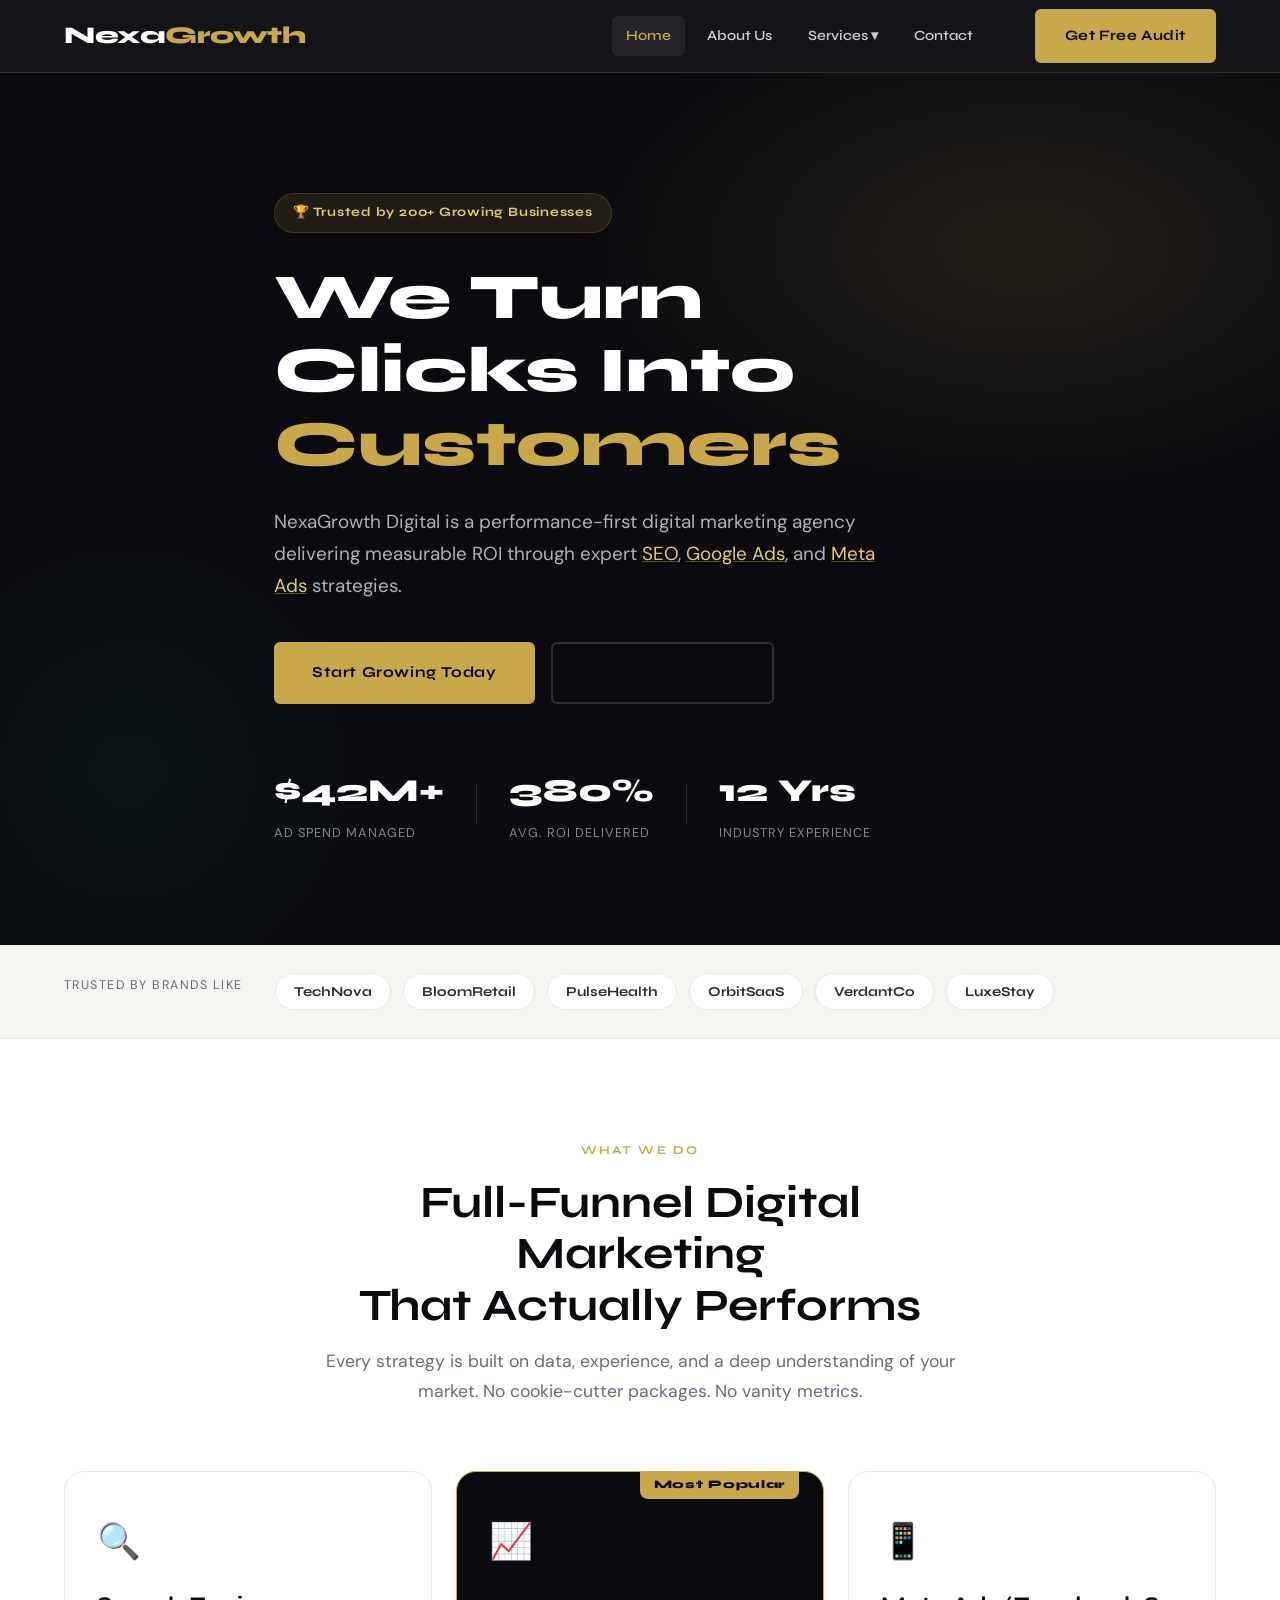
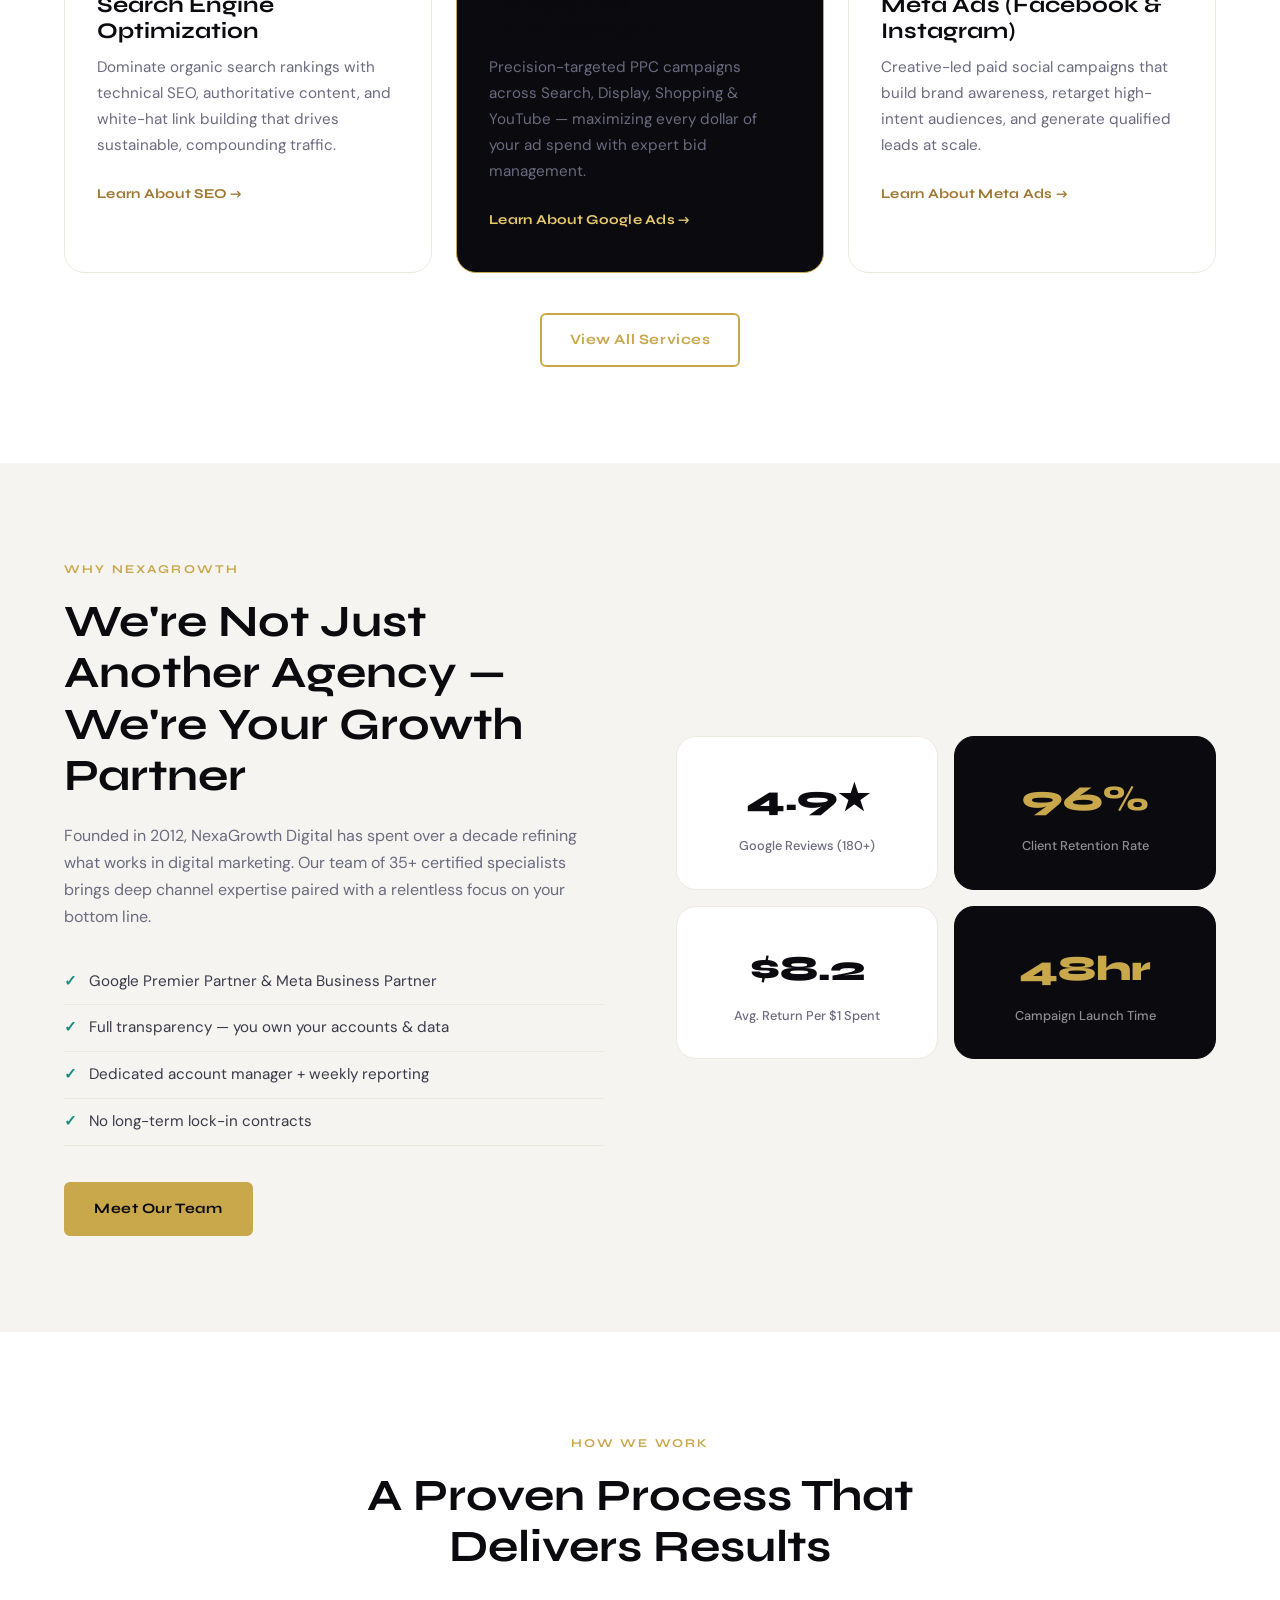
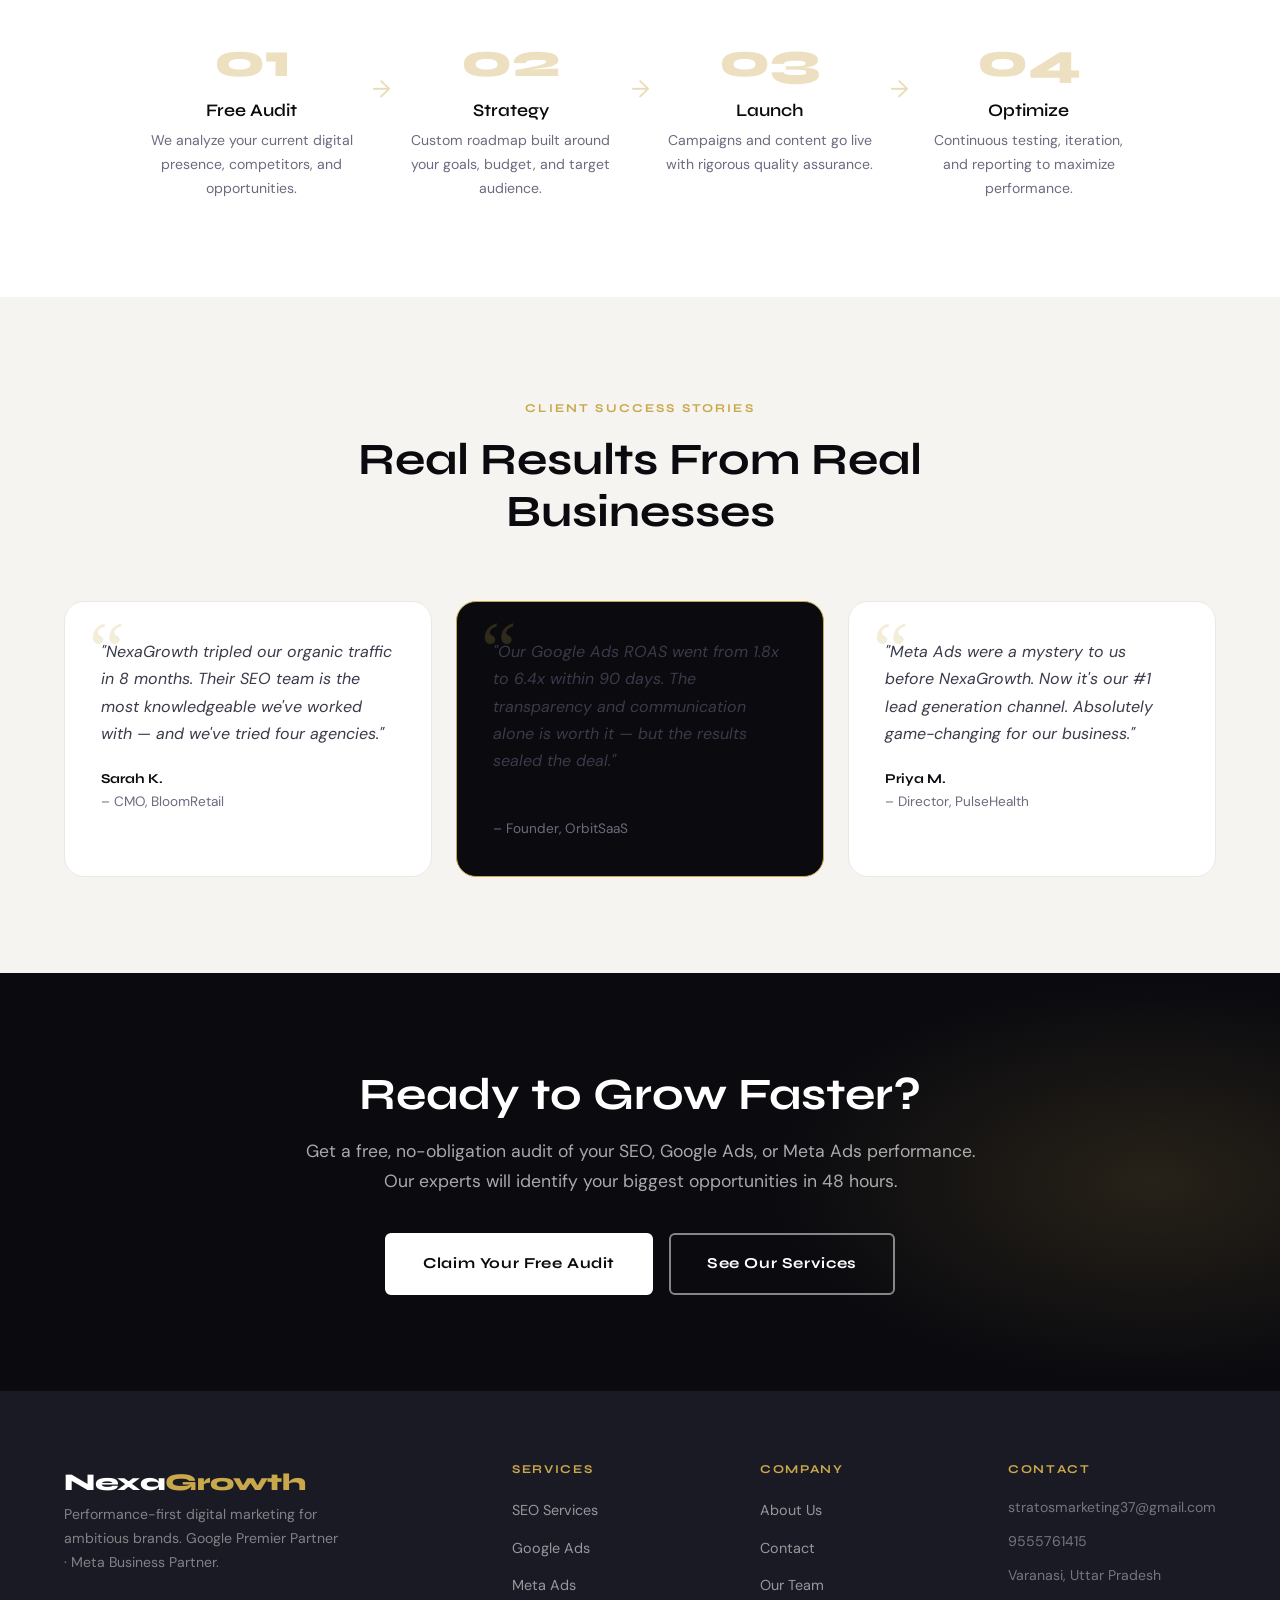
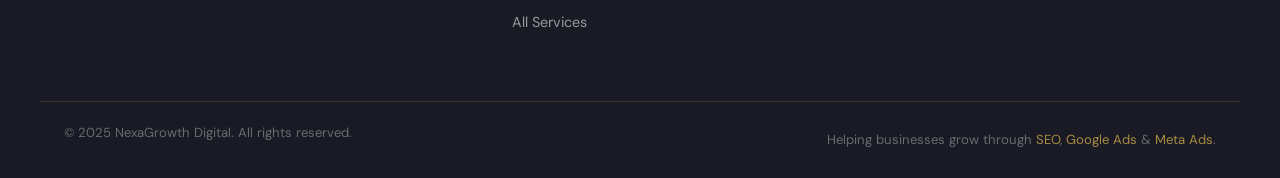
<file: index.html>
<!DOCTYPE html>
<html lang="en">
<head>
  <meta charset="UTF-8" />
  <meta name="viewport" content="width=device-width, initial-scale=1.0" />
  <meta name="description" content="NexaGrowth Digital – Award-winning digital marketing agency specializing in SEO, Google Ads, and Meta Ads. Proven results. Transparent strategies. Real growth." />
  <meta name="keywords" content="digital marketing agency, SEO services, Google Ads management, Meta Ads, PPC agency" />
  <title>NexaGrowth Digital | Expert Digital Marketing Agency</title>
  <link rel="preconnect" href="https://fonts.googleapis.com" />
  <link href="https://fonts.googleapis.com/css2?family=Syne:wght@400;600;700;800&family=DM+Sans:ital,wght@0,300;0,400;0,500;1,300&display=swap" rel="stylesheet" />
  <link rel="stylesheet" href="style.css" />
</head>
<body class="page-home">

  <!-- NAV -->
  <header class="site-header">
    <nav class="nav container">
      <a href="index.html" class="nav-logo">Nexa<span>Growth</span></a>
      <ul class="nav-links">
        <li><a href="index.html" class="active">Home</a></li>
         <li><a href="about.html">About Us</a></li>
        <li class="has-dropdown">
          <a href="services.html">Services ▾</a>
          <ul class="dropdown">
            <li><a href="seo.html">SEO</a></li>
            <li><a href="google-ads.html">Google Ads</a></li>
            <li><a href="meta-ads.html">Meta Ads</a></li>
          </ul>
        </li>
        <li><a href="contact.html">Contact</a></li>
      </ul>
      <a href="contact.html" class="btn btn-primary nav-cta">Get Free Audit</a>
      <button class="nav-toggle" aria-label="Menu">&#9776;</button>
    </nav>
  </header>

  <!-- HERO -->
  <section class="hero">
    <div class="hero-bg"></div>
    <div class="container hero-inner">
      <div class="hero-badge">🏆 Trusted by 200+ Growing Businesses</div>
      <h1 class="hero-title">We Turn Clicks Into <em>Customers</em></h1>
      <p class="hero-sub">NexaGrowth Digital is a performance-first digital marketing agency delivering measurable ROI through expert <a href="seo.html">SEO</a>, <a href="google-ads.html">Google Ads</a>, and <a href="meta-ads.html">Meta Ads</a> strategies.</p>
      <div class="hero-actions">
        <a href="contact.html" class="btn btn-primary btn-lg">Start Growing Today</a>
        <a href="services.html" class="btn btn-ghost btn-lg">Explore Services</a>
      </div>
      <div class="hero-stats">
        <div class="stat"><strong>$42M+</strong><span>Ad Spend Managed</span></div>
        <div class="stat-div"></div>
        <div class="stat"><strong>380%</strong><span>Avg. ROI Delivered</span></div>
        <div class="stat-div"></div>
        <div class="stat"><strong>12 Yrs</strong><span>Industry Experience</span></div>
      </div>
    </div>
  </section>

  <!-- TRUST LOGOS -->
  <section class="trust-bar">
    <div class="container">
      <p class="trust-label">Trusted by brands like</p>
      <div class="trust-logos">
        <span class="logo-pill">TechNova</span>
        <span class="logo-pill">BloomRetail</span>
        <span class="logo-pill">PulseHealth</span>
        <span class="logo-pill">OrbitSaaS</span>
        <span class="logo-pill">VerdantCo</span>
        <span class="logo-pill">LuxeStay</span>
      </div>
    </div>
  </section>

  <!-- SERVICES OVERVIEW -->
  <section class="section services-overview">
    <div class="container">
      <div class="section-header">
        <span class="eyebrow">What We Do</span>
        <h2>Full-Funnel Digital Marketing <br/>That Actually Performs</h2>
        <p>Every strategy is built on data, experience, and a deep understanding of your market. No cookie-cutter packages. No vanity metrics.</p>
      </div>
      <div class="services-grid">
        <article class="service-card">
          <div class="service-icon">🔍</div>
          <h3><a href="seo.html">Search Engine Optimization</a></h3>
          <p>Dominate organic search rankings with technical SEO, authoritative content, and white-hat link building that drives sustainable, compounding traffic.</p>
          <a href="seo.html" class="card-link">Learn About SEO →</a>
        </article>
        <article class="service-card service-card--featured">
          <div class="service-badge">Most Popular</div>
          <div class="service-icon">📈</div>
          <h3><a href="google-ads.html">Google Ads Management</a></h3>
          <p>Precision-targeted PPC campaigns across Search, Display, Shopping & YouTube — maximizing every dollar of your ad spend with expert bid management.</p>
          <a href="google-ads.html" class="card-link">Learn About Google Ads →</a>
        </article>
        <article class="service-card">
          <div class="service-icon">📱</div>
          <h3><a href="meta-ads.html">Meta Ads (Facebook & Instagram)</a></h3>
          <p>Creative-led paid social campaigns that build brand awareness, retarget high-intent audiences, and generate qualified leads at scale.</p>
          <a href="meta-ads.html" class="card-link">Learn About Meta Ads →</a>
        </article>
      </div>
      <div class="services-cta">
        <a href="services.html" class="btn btn-outline">View All Services</a>
      </div>
    </div>
  </section>

  <!-- WHY US -->
  <section class="section why-us">
    <div class="container why-inner">
      <div class="why-content">
        <span class="eyebrow">Why NexaGrowth</span>
        <h2>We're Not Just Another Agency — We're Your Growth Partner</h2>
        <p>Founded in 2012, NexaGrowth Digital has spent over a decade refining what works in digital marketing. Our team of 35+ certified specialists brings deep channel expertise paired with a relentless focus on your bottom line.</p>
        <ul class="why-list">
          <li><span class="check">✓</span> Google Premier Partner & Meta Business Partner</li>
          <li><span class="check">✓</span> Full transparency — you own your accounts & data</li>
          <li><span class="check">✓</span> Dedicated account manager + weekly reporting</li>
          <li><span class="check">✓</span> No long-term lock-in contracts</li>
        </ul>
        <a href="about.html" class="btn btn-primary">Meet Our Team</a>
      </div>
      <div class="why-visual">
        <div class="metric-card">
          <div class="metric-num">4.9★</div>
          <div class="metric-label">Google Reviews (180+)</div>
        </div>
        <div class="metric-card metric-card--accent">
          <div class="metric-num">96%</div>
          <div class="metric-label">Client Retention Rate</div>
        </div>
        <div class="metric-card">
          <div class="metric-num">$8.2</div>
          <div class="metric-label">Avg. Return Per $1 Spent</div>
        </div>
        <div class="metric-card metric-card--accent">
          <div class="metric-num">48hr</div>
          <div class="metric-label">Campaign Launch Time</div>
        </div>
      </div>
    </div>
  </section>

  <!-- PROCESS -->
  <section class="section process-section">
    <div class="container">
      <div class="section-header">
        <span class="eyebrow">How We Work</span>
        <h2>A Proven Process That Delivers Results</h2>
      </div>
      <div class="process-steps">
        <div class="step"><div class="step-num">01</div><h4>Free Audit</h4><p>We analyze your current digital presence, competitors, and opportunities.</p></div>
        <div class="step-arrow">→</div>
        <div class="step"><div class="step-num">02</div><h4>Strategy</h4><p>Custom roadmap built around your goals, budget, and target audience.</p></div>
        <div class="step-arrow">→</div>
        <div class="step"><div class="step-num">03</div><h4>Launch</h4><p>Campaigns and content go live with rigorous quality assurance.</p></div>
        <div class="step-arrow">→</div>
        <div class="step"><div class="step-num">04</div><h4>Optimize</h4><p>Continuous testing, iteration, and reporting to maximize performance.</p></div>
      </div>
    </div>
  </section>

  <!-- TESTIMONIALS -->
  <section class="section testimonials">
    <div class="container">
      <div class="section-header">
        <span class="eyebrow">Client Success Stories</span>
        <h2>Real Results From Real Businesses</h2>
      </div>
      <div class="testimonials-grid">
        <blockquote class="testimonial">
          <p>"NexaGrowth tripled our organic traffic in 8 months. Their SEO team is the most knowledgeable we've worked with — and we've tried four agencies."</p>
          <footer><strong>Sarah K.</strong> – CMO, BloomRetail</footer>
        </blockquote>
        <blockquote class="testimonial testimonial--featured">
          <p>"Our Google Ads ROAS went from 1.8x to 6.4x within 90 days. The transparency and communication alone is worth it — but the results sealed the deal."</p>
          <footer><strong>Marcus T.</strong> – Founder, OrbitSaaS</footer>
        </blockquote>
        <blockquote class="testimonial">
          <p>"Meta Ads were a mystery to us before NexaGrowth. Now it's our #1 lead generation channel. Absolutely game-changing for our business."</p>
          <footer><strong>Priya M.</strong> – Director, PulseHealth</footer>
        </blockquote>
      </div>
    </div>
  </section>

  <!-- CTA BANNER -->
  <section class="cta-banner">
    <div class="container cta-inner">
      <h2>Ready to Grow Faster?</h2>
      <p>Get a free, no-obligation audit of your SEO, Google Ads, or Meta Ads performance. Our experts will identify your biggest opportunities in 48 hours.</p>
      <div class="cta-actions">
        <a href="contact.html" class="btn btn-white btn-lg">Claim Your Free Audit</a>
        <a href="services.html" class="btn btn-ghost-white btn-lg">See Our Services</a>
      </div>
    </div>
  </section>

  <!-- FOOTER -->
  <footer class="site-footer">
    <div class="container footer-grid">
      <div class="footer-brand">
        <a href="index.html" class="nav-logo">Nexa<span>Growth</span></a>
        <p>Performance-first digital marketing for ambitious brands. Google Premier Partner · Meta Business Partner.</p>
      </div>
      <div class="footer-col">
        <h5>Services</h5>
        <ul>
          <li><a href="seo.html">SEO Services</a></li>
          <li><a href="google-ads.html">Google Ads</a></li>
          <li><a href="meta-ads.html">Meta Ads</a></li>
          <li><a href="services.html">All Services</a></li>
        </ul>
      </div>
      <div class="footer-col">
        <h5>Company</h5>
        <ul>
          <li><a href="about.html">About Us</a></li>
          <li><a href="contact.html">Contact</a></li>
          <li><a href="about.html#team">Our Team</a></li>
        </ul>
      </div>
      <div class="footer-col">
        <h5>Contact</h5>
        <ul>
          <li>stratosmarketing37@gmail.com</li>
          <li>9555761415</li>
          <li>Varanasi, Uttar Pradesh</li>
        </ul>
      </div>
    </div>
    <div class="footer-bottom">
      <div class="container">
        <p>© 2025 NexaGrowth Digital. All rights reserved.</p>
        <p>Helping businesses grow through <a href="seo.html">SEO</a>, <a href="google-ads.html">Google Ads</a> & <a href="meta-ads.html">Meta Ads</a>.</p>
      </div>
    </div>
  </footer>

  <script src="nav.js"></script>
</body>
</html>
</file>
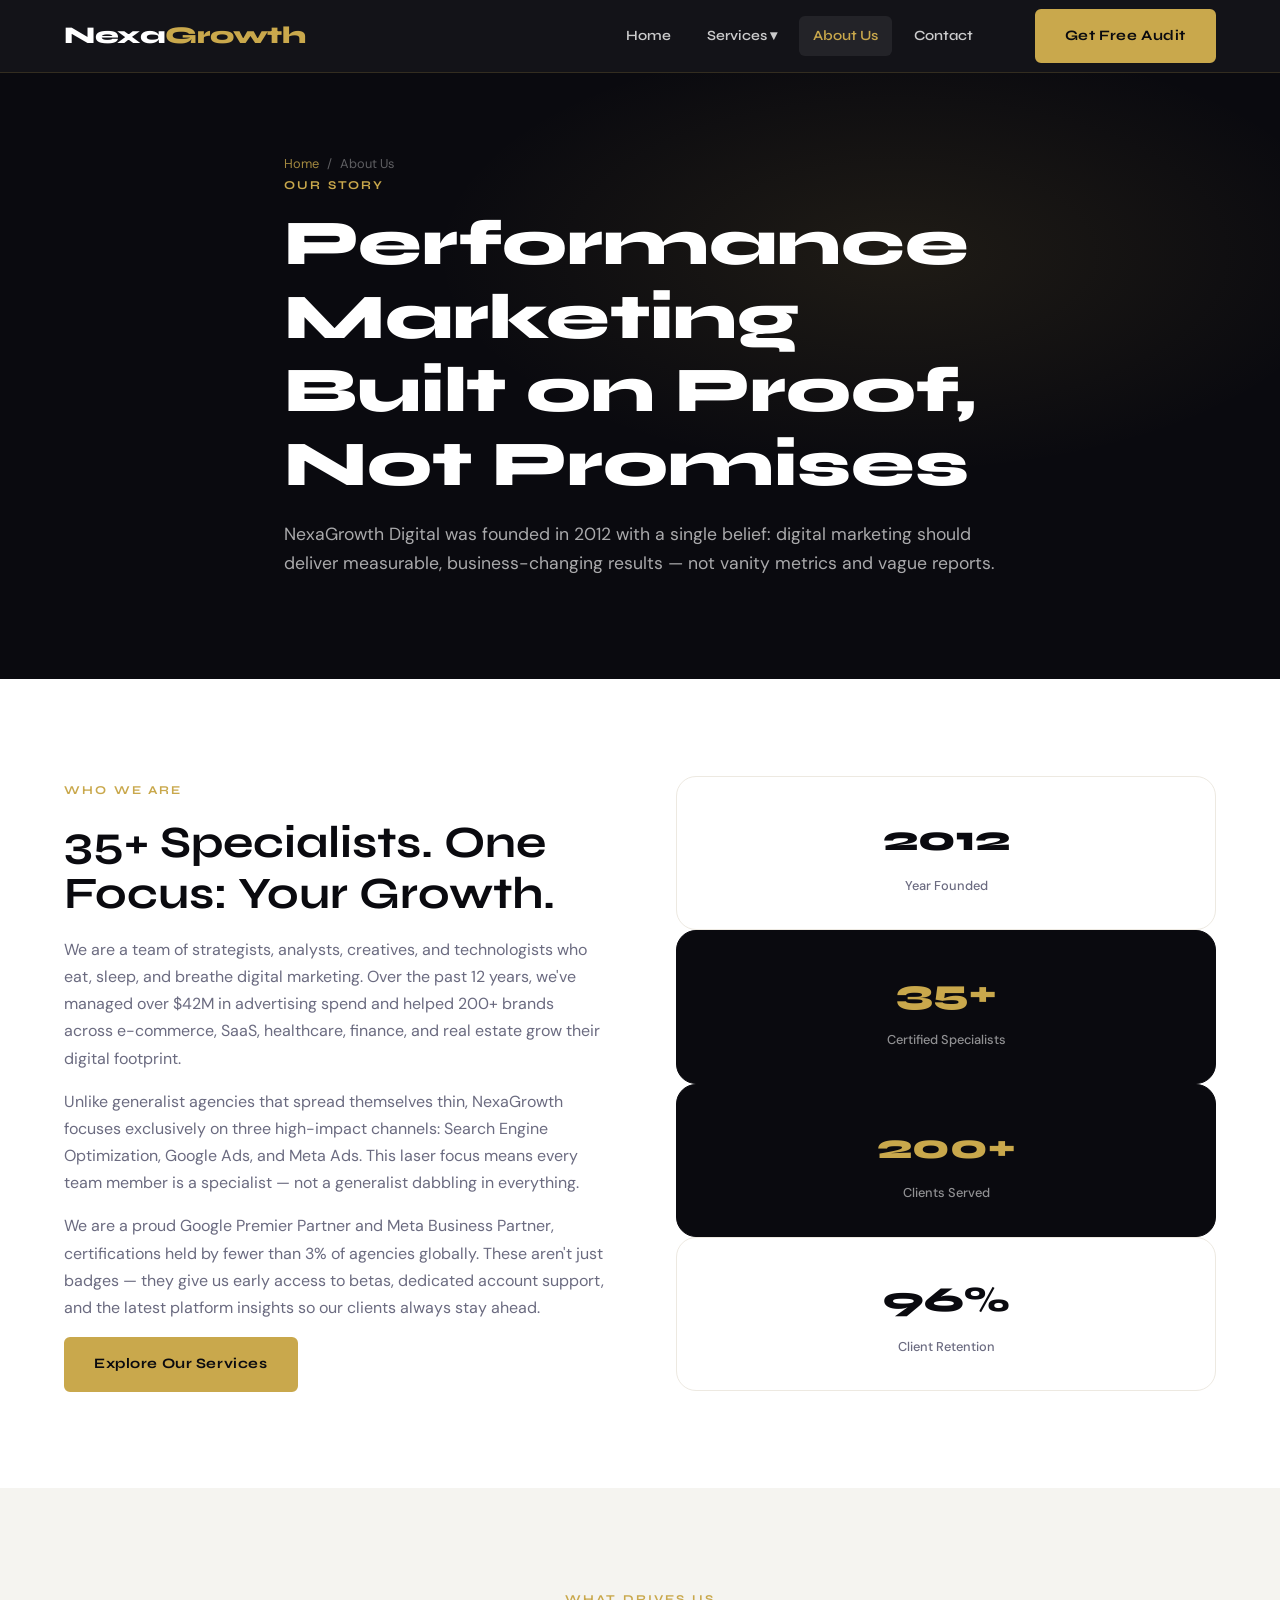
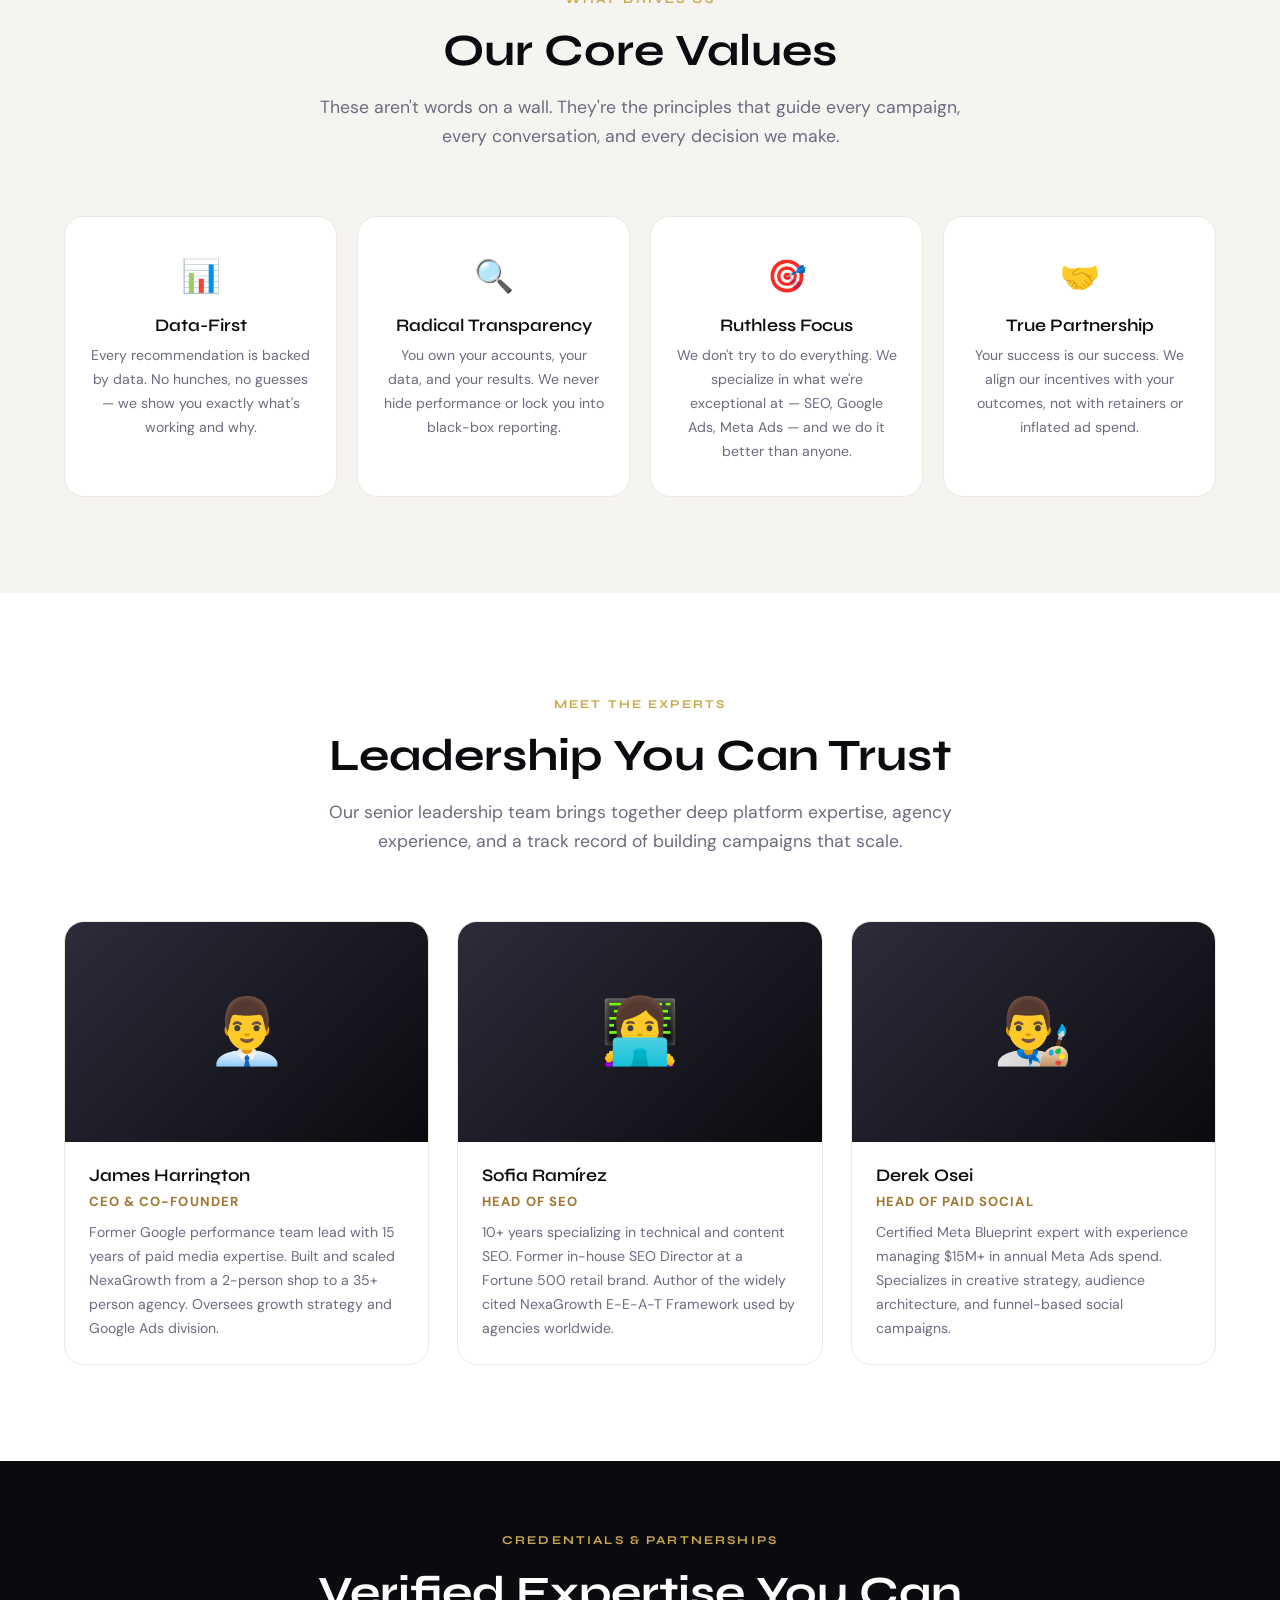
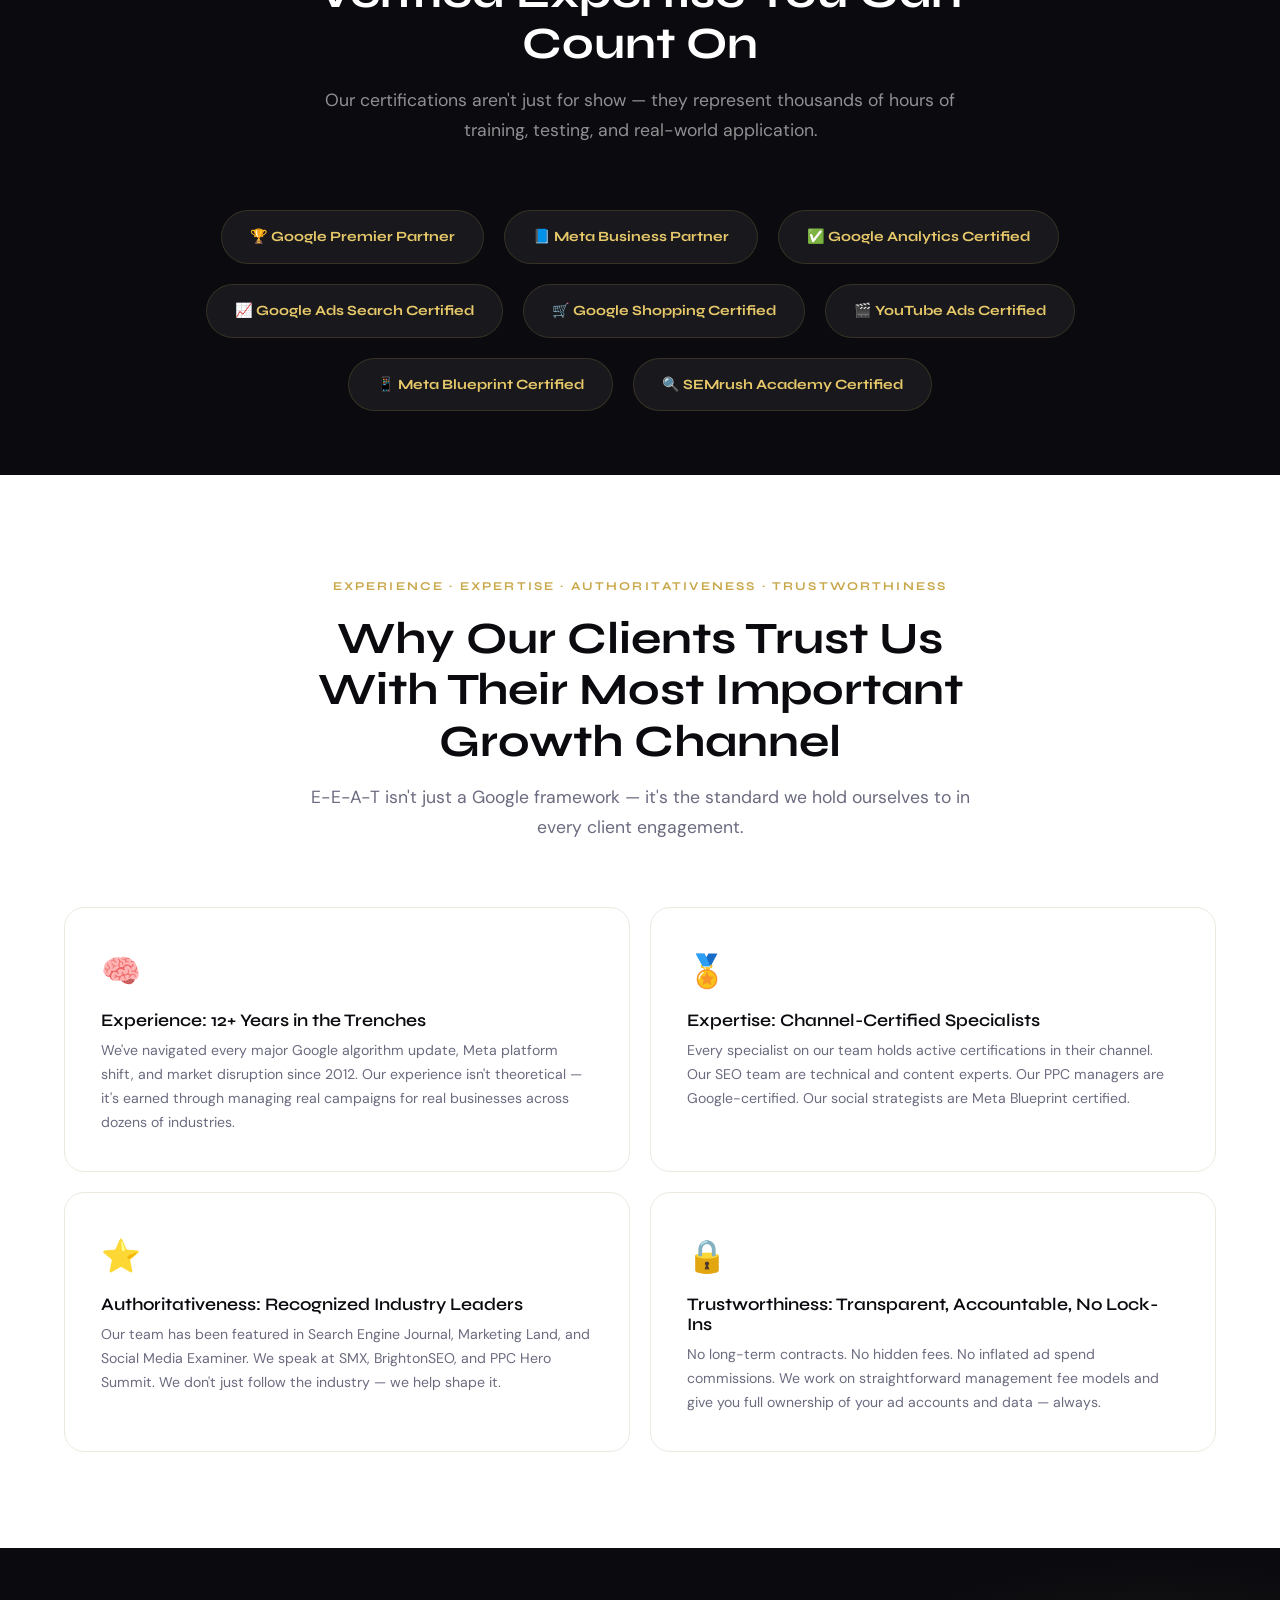
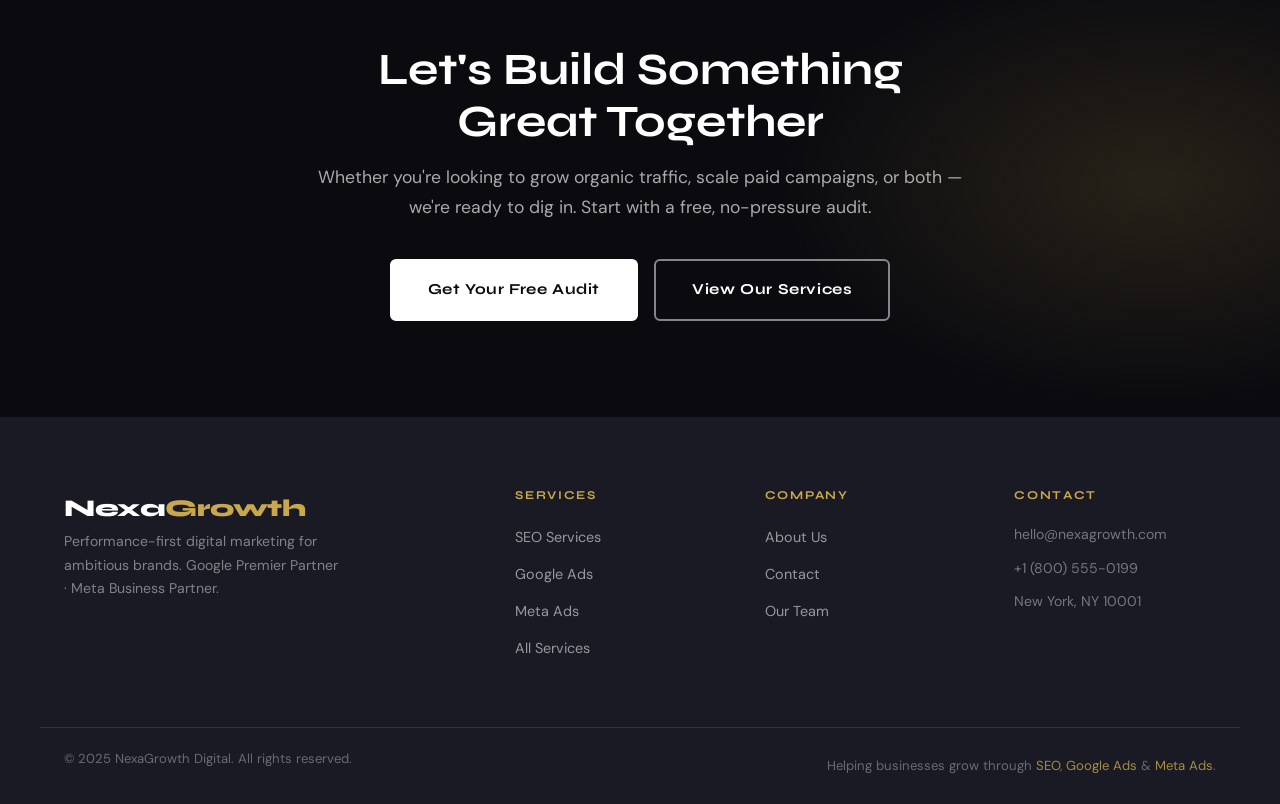
<file: about.html>
<!DOCTYPE html>
<html lang="en">
<head>
  <meta charset="UTF-8" />
  <meta name="viewport" content="width=device-width, initial-scale=1.0" />
  <meta name="description" content="Meet the NexaGrowth Digital team — 35+ certified digital marketing specialists with 12+ years of proven experience in SEO, Google Ads, and Meta Ads. Google Premier Partner." />
  <title>About NexaGrowth Digital | Our Story, Team & Expertise</title>
  <link rel="preconnect" href="https://fonts.googleapis.com" />
  <link href="https://fonts.googleapis.com/css2?family=Syne:wght@400;600;700;800&family=DM+Sans:ital,wght@0,300;0,400;0,500;1,300&display=swap" rel="stylesheet" />
  <link rel="stylesheet" href="style.css" />
</head>
<body class="page-about">

  <header class="site-header">
    <nav class="nav container">
      <a href="index.html" class="nav-logo">Nexa<span>Growth</span></a>
      <ul class="nav-links">
        <li><a href="index.html">Home</a></li>
        <li class="has-dropdown">
          <a href="services.html">Services ▾</a>
          <ul class="dropdown">
            <li><a href="seo.html">SEO</a></li>
            <li><a href="google-ads.html">Google Ads</a></li>
            <li><a href="meta-ads.html">Meta Ads</a></li>
          </ul>
        </li>
        <li><a href="about.html" class="active">About Us</a></li>
        <li><a href="contact.html">Contact</a></li>
      </ul>
      <a href="contact.html" class="btn btn-primary nav-cta">Get Free Audit</a>
      <button class="nav-toggle" aria-label="Menu">&#9776;</button>
    </nav>
  </header>

  <!-- PAGE HERO -->
  <section class="page-hero">
    <div class="container page-hero-inner">
      <div class="breadcrumb"><a href="index.html">Home</a> <span>/</span> About Us</div>
      <span class="eyebrow">Our Story</span>
      <h1>Performance Marketing Built on Proof, Not Promises</h1>
      <p>NexaGrowth Digital was founded in 2012 with a single belief: digital marketing should deliver measurable, business-changing results — not vanity metrics and vague reports.</p>
    </div>
  </section>

  <!-- ABOUT INTRO -->
  <section class="section about-intro">
    <div class="container about-grid">
      <div class="about-text">
        <span class="eyebrow">Who We Are</span>
        <h2>35+ Specialists. One Focus: Your Growth.</h2>
        <p>We are a team of strategists, analysts, creatives, and technologists who eat, sleep, and breathe digital marketing. Over the past 12 years, we've managed over $42M in advertising spend and helped 200+ brands across e-commerce, SaaS, healthcare, finance, and real estate grow their digital footprint.</p>
        <p>Unlike generalist agencies that spread themselves thin, NexaGrowth focuses exclusively on three high-impact channels: <a href="seo.html">Search Engine Optimization</a>, <a href="google-ads.html">Google Ads</a>, and <a href="meta-ads.html">Meta Ads</a>. This laser focus means every team member is a specialist — not a generalist dabbling in everything.</p>
        <p>We are a proud Google Premier Partner and Meta Business Partner, certifications held by fewer than 3% of agencies globally. These aren't just badges — they give us early access to betas, dedicated account support, and the latest platform insights so our clients always stay ahead.</p>
        <a href="services.html" class="btn btn-primary">Explore Our Services</a>
      </div>
      <div class="about-visual">
        <div class="about-stats-grid">
          <div class="metric-card"><div class="metric-num">2012</div><div class="metric-label">Year Founded</div></div>
          <div class="metric-card metric-card--accent"><div class="metric-num">35+</div><div class="metric-label">Certified Specialists</div></div>
          <div class="metric-card metric-card--accent"><div class="metric-num">200+</div><div class="metric-label">Clients Served</div></div>
          <div class="metric-card"><div class="metric-num">96%</div><div class="metric-label">Client Retention</div></div>
        </div>
      </div>
    </div>
  </section>

  <!-- OUR VALUES -->
  <section class="section values-section">
    <div class="container">
      <div class="section-header">
        <span class="eyebrow">What Drives Us</span>
        <h2>Our Core Values</h2>
        <p>These aren't words on a wall. They're the principles that guide every campaign, every conversation, and every decision we make.</p>
      </div>
      <div class="values-grid">
        <div class="value-card">
          <div class="value-icon">📊</div>
          <h4>Data-First</h4>
          <p>Every recommendation is backed by data. No hunches, no guesses — we show you exactly what's working and why.</p>
        </div>
        <div class="value-card">
          <div class="value-icon">🔍</div>
          <h4>Radical Transparency</h4>
          <p>You own your accounts, your data, and your results. We never hide performance or lock you into black-box reporting.</p>
        </div>
        <div class="value-card">
          <div class="value-icon">🎯</div>
          <h4>Ruthless Focus</h4>
          <p>We don't try to do everything. We specialize in what we're exceptional at — <a href="seo.html">SEO</a>, <a href="google-ads.html">Google Ads</a>, <a href="meta-ads.html">Meta Ads</a> — and we do it better than anyone.</p>
        </div>
        <div class="value-card">
          <div class="value-icon">🤝</div>
          <h4>True Partnership</h4>
          <p>Your success is our success. We align our incentives with your outcomes, not with retainers or inflated ad spend.</p>
        </div>
      </div>
    </div>
  </section>

  <!-- TEAM -->
  <section class="section team-section" id="team">
    <div class="container">
      <div class="section-header">
        <span class="eyebrow">Meet the Experts</span>
        <h2>Leadership You Can Trust</h2>
        <p>Our senior leadership team brings together deep platform expertise, agency experience, and a track record of building campaigns that scale.</p>
      </div>
      <div class="team-grid">
        <div class="team-card">
          <div class="team-avatar">👨‍💼</div>
          <div class="team-info">
            <h4>James Harrington</h4>
            <div class="role">CEO & Co-Founder</div>
            <p>Former Google performance team lead with 15 years of paid media expertise. Built and scaled NexaGrowth from a 2-person shop to a 35+ person agency. Oversees growth strategy and <a href="google-ads.html">Google Ads</a> division.</p>
          </div>
        </div>
        <div class="team-card">
          <div class="team-avatar">👩‍💻</div>
          <div class="team-info">
            <h4>Sofia Ramírez</h4>
            <div class="role">Head of SEO</div>
            <p>10+ years specializing in technical and content <a href="seo.html">SEO</a>. Former in-house SEO Director at a Fortune 500 retail brand. Author of the widely cited NexaGrowth E-E-A-T Framework used by agencies worldwide.</p>
          </div>
        </div>
        <div class="team-card">
          <div class="team-avatar">👨‍🎨</div>
          <div class="team-info">
            <h4>Derek Osei</h4>
            <div class="role">Head of Paid Social</div>
            <p>Certified Meta Blueprint expert with experience managing $15M+ in annual <a href="meta-ads.html">Meta Ads</a> spend. Specializes in creative strategy, audience architecture, and funnel-based social campaigns.</p>
          </div>
        </div>
      </div>
    </div>
  </section>

  <!-- CERTIFICATIONS -->
  <section class="certs-section">
    <div class="container">
      <div class="section-header">
        <span class="eyebrow">Credentials & Partnerships</span>
        <h2 style="color:var(--white);">Verified Expertise You Can Count On</h2>
        <p style="color:rgba(255,255,255,0.55);">Our certifications aren't just for show — they represent thousands of hours of training, testing, and real-world application.</p>
      </div>
      <div class="certs-grid">
        <div class="cert-pill">🏆 Google Premier Partner</div>
        <div class="cert-pill">📘 Meta Business Partner</div>
        <div class="cert-pill">✅ Google Analytics Certified</div>
        <div class="cert-pill">📈 Google Ads Search Certified</div>
        <div class="cert-pill">🛒 Google Shopping Certified</div>
        <div class="cert-pill">🎬 YouTube Ads Certified</div>
        <div class="cert-pill">📱 Meta Blueprint Certified</div>
        <div class="cert-pill">🔍 SEMrush Academy Certified</div>
      </div>
    </div>
  </section>

  <!-- E-E-A-T SECTION -->
  <section class="section about-intro">
    <div class="container">
      <div class="section-header">
        <span class="eyebrow">Experience · Expertise · Authoritativeness · Trustworthiness</span>
        <h2>Why Our Clients Trust Us With Their Most Important Growth Channel</h2>
        <p>E-E-A-T isn't just a Google framework — it's the standard we hold ourselves to in every client engagement.</p>
      </div>
      <div class="values-grid" style="grid-template-columns:repeat(2,1fr);">
        <div class="value-card" style="text-align:left;padding:36px;">
          <div class="value-icon">🧠</div>
          <h4>Experience: 12+ Years in the Trenches</h4>
          <p>We've navigated every major Google algorithm update, Meta platform shift, and market disruption since 2012. Our experience isn't theoretical — it's earned through managing real campaigns for real businesses across dozens of industries.</p>
        </div>
        <div class="value-card" style="text-align:left;padding:36px;">
          <div class="value-icon">🏅</div>
          <h4>Expertise: Channel-Certified Specialists</h4>
          <p>Every specialist on our team holds active certifications in their channel. Our <a href="seo.html">SEO team</a> are technical and content experts. Our <a href="google-ads.html">PPC managers</a> are Google-certified. Our <a href="meta-ads.html">social strategists</a> are Meta Blueprint certified.</p>
        </div>
        <div class="value-card" style="text-align:left;padding:36px;">
          <div class="value-icon">⭐</div>
          <h4>Authoritativeness: Recognized Industry Leaders</h4>
          <p>Our team has been featured in Search Engine Journal, Marketing Land, and Social Media Examiner. We speak at SMX, BrightonSEO, and PPC Hero Summit. We don't just follow the industry — we help shape it.</p>
        </div>
        <div class="value-card" style="text-align:left;padding:36px;">
          <div class="value-icon">🔒</div>
          <h4>Trustworthiness: Transparent, Accountable, No Lock-Ins</h4>
          <p>No long-term contracts. No hidden fees. No inflated ad spend commissions. We work on straightforward management fee models and give you full ownership of your ad accounts and data — always.</p>
        </div>
      </div>
    </div>
  </section>

  <!-- CTA -->
  <section class="cta-banner">
    <div class="container cta-inner">
      <h2>Let's Build Something Great Together</h2>
      <p>Whether you're looking to grow organic traffic, scale paid campaigns, or both — we're ready to dig in. Start with a free, no-pressure audit.</p>
      <div class="cta-actions">
        <a href="contact.html" class="btn btn-white btn-lg">Get Your Free Audit</a>
        <a href="services.html" class="btn btn-ghost-white btn-lg">View Our Services</a>
      </div>
    </div>
  </section>

  <footer class="site-footer">
    <div class="container footer-grid">
      <div class="footer-brand">
        <a href="index.html" class="nav-logo">Nexa<span>Growth</span></a>
        <p>Performance-first digital marketing for ambitious brands. Google Premier Partner · Meta Business Partner.</p>
      </div>
      <div class="footer-col"><h5>Services</h5><ul><li><a href="seo.html">SEO Services</a></li><li><a href="google-ads.html">Google Ads</a></li><li><a href="meta-ads.html">Meta Ads</a></li><li><a href="services.html">All Services</a></li></ul></div>
      <div class="footer-col"><h5>Company</h5><ul><li><a href="about.html">About Us</a></li><li><a href="contact.html">Contact</a></li><li><a href="about.html#team">Our Team</a></li></ul></div>
      <div class="footer-col"><h5>Contact</h5><ul><li>hello@nexagrowth.com</li><li>+1 (800) 555-0199</li><li>New York, NY 10001</li></ul></div>
    </div>
    <div class="footer-bottom"><div class="container"><p>© 2025 NexaGrowth Digital. All rights reserved.</p><p>Helping businesses grow through <a href="seo.html">SEO</a>, <a href="google-ads.html">Google Ads</a> & <a href="meta-ads.html">Meta Ads</a>.</p></div></div>
  </footer>
  <script src="nav.js"></script>
</body>
</html>
</file>
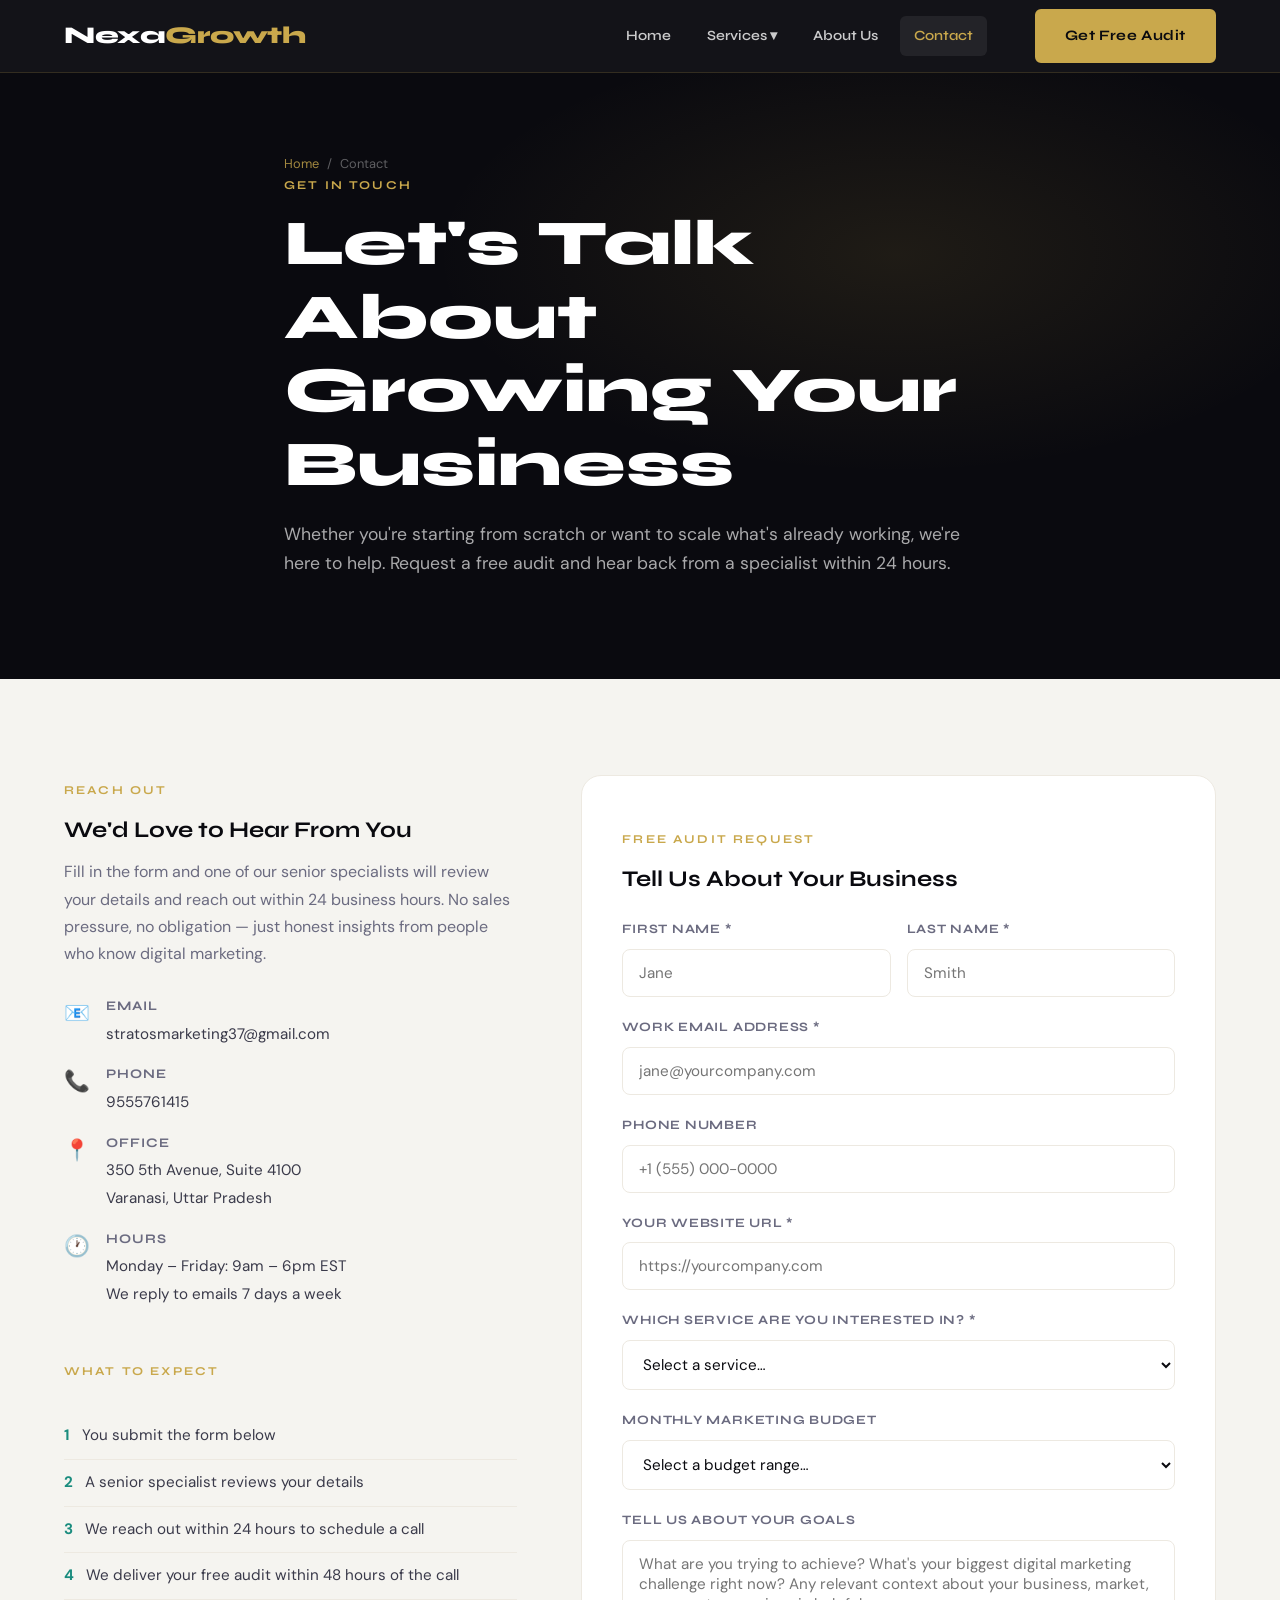
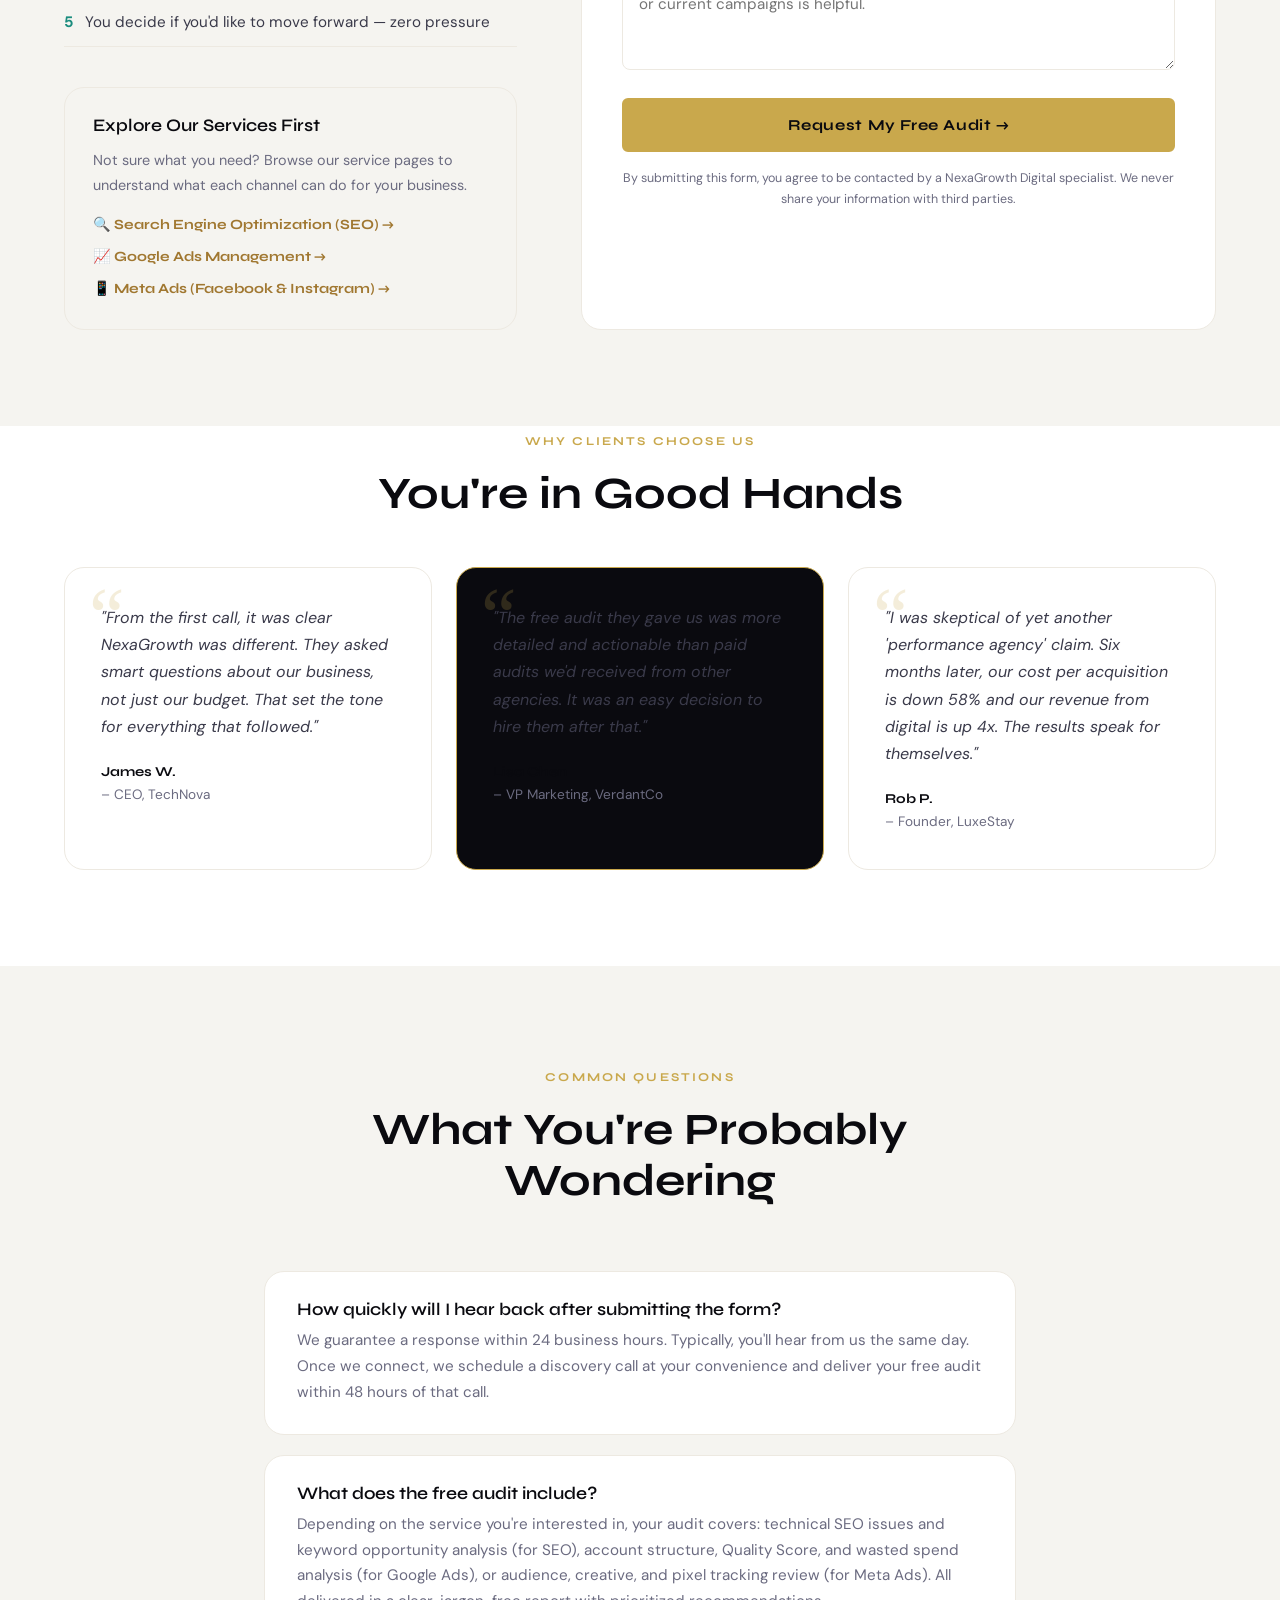
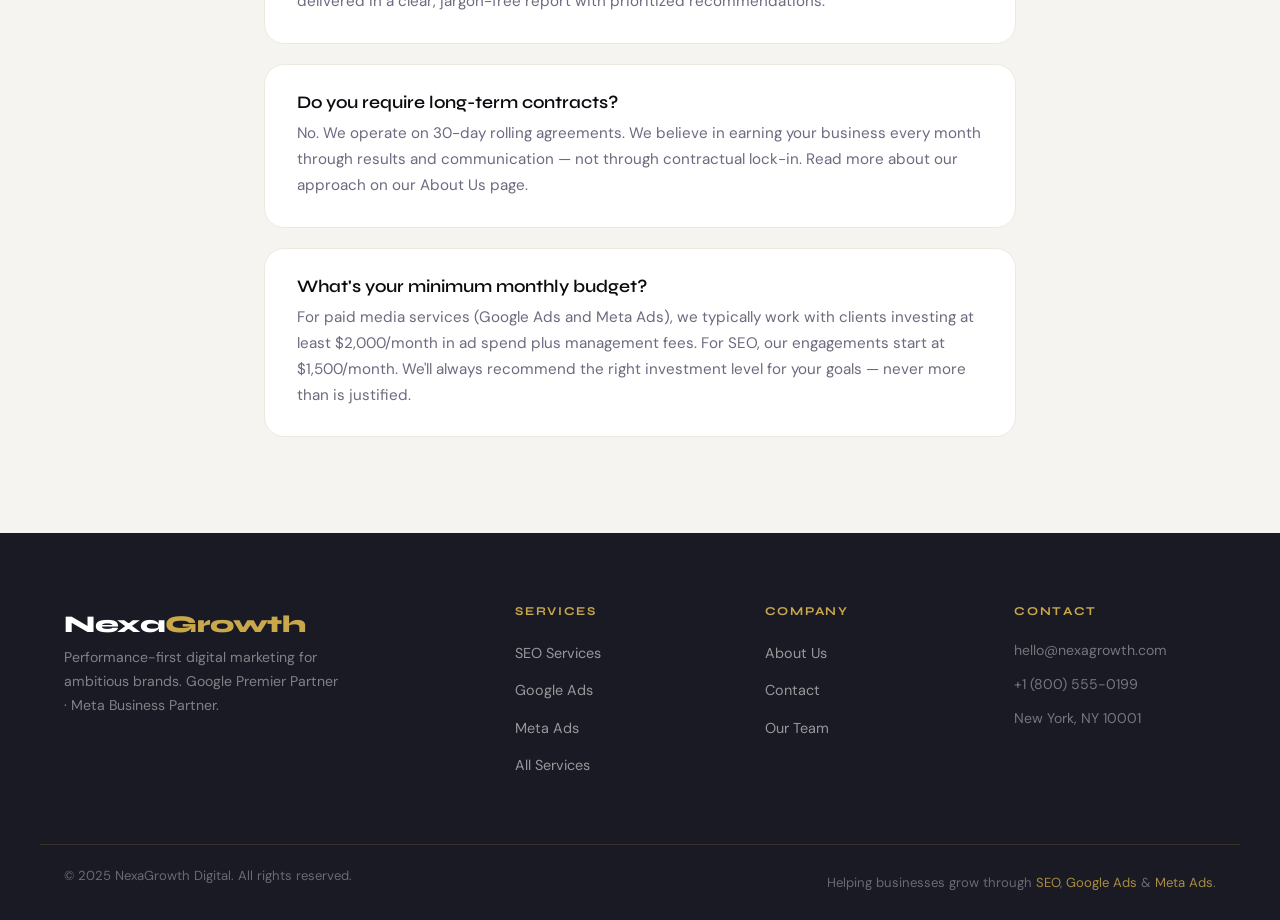
<file: contact.html>
<!DOCTYPE html>
<html lang="en">
<head>
  <meta charset="UTF-8" />
  <meta name="viewport" content="width=device-width, initial-scale=1.0" />
  <meta name="description" content="Contact NexaGrowth Digital — request a free digital marketing audit, book a strategy call, or ask us anything. We respond within 24 hours." />
  <title>Contact Us | Free Digital Marketing Audit – NexaGrowth Digital</title>
  <link rel="preconnect" href="https://fonts.googleapis.com" />
  <link href="https://fonts.googleapis.com/css2?family=Syne:wght@400;600;700;800&family=DM+Sans:ital,wght@0,300;0,400;0,500;1,300&display=swap" rel="stylesheet" />
  <link rel="stylesheet" href="style.css" />
</head>
<body class="page-contact">

  <header class="site-header">
    <nav class="nav container">
      <a href="index.html" class="nav-logo">Nexa<span>Growth</span></a>
      <ul class="nav-links">
        <li><a href="index.html">Home</a></li>
        <li class="has-dropdown">
          <a href="services.html">Services ▾</a>
          <ul class="dropdown">
            <li><a href="seo.html">SEO</a></li>
            <li><a href="google-ads.html">Google Ads</a></li>
            <li><a href="meta-ads.html">Meta Ads</a></li>
          </ul>
        </li>
        <li><a href="about.html">About Us</a></li>
        <li><a href="contact.html" class="active">Contact</a></li>
      </ul>
      <a href="contact.html" class="btn btn-primary nav-cta">Get Free Audit</a>
      <button class="nav-toggle" aria-label="Menu">&#9776;</button>
    </nav>
  </header>

  <!-- PAGE HERO -->
  <section class="page-hero">
    <div class="container page-hero-inner">
      <div class="breadcrumb"><a href="index.html">Home</a> <span>/</span> Contact</div>
      <span class="eyebrow">Get in Touch</span>
      <h1>Let's Talk About Growing Your Business</h1>
      <p>Whether you're starting from scratch or want to scale what's already working, we're here to help. Request a free audit and hear back from a specialist within 24 hours.</p>
    </div>
  </section>

  <!-- CONTACT SECTION -->
  <section class="section contact-section">
    <div class="container contact-grid">

      <!-- INFO -->
      <div class="contact-info">
        <span class="eyebrow">Reach Out</span>
        <h3>We'd Love to Hear From You</h3>
        <p>Fill in the form and one of our senior specialists will review your details and reach out within 24 business hours. No sales pressure, no obligation — just honest insights from people who know digital marketing.</p>

        <div class="contact-details">
          <div class="contact-item">
            <div class="contact-item-icon">📧</div>
            <div>
              <strong>Email</strong>
              <span>stratosmarketing37@gmail.com</span>
            </div>
          </div>
          <div class="contact-item">
            <div class="contact-item-icon">📞</div>
            <div>
              <strong>Phone</strong>
              <span>9555761415</span>
            </div>
          </div>
          <div class="contact-item">
            <div class="contact-item-icon">📍</div>
            <div>
              <strong>Office</strong>
              <span>350 5th Avenue, Suite 4100<br/>Varanasi, Uttar Pradesh</span>
            </div>
          </div>
          <div class="contact-item">
            <div class="contact-item-icon">🕐</div>
            <div>
              <strong>Hours</strong>
              <span>Monday – Friday: 9am – 6pm EST<br/>We reply to emails 7 days a week</span>
            </div>
          </div>
        </div>

        <div style="margin-top:48px;">
          <span class="eyebrow">What to Expect</span>
          <ul class="why-list" style="margin-top:16px;">
            <li><span class="check">1</span> You submit the form below</li>
            <li><span class="check">2</span> A senior specialist reviews your details</li>
            <li><span class="check">3</span> We reach out within 24 hours to schedule a call</li>
            <li><span class="check">4</span> We deliver your free audit within 48 hours of the call</li>
            <li><span class="check">5</span> You decide if you'd like to move forward — zero pressure</li>
          </ul>
        </div>

        <div style="margin-top:40px;padding:28px;background:var(--mist);border-radius:var(--radius-lg);border:1.5px solid var(--mist-2);">
          <h4 style="margin-bottom:12px;">Explore Our Services First</h4>
          <p style="font-size:0.9rem;color:var(--text-lt);margin-bottom:16px;">Not sure what you need? Browse our service pages to understand what each channel can do for your business.</p>
          <div style="display:flex;flex-direction:column;gap:8px;">
            <a href="seo.html" style="font-family:var(--font-display);font-weight:700;font-size:0.88rem;color:var(--gold-dk);">🔍 Search Engine Optimization (SEO) →</a>
            <a href="google-ads.html" style="font-family:var(--font-display);font-weight:700;font-size:0.88rem;color:var(--gold-dk);">📈 Google Ads Management →</a>
            <a href="meta-ads.html" style="font-family:var(--font-display);font-weight:700;font-size:0.88rem;color:var(--gold-dk);">📱 Meta Ads (Facebook & Instagram) →</a>
          </div>
        </div>
      </div>

      <!-- FORM -->
      <div class="contact-form-wrap">
        <form action = "https://formspree.io/f/xdawdyop" method = "POST">
        <span class="eyebrow">Free Audit Request</span>
        <h3>Tell Us About Your Business</h3>

        <div class="form-row">
          <div class="form-group">
            <label for="fname">First Name *</label>
            <input type="text" id="fname" name="first_name" placeholder="Jane" required />
          </div>
          <div class="form-group">
            <label for="lname">Last Name *</label>
            <input type="text" id="lname" name="last_name" placeholder="Smith" required />
          </div>
        </div>

        <div class="form-group">
          <label for="email">Work Email Address *</label>
          <input type="email" id="email" name="email" placeholder="jane@yourcompany.com" required />
        </div>

        <div class="form-group">
          <label for="phone">Phone Number</label>
          <input type="tel" id="phone" name="phone" placeholder="+1 (555) 000-0000" />
        </div>

        <div class="form-group">
          <label for="website">Your Website URL *</label>
          <input type="url" id="website" name="website" placeholder="https://yourcompany.com" required />
        </div>

        <div class="form-group">
          <label for="service">Which Service Are You Interested In? *</label>
          <select id="service" name="service" required>
            <option value="" disabled selected>Select a service…</option>
            <option value="seo">Search Engine Optimization (SEO)</option>
            <option value="google-ads">Google Ads Management</option>
            <option value="meta-ads">Meta Ads (Facebook & Instagram)</option>
            <option value="multiple">Multiple Services / Full Package</option>
            <option value="unsure">Not Sure — I Need Guidance</option>
          </select>
        </div>

        <div class="form-group">
          <label for="budget">Monthly Marketing Budget</label>
          <select id="budget" name="budget">
            <option value="" disabled selected>Select a budget range…</option>
            <option value="under-2k">Under $2,000/month</option>
            <option value="2k-5k">$2,000 – $5,000/month</option>
            <option value="5k-15k">$5,000 – $15,000/month</option>
            <option value="15k-50k">$15,000 – $50,000/month</option>
            <option value="50k-plus">$50,000+/month</option>
          </select>
        </div>

        <div class="form-group">
          <label for="message">Tell Us About Your Goals</label>
          <textarea id="message" name="message" placeholder="What are you trying to achieve? What's your biggest digital marketing challenge right now? Any relevant context about your business, market, or current campaigns is helpful."></textarea>
        </div>

        <button type="submit" class="btn btn-primary btn-lg" style="width:100%;justify-content:center;">
          Request My Free Audit →
        </button>
      </form>

        <p style="font-size:0.78rem;color:var(--text-lt);text-align:center;margin-top:16px;">By submitting this form, you agree to be contacted by a NexaGrowth Digital specialist. We never share your information with third parties.</p>
      </div>

    </div>
  </section>

  <!-- TRUST SECTION -->
  <section class="section" style="background:var(--white);padding-top:0;">
    <div class="container">
      <div class="section-header" style="margin-bottom:48px;">
        <span class="eyebrow">Why Clients Choose Us</span>
        <h2>You're in Good Hands</h2>
      </div>
      <div class="testimonials-grid">
        <blockquote class="testimonial">
          <p>"From the first call, it was clear NexaGrowth was different. They asked smart questions about our business, not just our budget. That set the tone for everything that followed."</p>
          <footer><strong>James W.</strong> – CEO, TechNova</footer>
        </blockquote>
        <blockquote class="testimonial testimonial--featured">
          <p>"The free audit they gave us was more detailed and actionable than paid audits we'd received from other agencies. It was an easy decision to hire them after that."</p>
          <footer><strong>Lisa Chen</strong> – VP Marketing, VerdantCo</footer>
        </blockquote>
        <blockquote class="testimonial">
          <p>"I was skeptical of yet another 'performance agency' claim. Six months later, our cost per acquisition is down 58% and our revenue from digital is up 4x. The results speak for themselves."</p>
          <footer><strong>Rob P.</strong> – Founder, LuxeStay</footer>
        </blockquote>
      </div>
    </div>
  </section>

  <!-- FAQ -->
  <section class="section" style="background:var(--mist);">
    <div class="container" style="max-width:800px;">
      <div class="section-header">
        <span class="eyebrow">Common Questions</span>
        <h2>What You're Probably Wondering</h2>
      </div>
      <div style="display:flex;flex-direction:column;gap:20px;">
        <div class="value-card" style="text-align:left;padding:28px 32px;">
          <h4>How quickly will I hear back after submitting the form?</h4>
          <p style="margin-top:8px;font-size:0.95rem;color:var(--text-lt);">We guarantee a response within 24 business hours. Typically, you'll hear from us the same day. Once we connect, we schedule a discovery call at your convenience and deliver your free audit within 48 hours of that call.</p>
        </div>
        <div class="value-card" style="text-align:left;padding:28px 32px;">
          <h4>What does the free audit include?</h4>
          <p style="margin-top:8px;font-size:0.95rem;color:var(--text-lt);">Depending on the service you're interested in, your audit covers: technical SEO issues and keyword opportunity analysis (for <a href="seo.html">SEO</a>), account structure, Quality Score, and wasted spend analysis (for <a href="google-ads.html">Google Ads</a>), or audience, creative, and pixel tracking review (for <a href="meta-ads.html">Meta Ads</a>). All delivered in a clear, jargon-free report with prioritized recommendations.</p>
        </div>
        <div class="value-card" style="text-align:left;padding:28px 32px;">
          <h4>Do you require long-term contracts?</h4>
          <p style="margin-top:8px;font-size:0.95rem;color:var(--text-lt);">No. We operate on 30-day rolling agreements. We believe in earning your business every month through results and communication — not through contractual lock-in. Read more about our approach on our <a href="about.html">About Us page</a>.</p>
        </div>
        <div class="value-card" style="text-align:left;padding:28px 32px;">
          <h4>What's your minimum monthly budget?</h4>
          <p style="margin-top:8px;font-size:0.95rem;color:var(--text-lt);">For paid media services (<a href="google-ads.html">Google Ads</a> and <a href="meta-ads.html">Meta Ads</a>), we typically work with clients investing at least $2,000/month in ad spend plus management fees. For <a href="seo.html">SEO</a>, our engagements start at $1,500/month. We'll always recommend the right investment level for your goals — never more than is justified.</p>
        </div>
      </div>
    </div>
  </section>

  <footer class="site-footer">
    <div class="container footer-grid">
      <div class="footer-brand"><a href="index.html" class="nav-logo">Nexa<span>Growth</span></a><p>Performance-first digital marketing for ambitious brands. Google Premier Partner · Meta Business Partner.</p></div>
      <div class="footer-col"><h5>Services</h5><ul><li><a href="seo.html">SEO Services</a></li><li><a href="google-ads.html">Google Ads</a></li><li><a href="meta-ads.html">Meta Ads</a></li><li><a href="services.html">All Services</a></li></ul></div>
      <div class="footer-col"><h5>Company</h5><ul><li><a href="about.html">About Us</a></li><li><a href="contact.html">Contact</a></li><li><a href="about.html#team">Our Team</a></li></ul></div>
      <div class="footer-col"><h5>Contact</h5><ul><li>hello@nexagrowth.com</li><li>+1 (800) 555-0199</li><li>New York, NY 10001</li></ul></div>
    </div>
    <div class="footer-bottom"><div class="container"><p>© 2025 NexaGrowth Digital. All rights reserved.</p><p>Helping businesses grow through <a href="seo.html">SEO</a>, <a href="google-ads.html">Google Ads</a> & <a href="meta-ads.html">Meta Ads</a>.</p></div></div>
  </footer>
  <script src="nav.js"></script>
</body>
</html>
</file>
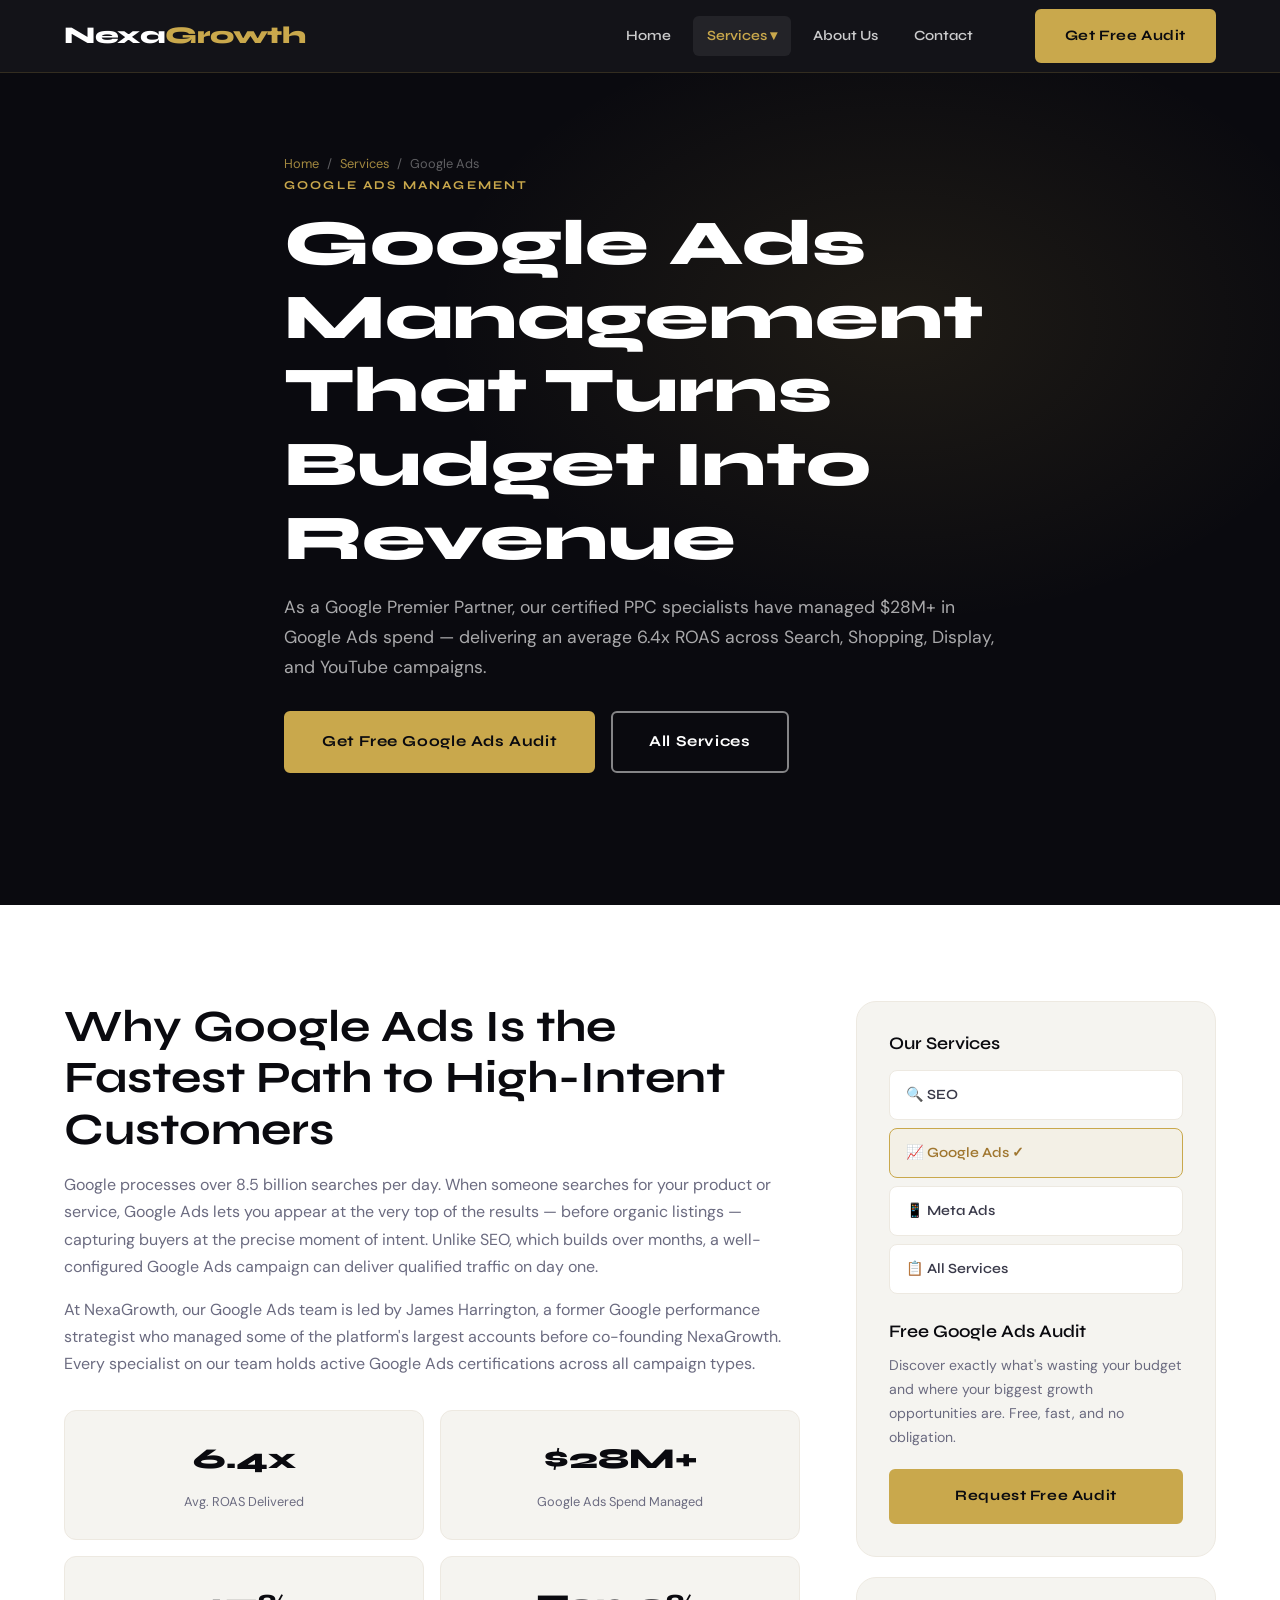
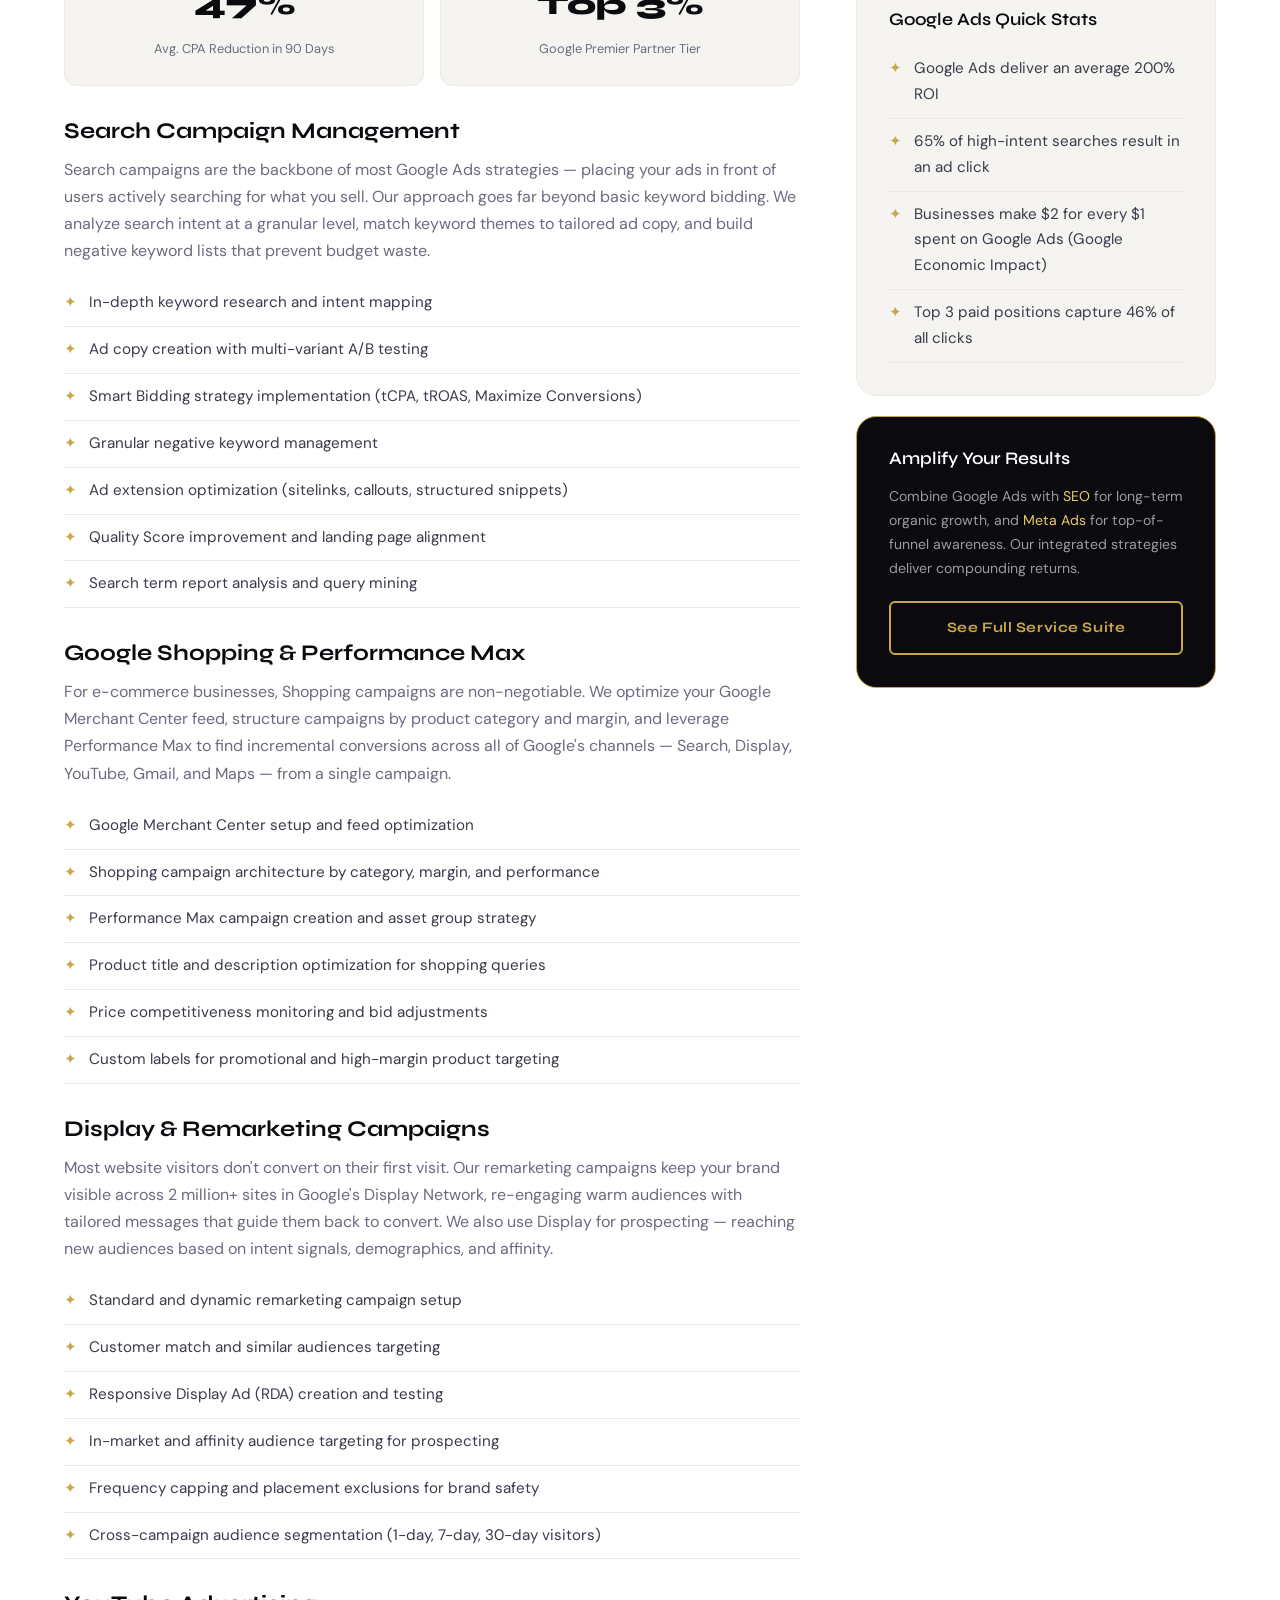
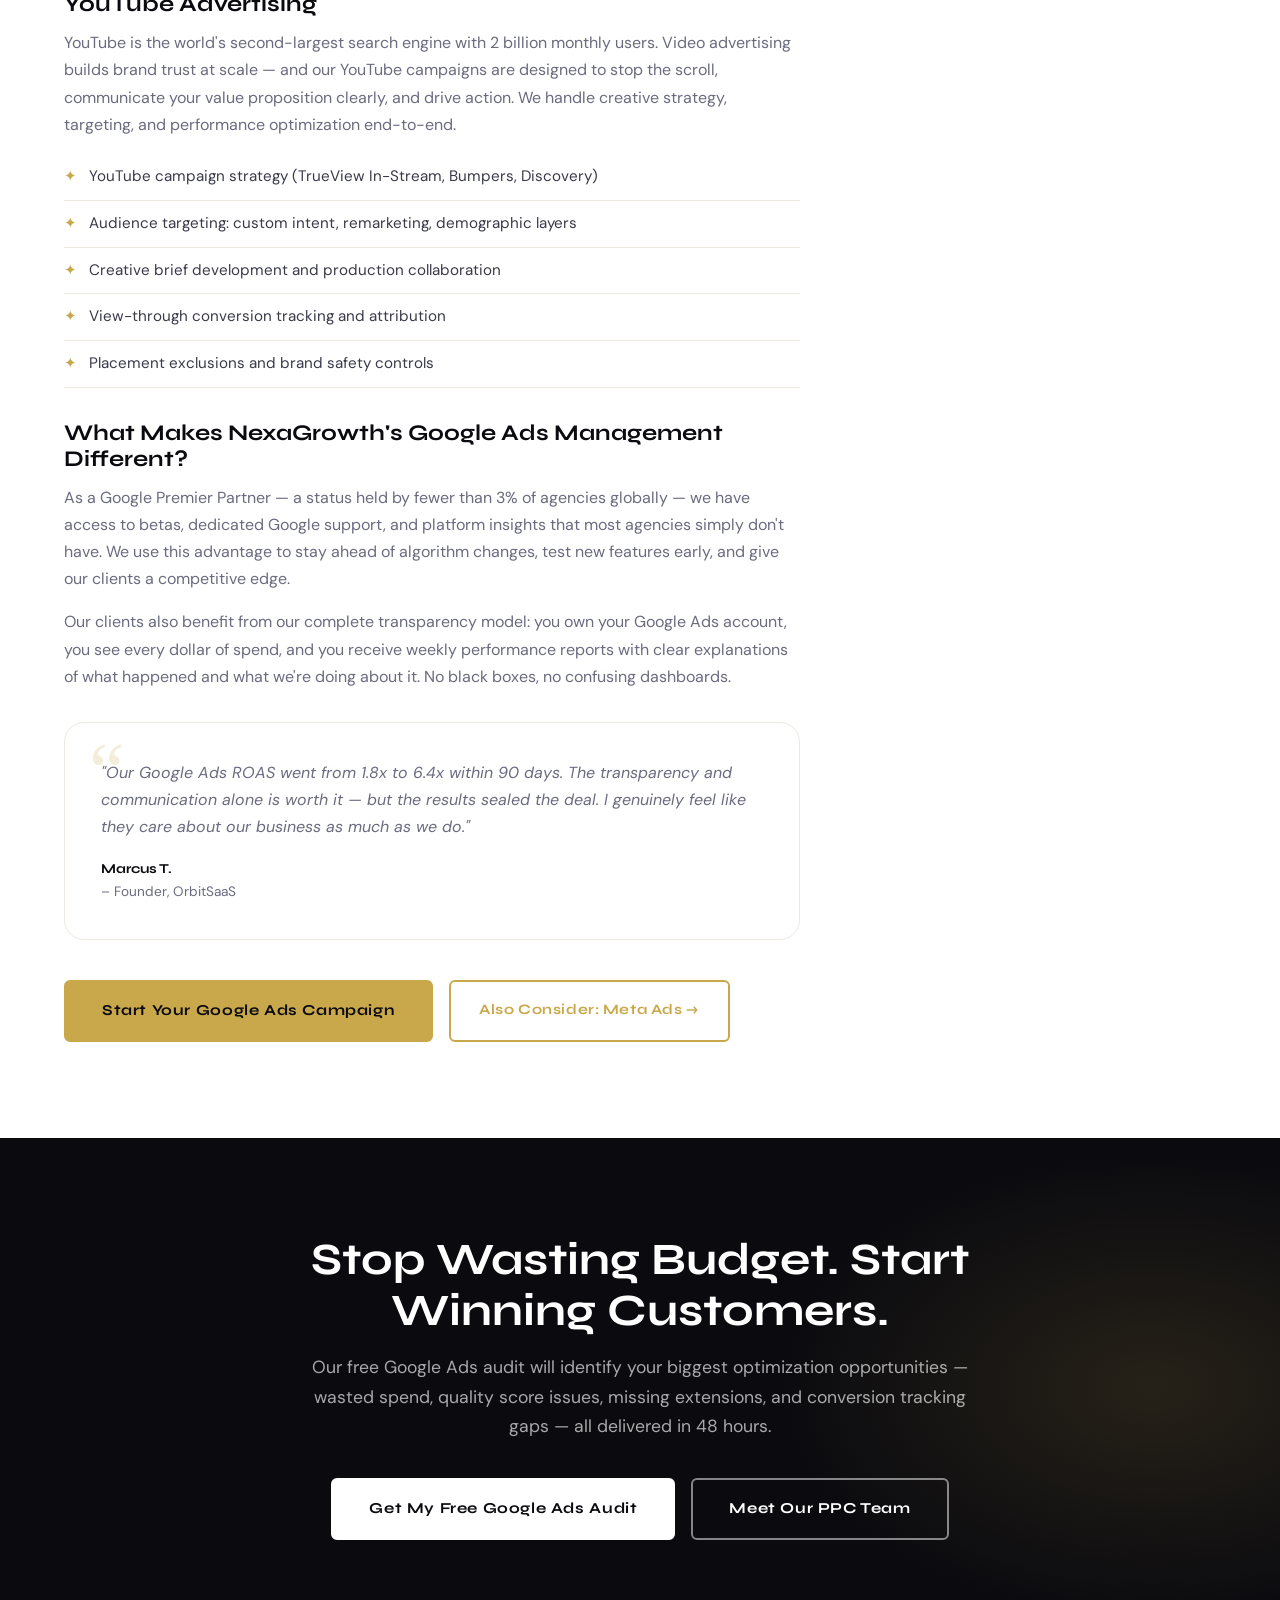
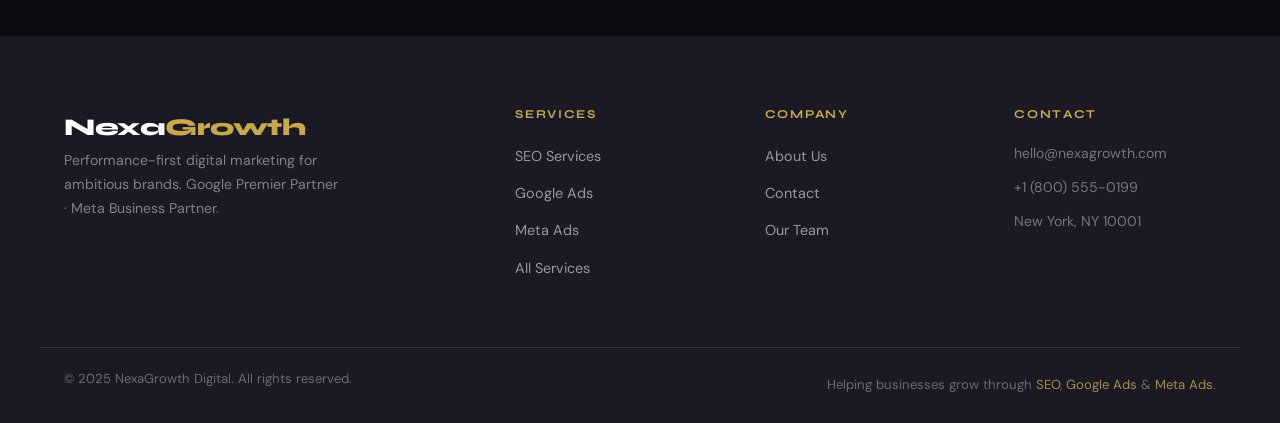
<file: google-ads.html>
<!DOCTYPE html>
<html lang="en">
<head>
  <meta charset="UTF-8" />
  <meta name="viewport" content="width=device-width, initial-scale=1.0" />
  <meta name="description" content="Expert Google Ads management by NexaGrowth Digital — certified PPC specialists managing Search, Shopping, Display & YouTube campaigns. Average 6.4x ROAS for our clients." />
  <title>Google Ads Management | PPC Services – NexaGrowth Digital</title>
  <link rel="preconnect" href="https://fonts.googleapis.com" />
  <link href="https://fonts.googleapis.com/css2?family=Syne:wght@400;600;700;800&family=DM+Sans:ital,wght@0,300;0,400;0,500;1,300&display=swap" rel="stylesheet" />
  <link rel="stylesheet" href="style.css" />
</head>
<body class="page-google-ads">

  <header class="site-header">
    <nav class="nav container">
      <a href="index.html" class="nav-logo">Nexa<span>Growth</span></a>
      <ul class="nav-links">
        <li><a href="index.html">Home</a></li>
        <li class="has-dropdown">
          <a href="services.html" class="active">Services ▾</a>
          <ul class="dropdown">
            <li><a href="seo.html">SEO</a></li>
            <li><a href="google-ads.html">Google Ads</a></li>
            <li><a href="meta-ads.html">Meta Ads</a></li>
          </ul>
        </li>
        <li><a href="about.html">About Us</a></li>
        <li><a href="contact.html">Contact</a></li>
      </ul>
      <a href="contact.html" class="btn btn-primary nav-cta">Get Free Audit</a>
      <button class="nav-toggle" aria-label="Menu">&#9776;</button>
    </nav>
  </header>

  <section class="page-hero">
    <div class="container page-hero-inner">
      <div class="breadcrumb"><a href="index.html">Home</a> <span>/</span> <a href="services.html">Services</a> <span>/</span> Google Ads</div>
      <span class="eyebrow">Google Ads Management</span>
      <h1>Google Ads Management That Turns Budget Into Revenue</h1>
      <p>As a Google Premier Partner, our certified PPC specialists have managed $28M+ in Google Ads spend — delivering an average 6.4x ROAS across Search, Shopping, Display, and YouTube campaigns.</p>
      <div class="hero-actions">
        <a href="contact.html" class="btn btn-primary btn-lg">Get Free Google Ads Audit</a>
        <a href="services.html" class="btn btn-ghost-white btn-lg">All Services</a>
      </div>
    </div>
  </section>

  <section class="section service-detail">
    <div class="container service-detail-grid">

      <div class="service-detail-content">

        <h2>Why Google Ads Is the Fastest Path to High-Intent Customers</h2>
        <p>Google processes over 8.5 billion searches per day. When someone searches for your product or service, Google Ads lets you appear at the very top of the results — before organic listings — capturing buyers at the precise moment of intent. Unlike <a href="seo.html">SEO</a>, which builds over months, a well-configured Google Ads campaign can deliver qualified traffic on day one.</p>
        <p>At NexaGrowth, our Google Ads team is led by James Harrington, a former Google performance strategist who managed some of the platform's largest accounts before co-founding NexaGrowth. Every specialist on our team holds active Google Ads certifications across all campaign types.</p>

        <div class="results-grid">
          <div class="result-card"><strong>6.4x</strong><span>Avg. ROAS Delivered</span></div>
          <div class="result-card"><strong>$28M+</strong><span>Google Ads Spend Managed</span></div>
          <div class="result-card"><strong>47%</strong><span>Avg. CPA Reduction in 90 Days</span></div>
          <div class="result-card"><strong>Top 3%</strong><span>Google Premier Partner Tier</span></div>
        </div>

        <h3 id="search">Search Campaign Management</h3>
        <p>Search campaigns are the backbone of most Google Ads strategies — placing your ads in front of users actively searching for what you sell. Our approach goes far beyond basic keyword bidding. We analyze search intent at a granular level, match keyword themes to tailored ad copy, and build negative keyword lists that prevent budget waste.</p>
        <ul class="feature-list">
          <li>In-depth keyword research and intent mapping</li>
          <li>Ad copy creation with multi-variant A/B testing</li>
          <li>Smart Bidding strategy implementation (tCPA, tROAS, Maximize Conversions)</li>
          <li>Granular negative keyword management</li>
          <li>Ad extension optimization (sitelinks, callouts, structured snippets)</li>
          <li>Quality Score improvement and landing page alignment</li>
          <li>Search term report analysis and query mining</li>
        </ul>

        <h3 id="shopping">Google Shopping & Performance Max</h3>
        <p>For e-commerce businesses, Shopping campaigns are non-negotiable. We optimize your Google Merchant Center feed, structure campaigns by product category and margin, and leverage Performance Max to find incremental conversions across all of Google's channels — Search, Display, YouTube, Gmail, and Maps — from a single campaign.</p>
        <ul class="feature-list">
          <li>Google Merchant Center setup and feed optimization</li>
          <li>Shopping campaign architecture by category, margin, and performance</li>
          <li>Performance Max campaign creation and asset group strategy</li>
          <li>Product title and description optimization for shopping queries</li>
          <li>Price competitiveness monitoring and bid adjustments</li>
          <li>Custom labels for promotional and high-margin product targeting</li>
        </ul>

        <h3 id="display">Display & Remarketing Campaigns</h3>
        <p>Most website visitors don't convert on their first visit. Our remarketing campaigns keep your brand visible across 2 million+ sites in Google's Display Network, re-engaging warm audiences with tailored messages that guide them back to convert. We also use Display for prospecting — reaching new audiences based on intent signals, demographics, and affinity.</p>
        <ul class="feature-list">
          <li>Standard and dynamic remarketing campaign setup</li>
          <li>Customer match and similar audiences targeting</li>
          <li>Responsive Display Ad (RDA) creation and testing</li>
          <li>In-market and affinity audience targeting for prospecting</li>
          <li>Frequency capping and placement exclusions for brand safety</li>
          <li>Cross-campaign audience segmentation (1-day, 7-day, 30-day visitors)</li>
        </ul>

        <h3 id="youtube">YouTube Advertising</h3>
        <p>YouTube is the world's second-largest search engine with 2 billion monthly users. Video advertising builds brand trust at scale — and our YouTube campaigns are designed to stop the scroll, communicate your value proposition clearly, and drive action. We handle creative strategy, targeting, and performance optimization end-to-end.</p>
        <ul class="feature-list">
          <li>YouTube campaign strategy (TrueView In-Stream, Bumpers, Discovery)</li>
          <li>Audience targeting: custom intent, remarketing, demographic layers</li>
          <li>Creative brief development and production collaboration</li>
          <li>View-through conversion tracking and attribution</li>
          <li>Placement exclusions and brand safety controls</li>
        </ul>

        <h3>What Makes NexaGrowth's Google Ads Management Different?</h3>
        <p>As a Google Premier Partner — a status held by fewer than 3% of agencies globally — we have access to betas, dedicated Google support, and platform insights that most agencies simply don't have. We use this advantage to stay ahead of algorithm changes, test new features early, and give our clients a competitive edge.</p>
        <p>Our clients also benefit from our complete transparency model: you own your Google Ads account, you see every dollar of spend, and you receive weekly performance reports with clear explanations of what happened and what we're doing about it. No black boxes, no confusing dashboards.</p>

        <blockquote class="testimonial" style="margin-top:32px;">
          <p>"Our Google Ads ROAS went from 1.8x to 6.4x within 90 days. The transparency and communication alone is worth it — but the results sealed the deal. I genuinely feel like they care about our business as much as we do."</p>
          <footer><strong>Marcus T.</strong> – Founder, OrbitSaaS</footer>
        </blockquote>

        <div style="margin-top:40px;display:flex;gap:16px;flex-wrap:wrap;">
          <a href="contact.html" class="btn btn-primary btn-lg">Start Your Google Ads Campaign</a>
          <a href="meta-ads.html" class="btn btn-outline">Also Consider: Meta Ads →</a>
        </div>
      </div>

      <aside>
        <div class="sidebar-card">
          <h4>Our Services</h4>
          <div class="sidebar-links">
            <a href="seo.html">🔍 SEO</a>
            <a href="google-ads.html" class="active-link">📈 Google Ads ✓</a>
            <a href="meta-ads.html">📱 Meta Ads</a>
            <a href="services.html">📋 All Services</a>
          </div>
          <h4 style="margin-bottom:12px;">Free Google Ads Audit</h4>
          <p>Discover exactly what's wasting your budget and where your biggest growth opportunities are. Free, fast, and no obligation.</p>
          <a href="contact.html" class="btn btn-primary" style="width:100%;justify-content:center;">Request Free Audit</a>
        </div>

        <div class="sidebar-card" style="margin-top:20px;">
          <h4>Google Ads Quick Stats</h4>
          <ul class="feature-list" style="margin:0;">
            <li>Google Ads deliver an average 200% ROI</li>
            <li>65% of high-intent searches result in an ad click</li>
            <li>Businesses make $2 for every $1 spent on Google Ads (Google Economic Impact)</li>
            <li>Top 3 paid positions capture 46% of all clicks</li>
          </ul>
        </div>

        <div class="sidebar-card" style="margin-top:20px;background:var(--ink);border-color:var(--gold);">
          <h4 style="color:var(--white);">Amplify Your Results</h4>
          <p style="color:rgba(255,255,255,0.6);">Combine Google Ads with <a href="seo.html" style="color:var(--gold-lt);">SEO</a> for long-term organic growth, and <a href="meta-ads.html" style="color:var(--gold-lt);">Meta Ads</a> for top-of-funnel awareness. Our integrated strategies deliver compounding returns.</p>
          <a href="services.html" class="btn btn-outline" style="width:100%;justify-content:center;">See Full Service Suite</a>
        </div>
      </aside>

    </div>
  </section>

  <section class="cta-banner">
    <div class="container cta-inner">
      <h2>Stop Wasting Budget. Start Winning Customers.</h2>
      <p>Our free Google Ads audit will identify your biggest optimization opportunities — wasted spend, quality score issues, missing extensions, and conversion tracking gaps — all delivered in 48 hours.</p>
      <div class="cta-actions">
        <a href="contact.html" class="btn btn-white btn-lg">Get My Free Google Ads Audit</a>
        <a href="about.html" class="btn btn-ghost-white btn-lg">Meet Our PPC Team</a>
      </div>
    </div>
  </section>

  <footer class="site-footer">
    <div class="container footer-grid">
      <div class="footer-brand"><a href="index.html" class="nav-logo">Nexa<span>Growth</span></a><p>Performance-first digital marketing for ambitious brands. Google Premier Partner · Meta Business Partner.</p></div>
      <div class="footer-col"><h5>Services</h5><ul><li><a href="seo.html">SEO Services</a></li><li><a href="google-ads.html">Google Ads</a></li><li><a href="meta-ads.html">Meta Ads</a></li><li><a href="services.html">All Services</a></li></ul></div>
      <div class="footer-col"><h5>Company</h5><ul><li><a href="about.html">About Us</a></li><li><a href="contact.html">Contact</a></li><li><a href="about.html#team">Our Team</a></li></ul></div>
      <div class="footer-col"><h5>Contact</h5><ul><li>hello@nexagrowth.com</li><li>+1 (800) 555-0199</li><li>New York, NY 10001</li></ul></div>
    </div>
    <div class="footer-bottom"><div class="container"><p>© 2025 NexaGrowth Digital. All rights reserved.</p><p>Helping businesses grow through <a href="seo.html">SEO</a>, <a href="google-ads.html">Google Ads</a> & <a href="meta-ads.html">Meta Ads</a>.</p></div></div>
  </footer>
  <script src="nav.js"></script>
</body>
</html>
</file>
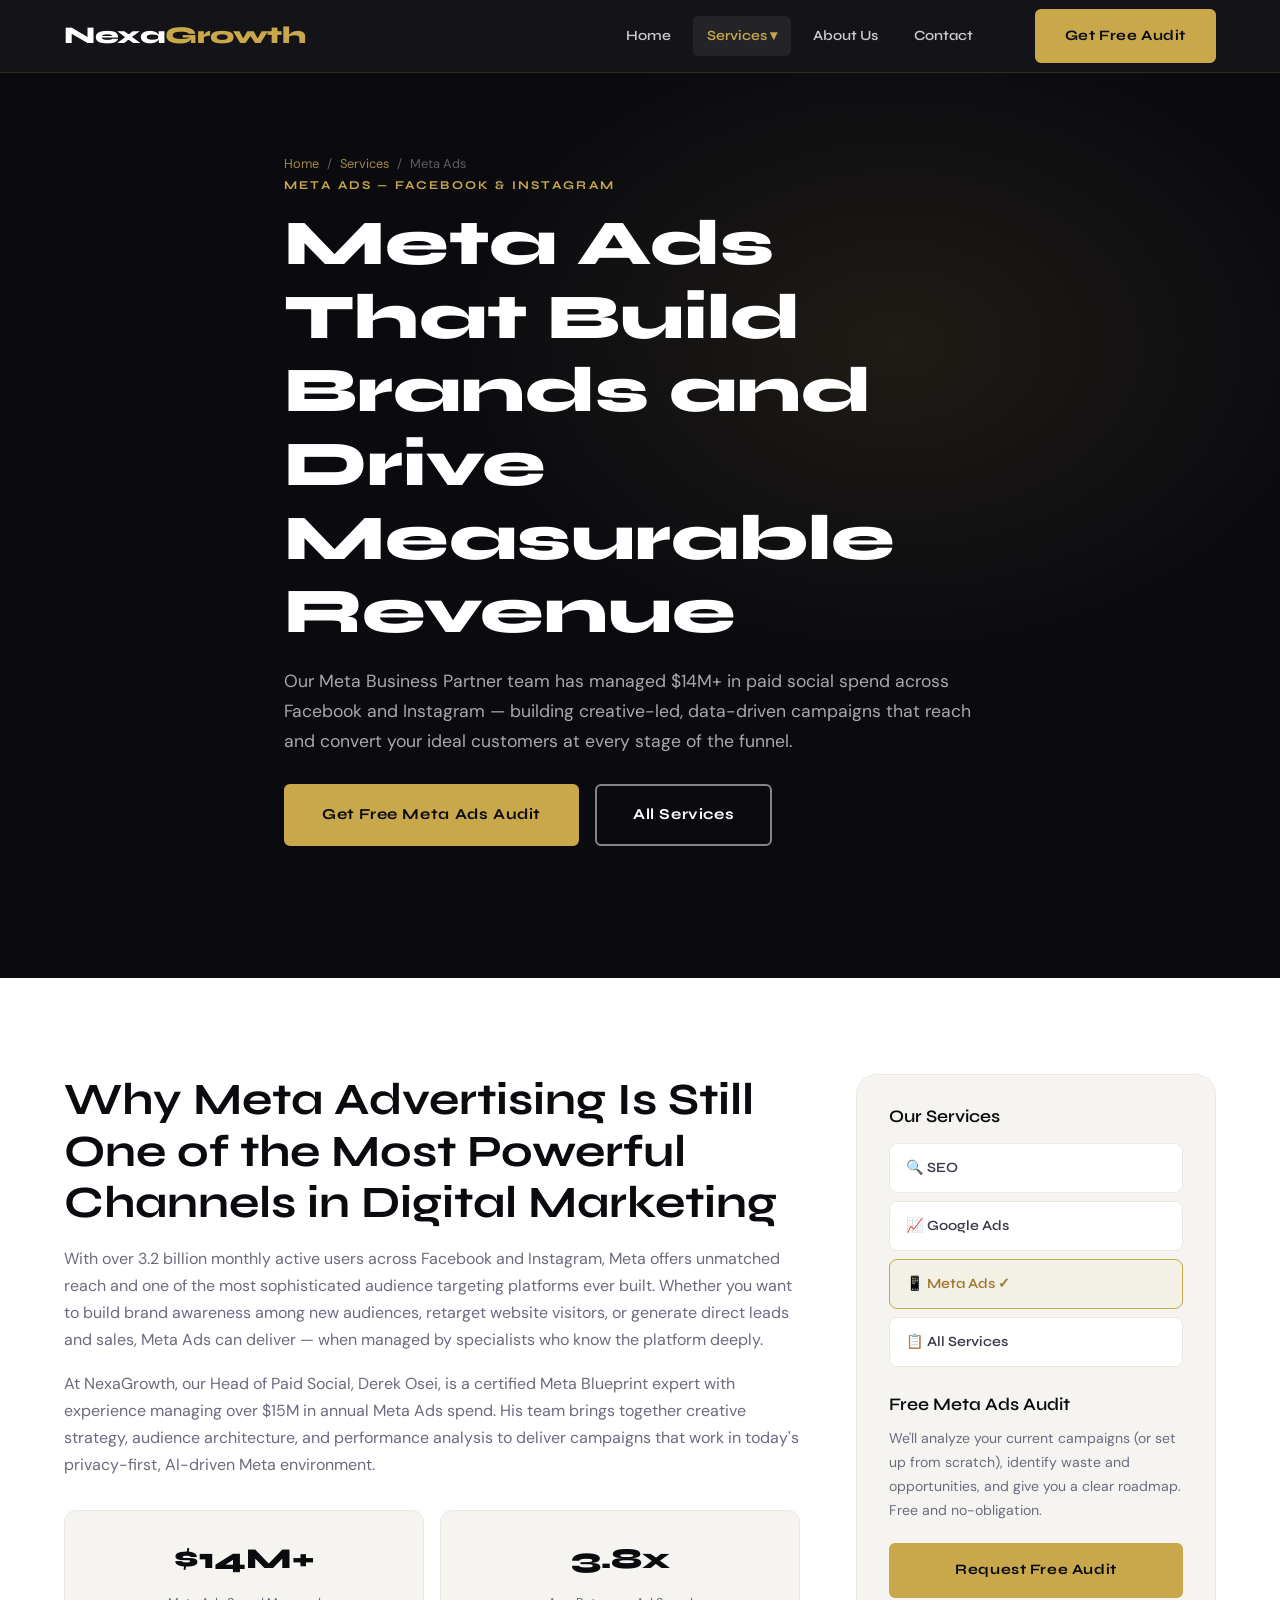
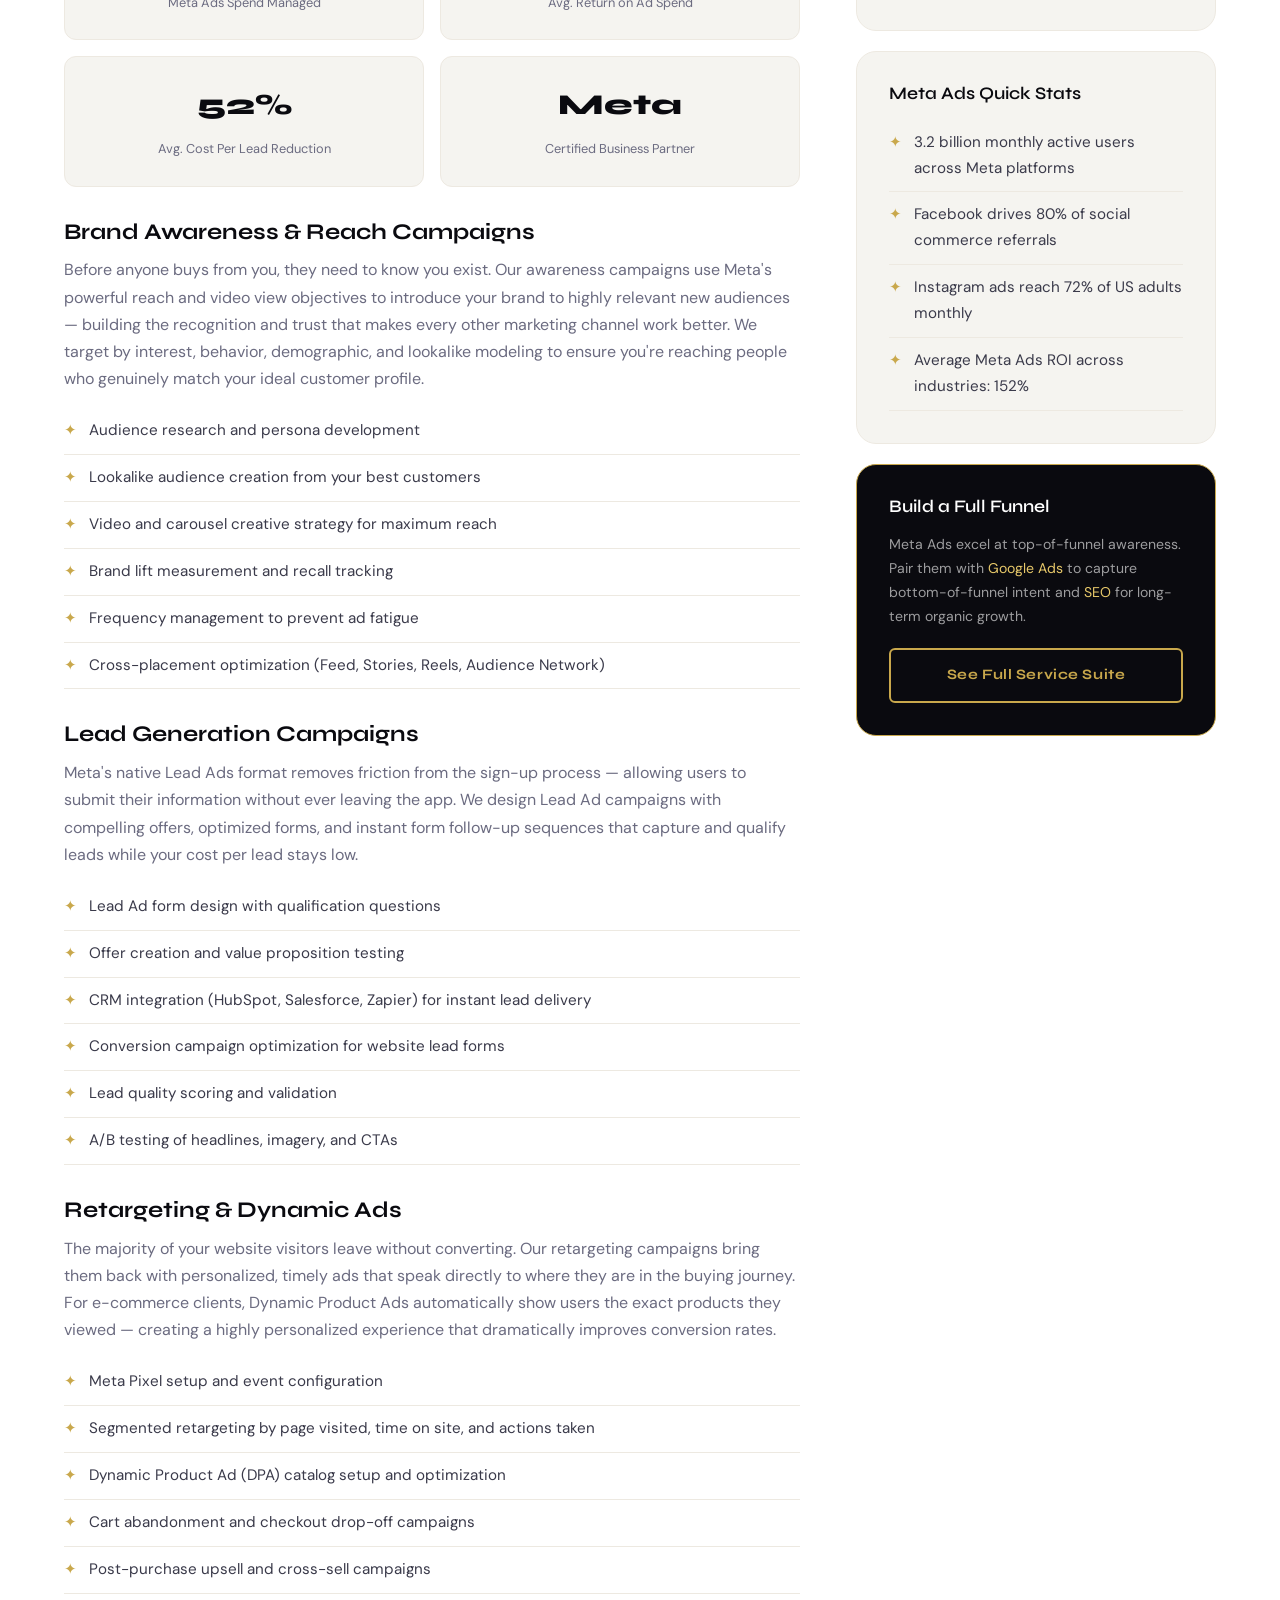
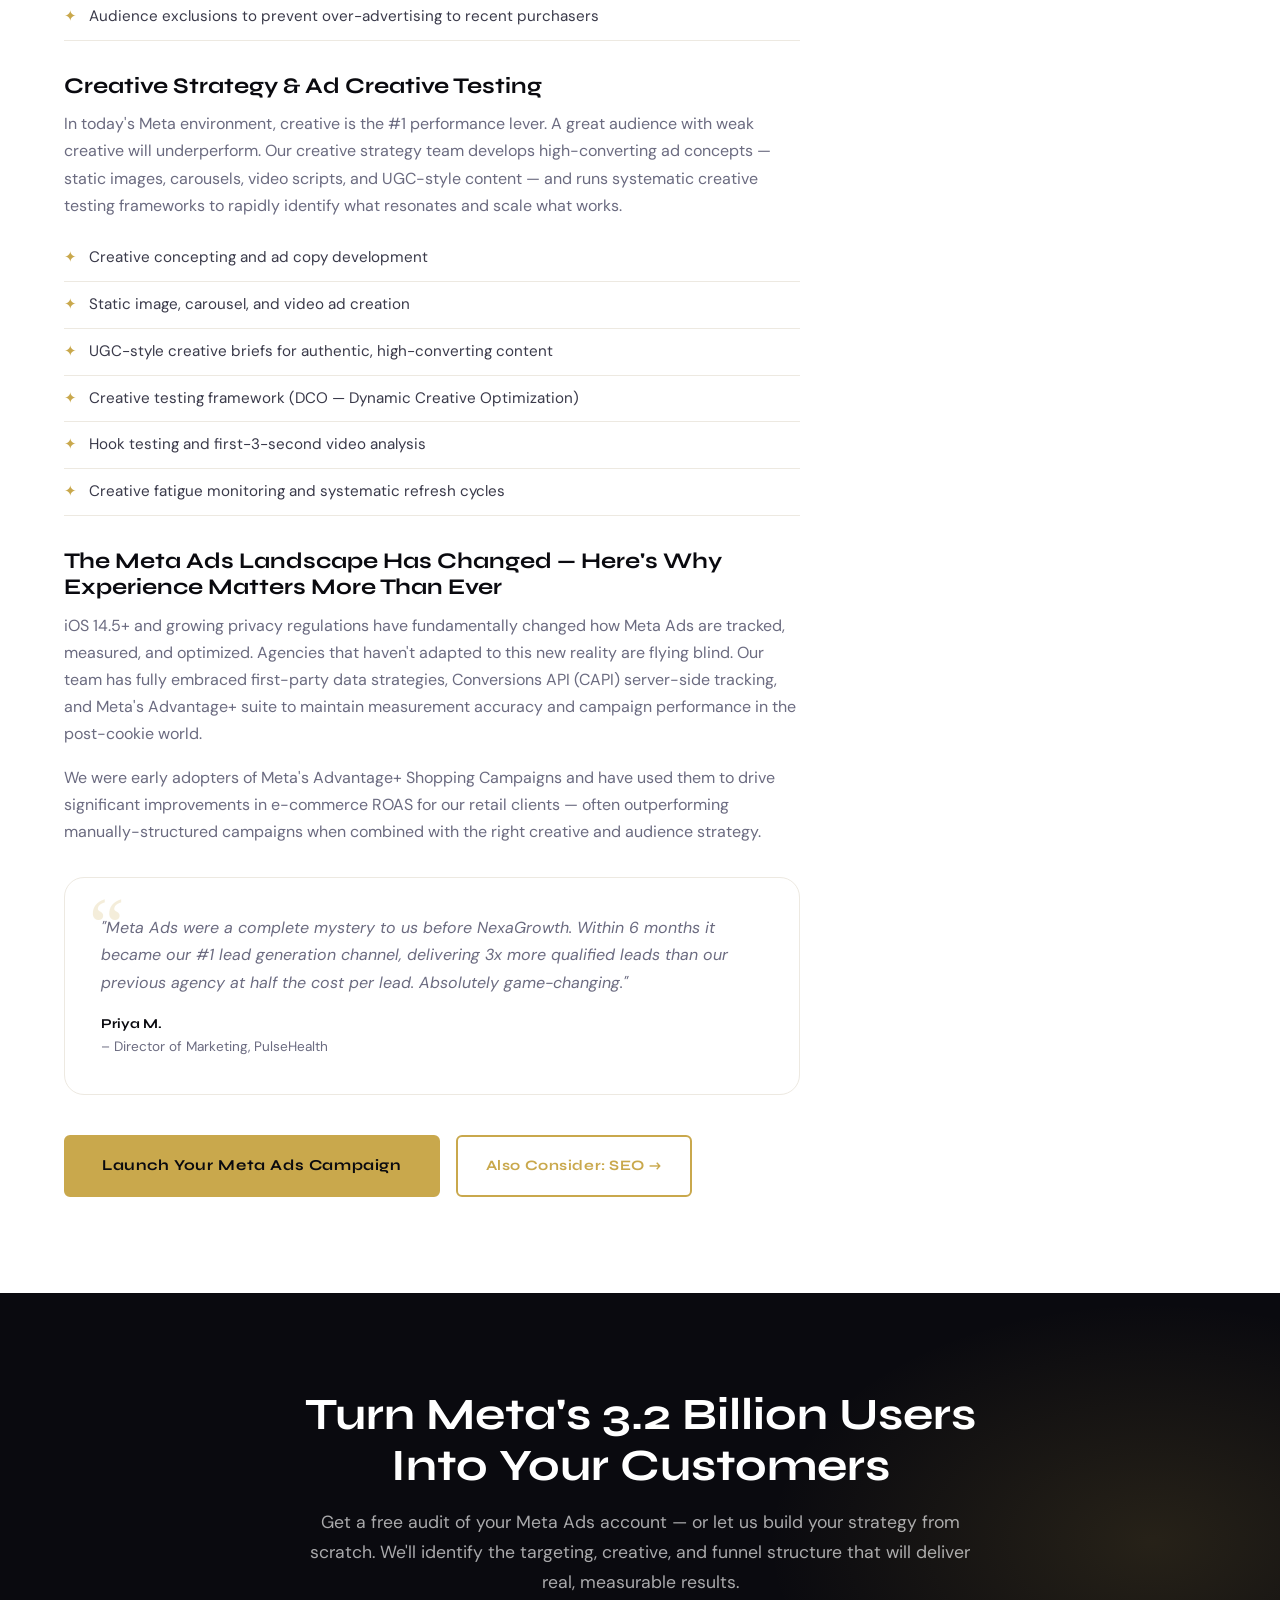
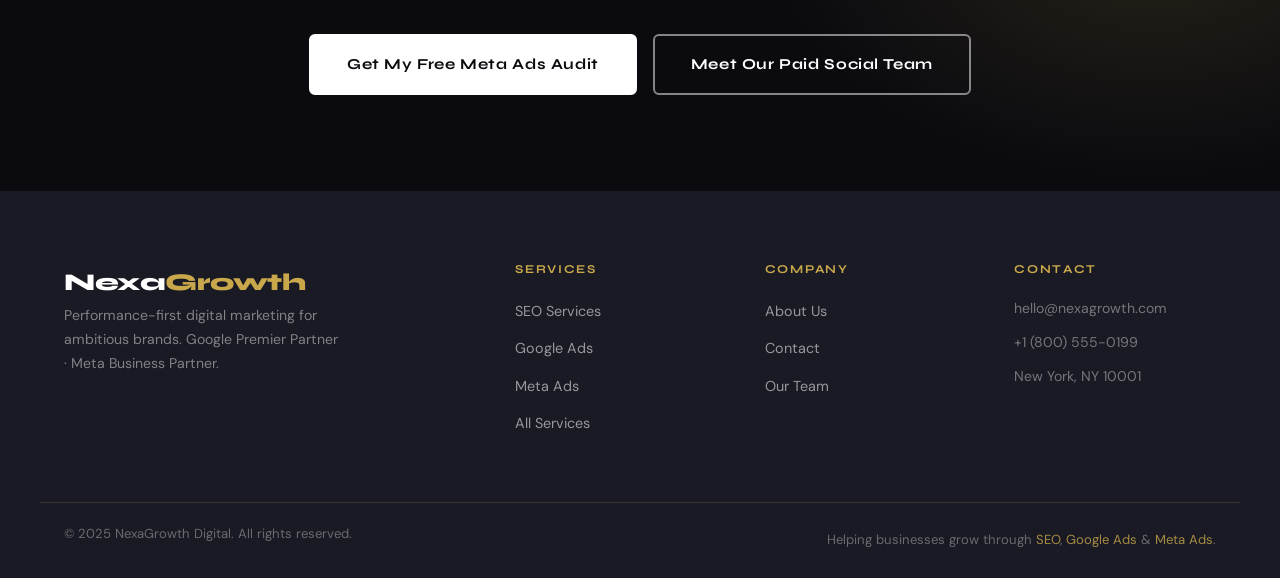
<file: meta-ads.html>
<!DOCTYPE html>
<html lang="en">
<head>
  <meta charset="UTF-8" />
  <meta name="viewport" content="width=device-width, initial-scale=1.0" />
  <meta name="description" content="Expert Meta Ads (Facebook & Instagram) management by NexaGrowth Digital — creative-led paid social campaigns that build awareness, generate leads, and drive conversions at scale." />
  <title>Meta Ads Management | Facebook & Instagram Advertising – NexaGrowth Digital</title>
  <link rel="preconnect" href="https://fonts.googleapis.com" />
  <link href="https://fonts.googleapis.com/css2?family=Syne:wght@400;600;700;800&family=DM+Sans:ital,wght@0,300;0,400;0,500;1,300&display=swap" rel="stylesheet" />
  <link rel="stylesheet" href="style.css" />
</head>
<body class="page-meta-ads">

  <header class="site-header">
    <nav class="nav container">
      <a href="index.html" class="nav-logo">Nexa<span>Growth</span></a>
      <ul class="nav-links">
        <li><a href="index.html">Home</a></li>
        <li class="has-dropdown">
          <a href="services.html" class="active">Services ▾</a>
          <ul class="dropdown">
            <li><a href="seo.html">SEO</a></li>
            <li><a href="google-ads.html">Google Ads</a></li>
            <li><a href="meta-ads.html">Meta Ads</a></li>
          </ul>
        </li>
        <li><a href="about.html">About Us</a></li>
        <li><a href="contact.html">Contact</a></li>
      </ul>
      <a href="contact.html" class="btn btn-primary nav-cta">Get Free Audit</a>
      <button class="nav-toggle" aria-label="Menu">&#9776;</button>
    </nav>
  </header>

  <section class="page-hero">
    <div class="container page-hero-inner">
      <div class="breadcrumb"><a href="index.html">Home</a> <span>/</span> <a href="services.html">Services</a> <span>/</span> Meta Ads</div>
      <span class="eyebrow">Meta Ads — Facebook & Instagram</span>
      <h1>Meta Ads That Build Brands and Drive Measurable Revenue</h1>
      <p>Our Meta Business Partner team has managed $14M+ in paid social spend across Facebook and Instagram — building creative-led, data-driven campaigns that reach and convert your ideal customers at every stage of the funnel.</p>
      <div class="hero-actions">
        <a href="contact.html" class="btn btn-primary btn-lg">Get Free Meta Ads Audit</a>
        <a href="services.html" class="btn btn-ghost-white btn-lg">All Services</a>
      </div>
    </div>
  </section>

  <section class="section service-detail">
    <div class="container service-detail-grid">

      <div class="service-detail-content">

        <h2>Why Meta Advertising Is Still One of the Most Powerful Channels in Digital Marketing</h2>
        <p>With over 3.2 billion monthly active users across Facebook and Instagram, Meta offers unmatched reach and one of the most sophisticated audience targeting platforms ever built. Whether you want to build brand awareness among new audiences, retarget website visitors, or generate direct leads and sales, Meta Ads can deliver — when managed by specialists who know the platform deeply.</p>
        <p>At NexaGrowth, our Head of Paid Social, Derek Osei, is a certified Meta Blueprint expert with experience managing over $15M in annual Meta Ads spend. His team brings together creative strategy, audience architecture, and performance analysis to deliver campaigns that work in today's privacy-first, AI-driven Meta environment.</p>

        <div class="results-grid">
          <div class="result-card"><strong>$14M+</strong><span>Meta Ads Spend Managed</span></div>
          <div class="result-card"><strong>3.8x</strong><span>Avg. Return on Ad Spend</span></div>
          <div class="result-card"><strong>52%</strong><span>Avg. Cost Per Lead Reduction</span></div>
          <div class="result-card"><strong>Meta</strong><span>Certified Business Partner</span></div>
        </div>

        <h3 id="awareness">Brand Awareness & Reach Campaigns</h3>
        <p>Before anyone buys from you, they need to know you exist. Our awareness campaigns use Meta's powerful reach and video view objectives to introduce your brand to highly relevant new audiences — building the recognition and trust that makes every other marketing channel work better. We target by interest, behavior, demographic, and lookalike modeling to ensure you're reaching people who genuinely match your ideal customer profile.</p>
        <ul class="feature-list">
          <li>Audience research and persona development</li>
          <li>Lookalike audience creation from your best customers</li>
          <li>Video and carousel creative strategy for maximum reach</li>
          <li>Brand lift measurement and recall tracking</li>
          <li>Frequency management to prevent ad fatigue</li>
          <li>Cross-placement optimization (Feed, Stories, Reels, Audience Network)</li>
        </ul>

        <h3 id="lead-gen">Lead Generation Campaigns</h3>
        <p>Meta's native Lead Ads format removes friction from the sign-up process — allowing users to submit their information without ever leaving the app. We design Lead Ad campaigns with compelling offers, optimized forms, and instant form follow-up sequences that capture and qualify leads while your cost per lead stays low.</p>
        <ul class="feature-list">
          <li>Lead Ad form design with qualification questions</li>
          <li>Offer creation and value proposition testing</li>
          <li>CRM integration (HubSpot, Salesforce, Zapier) for instant lead delivery</li>
          <li>Conversion campaign optimization for website lead forms</li>
          <li>Lead quality scoring and validation</li>
          <li>A/B testing of headlines, imagery, and CTAs</li>
        </ul>

        <h3 id="retargeting">Retargeting & Dynamic Ads</h3>
        <p>The majority of your website visitors leave without converting. Our retargeting campaigns bring them back with personalized, timely ads that speak directly to where they are in the buying journey. For e-commerce clients, Dynamic Product Ads automatically show users the exact products they viewed — creating a highly personalized experience that dramatically improves conversion rates.</p>
        <ul class="feature-list">
          <li>Meta Pixel setup and event configuration</li>
          <li>Segmented retargeting by page visited, time on site, and actions taken</li>
          <li>Dynamic Product Ad (DPA) catalog setup and optimization</li>
          <li>Cart abandonment and checkout drop-off campaigns</li>
          <li>Post-purchase upsell and cross-sell campaigns</li>
          <li>Audience exclusions to prevent over-advertising to recent purchasers</li>
        </ul>

        <h3 id="creative">Creative Strategy & Ad Creative Testing</h3>
        <p>In today's Meta environment, creative is the #1 performance lever. A great audience with weak creative will underperform. Our creative strategy team develops high-converting ad concepts — static images, carousels, video scripts, and UGC-style content — and runs systematic creative testing frameworks to rapidly identify what resonates and scale what works.</p>
        <ul class="feature-list">
          <li>Creative concepting and ad copy development</li>
          <li>Static image, carousel, and video ad creation</li>
          <li>UGC-style creative briefs for authentic, high-converting content</li>
          <li>Creative testing framework (DCO — Dynamic Creative Optimization)</li>
          <li>Hook testing and first-3-second video analysis</li>
          <li>Creative fatigue monitoring and systematic refresh cycles</li>
        </ul>

        <h3>The Meta Ads Landscape Has Changed — Here's Why Experience Matters More Than Ever</h3>
        <p>iOS 14.5+ and growing privacy regulations have fundamentally changed how Meta Ads are tracked, measured, and optimized. Agencies that haven't adapted to this new reality are flying blind. Our team has fully embraced first-party data strategies, Conversions API (CAPI) server-side tracking, and Meta's Advantage+ suite to maintain measurement accuracy and campaign performance in the post-cookie world.</p>
        <p>We were early adopters of Meta's Advantage+ Shopping Campaigns and have used them to drive significant improvements in e-commerce ROAS for our retail clients — often outperforming manually-structured campaigns when combined with the right creative and audience strategy.</p>

        <blockquote class="testimonial" style="margin-top:32px;">
          <p>"Meta Ads were a complete mystery to us before NexaGrowth. Within 6 months it became our #1 lead generation channel, delivering 3x more qualified leads than our previous agency at half the cost per lead. Absolutely game-changing."</p>
          <footer><strong>Priya M.</strong> – Director of Marketing, PulseHealth</footer>
        </blockquote>

        <div style="margin-top:40px;display:flex;gap:16px;flex-wrap:wrap;">
          <a href="contact.html" class="btn btn-primary btn-lg">Launch Your Meta Ads Campaign</a>
          <a href="seo.html" class="btn btn-outline">Also Consider: SEO →</a>
        </div>
      </div>

      <aside>
        <div class="sidebar-card">
          <h4>Our Services</h4>
          <div class="sidebar-links">
            <a href="seo.html">🔍 SEO</a>
            <a href="google-ads.html">📈 Google Ads</a>
            <a href="meta-ads.html" class="active-link">📱 Meta Ads ✓</a>
            <a href="services.html">📋 All Services</a>
          </div>
          <h4 style="margin-bottom:12px;">Free Meta Ads Audit</h4>
          <p>We'll analyze your current campaigns (or set up from scratch), identify waste and opportunities, and give you a clear roadmap. Free and no-obligation.</p>
          <a href="contact.html" class="btn btn-primary" style="width:100%;justify-content:center;">Request Free Audit</a>
        </div>

        <div class="sidebar-card" style="margin-top:20px;">
          <h4>Meta Ads Quick Stats</h4>
          <ul class="feature-list" style="margin:0;">
            <li>3.2 billion monthly active users across Meta platforms</li>
            <li>Facebook drives 80% of social commerce referrals</li>
            <li>Instagram ads reach 72% of US adults monthly</li>
            <li>Average Meta Ads ROI across industries: 152%</li>
          </ul>
        </div>

        <div class="sidebar-card" style="margin-top:20px;background:var(--ink);border-color:var(--gold);">
          <h4 style="color:var(--white);">Build a Full Funnel</h4>
          <p style="color:rgba(255,255,255,0.6);">Meta Ads excel at top-of-funnel awareness. Pair them with <a href="google-ads.html" style="color:var(--gold-lt);">Google Ads</a> to capture bottom-of-funnel intent and <a href="seo.html" style="color:var(--gold-lt);">SEO</a> for long-term organic growth.</p>
          <a href="services.html" class="btn btn-outline" style="width:100%;justify-content:center;">See Full Service Suite</a>
        </div>
      </aside>

    </div>
  </section>

  <section class="cta-banner">
    <div class="container cta-inner">
      <h2>Turn Meta's 3.2 Billion Users Into Your Customers</h2>
      <p>Get a free audit of your Meta Ads account — or let us build your strategy from scratch. We'll identify the targeting, creative, and funnel structure that will deliver real, measurable results.</p>
      <div class="cta-actions">
        <a href="contact.html" class="btn btn-white btn-lg">Get My Free Meta Ads Audit</a>
        <a href="about.html" class="btn btn-ghost-white btn-lg">Meet Our Paid Social Team</a>
      </div>
    </div>
  </section>

  <footer class="site-footer">
    <div class="container footer-grid">
      <div class="footer-brand"><a href="index.html" class="nav-logo">Nexa<span>Growth</span></a><p>Performance-first digital marketing for ambitious brands. Google Premier Partner · Meta Business Partner.</p></div>
      <div class="footer-col"><h5>Services</h5><ul><li><a href="seo.html">SEO Services</a></li><li><a href="google-ads.html">Google Ads</a></li><li><a href="meta-ads.html">Meta Ads</a></li><li><a href="services.html">All Services</a></li></ul></div>
      <div class="footer-col"><h5>Company</h5><ul><li><a href="about.html">About Us</a></li><li><a href="contact.html">Contact</a></li><li><a href="about.html#team">Our Team</a></li></ul></div>
      <div class="footer-col"><h5>Contact</h5><ul><li>hello@nexagrowth.com</li><li>+1 (800) 555-0199</li><li>New York, NY 10001</li></ul></div>
    </div>
    <div class="footer-bottom"><div class="container"><p>© 2025 NexaGrowth Digital. All rights reserved.</p><p>Helping businesses grow through <a href="seo.html">SEO</a>, <a href="google-ads.html">Google Ads</a> & <a href="meta-ads.html">Meta Ads</a>.</p></div></div>
  </footer>
  <script src="nav.js"></script>
</body>
</html>
</file>
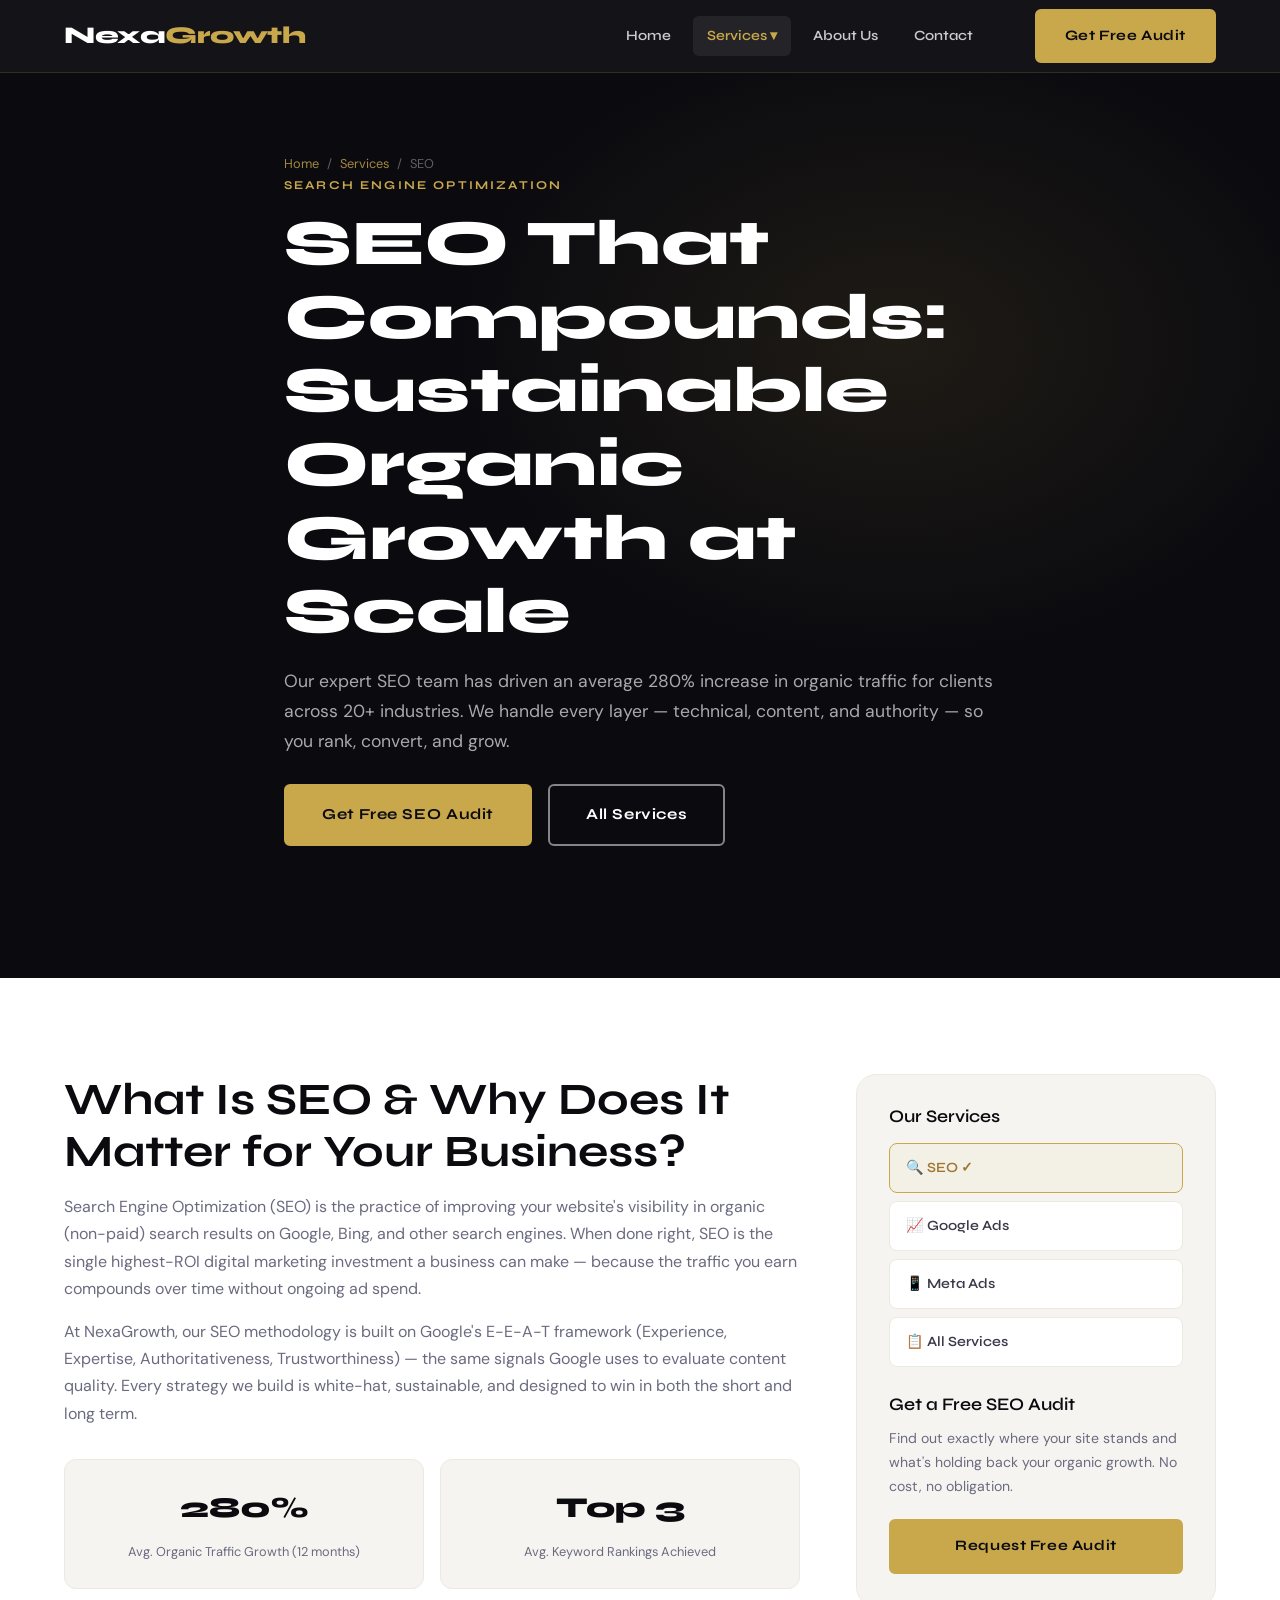
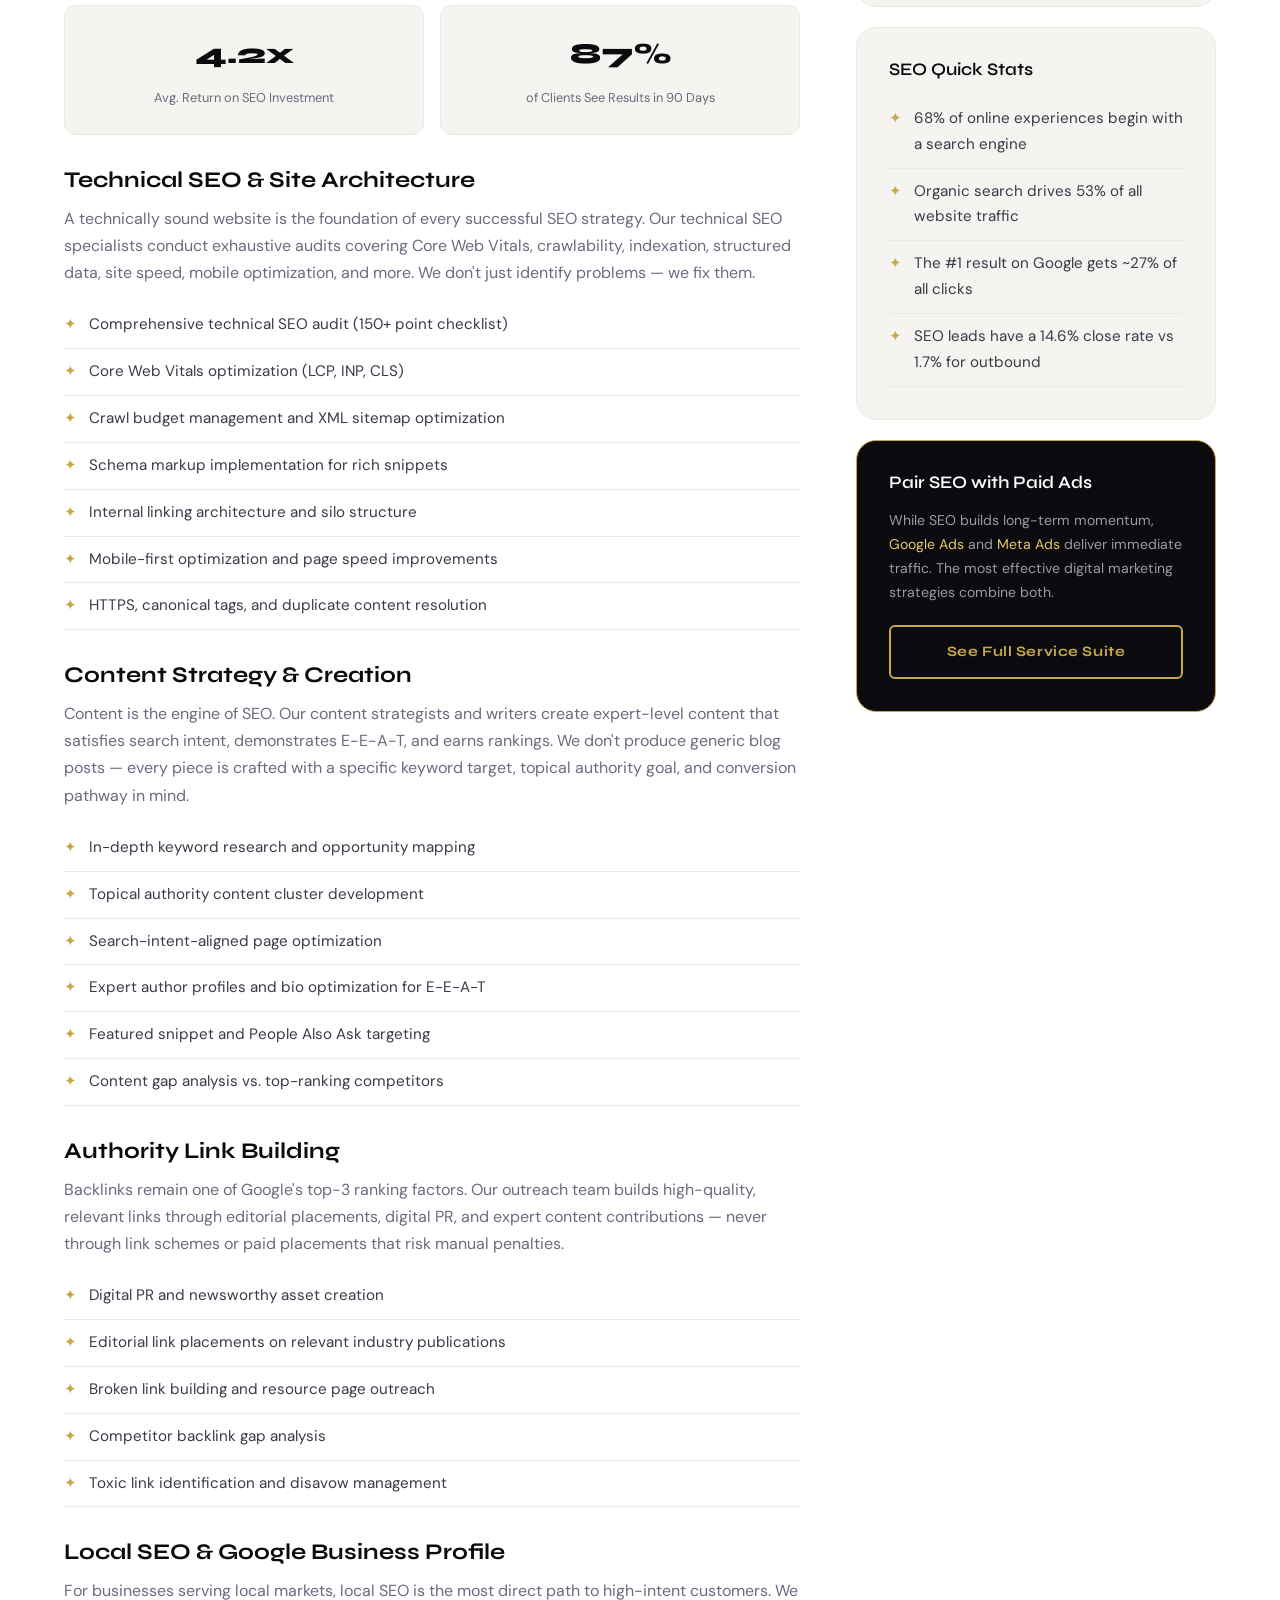
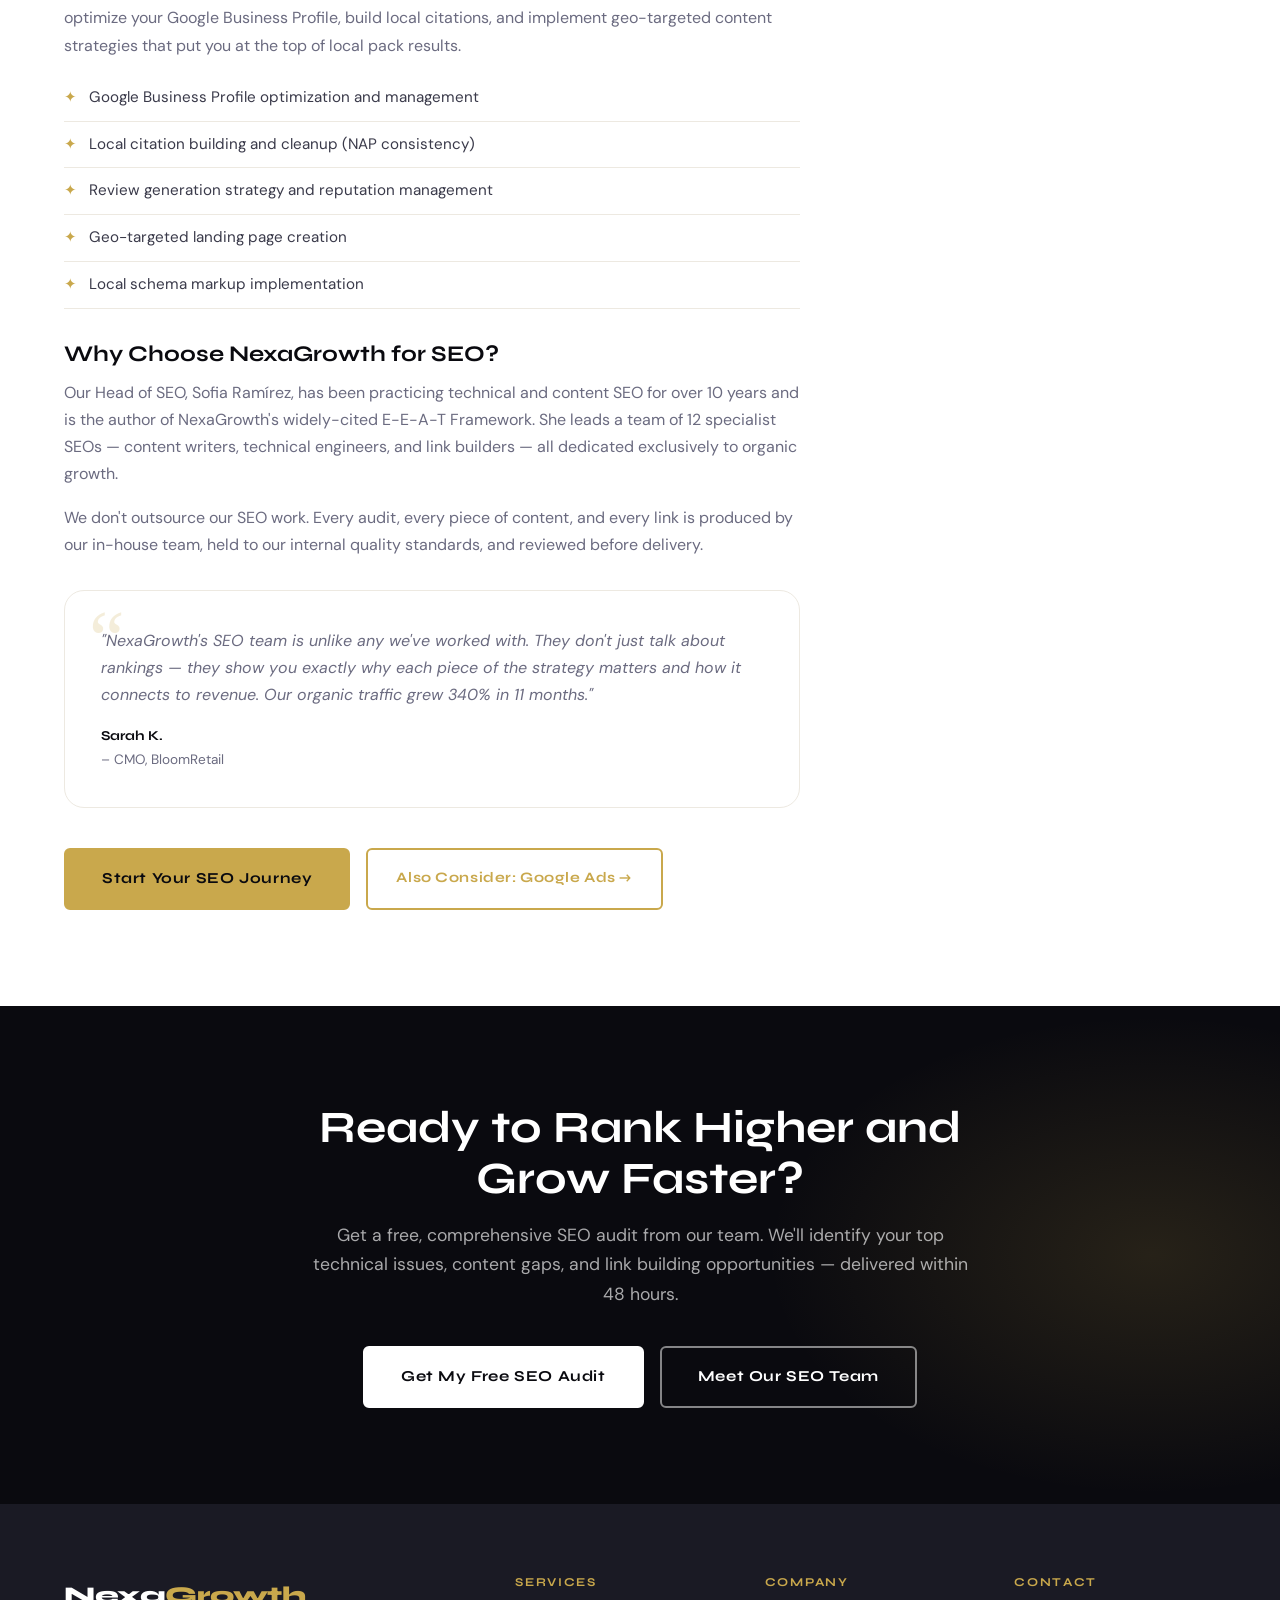
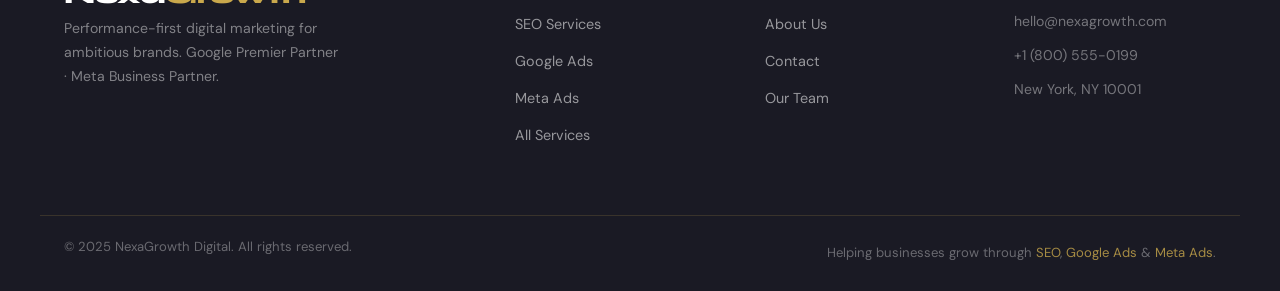
<file: seo.html>
<!DOCTYPE html>
<html lang="en">
<head>
  <meta charset="UTF-8" />
  <meta name="viewport" content="width=device-width, initial-scale=1.0" />
  <meta name="description" content="NexaGrowth Digital's expert SEO services — technical SEO, content strategy, link building, and local SEO. Proven results: average 280% organic traffic growth in 12 months." />
  <title>SEO Services | Search Engine Optimization – NexaGrowth Digital</title>
  <link rel="preconnect" href="https://fonts.googleapis.com" />
  <link href="https://fonts.googleapis.com/css2?family=Syne:wght@400;600;700;800&family=DM+Sans:ital,wght@0,300;0,400;0,500;1,300&display=swap" rel="stylesheet" />
  <link rel="stylesheet" href="style.css" />
</head>
<body class="page-seo">

  <header class="site-header">
    <nav class="nav container">
      <a href="index.html" class="nav-logo">Nexa<span>Growth</span></a>
      <ul class="nav-links">
        <li><a href="index.html">Home</a></li>
        <li class="has-dropdown">
          <a href="services.html" class="active">Services ▾</a>
          <ul class="dropdown">
            <li><a href="seo.html">SEO</a></li>
            <li><a href="google-ads.html">Google Ads</a></li>
            <li><a href="meta-ads.html">Meta Ads</a></li>
          </ul>
        </li>
        <li><a href="about.html">About Us</a></li>
        <li><a href="contact.html">Contact</a></li>
      </ul>
      <a href="contact.html" class="btn btn-primary nav-cta">Get Free Audit</a>
      <button class="nav-toggle" aria-label="Menu">&#9776;</button>
    </nav>
  </header>

  <!-- PAGE HERO -->
  <section class="page-hero">
    <div class="container page-hero-inner">
      <div class="breadcrumb"><a href="index.html">Home</a> <span>/</span> <a href="services.html">Services</a> <span>/</span> SEO</div>
      <span class="eyebrow">Search Engine Optimization</span>
      <h1>SEO That Compounds: Sustainable Organic Growth at Scale</h1>
      <p>Our expert SEO team has driven an average 280% increase in organic traffic for clients across 20+ industries. We handle every layer — technical, content, and authority — so you rank, convert, and grow.</p>
      <div class="hero-actions">
        <a href="contact.html" class="btn btn-primary btn-lg">Get Free SEO Audit</a>
        <a href="services.html" class="btn btn-ghost-white btn-lg">All Services</a>
      </div>
    </div>
  </section>

  <!-- MAIN CONTENT -->
  <section class="section service-detail">
    <div class="container service-detail-grid">

      <!-- LEFT CONTENT -->
      <div class="service-detail-content">

        <h2>What Is SEO & Why Does It Matter for Your Business?</h2>
        <p>Search Engine Optimization (SEO) is the practice of improving your website's visibility in organic (non-paid) search results on Google, Bing, and other search engines. When done right, SEO is the single highest-ROI digital marketing investment a business can make — because the traffic you earn compounds over time without ongoing ad spend.</p>
        <p>At NexaGrowth, our SEO methodology is built on Google's E-E-A-T framework (Experience, Expertise, Authoritativeness, Trustworthiness) — the same signals Google uses to evaluate content quality. Every strategy we build is white-hat, sustainable, and designed to win in both the short and long term.</p>

        <div class="results-grid">
          <div class="result-card"><strong>280%</strong><span>Avg. Organic Traffic Growth (12 months)</span></div>
          <div class="result-card"><strong>Top 3</strong><span>Avg. Keyword Rankings Achieved</span></div>
          <div class="result-card"><strong>4.2x</strong><span>Avg. Return on SEO Investment</span></div>
          <div class="result-card"><strong>87%</strong><span>of Clients See Results in 90 Days</span></div>
        </div>

        <h3 id="technical">Technical SEO & Site Architecture</h3>
        <p>A technically sound website is the foundation of every successful SEO strategy. Our technical SEO specialists conduct exhaustive audits covering Core Web Vitals, crawlability, indexation, structured data, site speed, mobile optimization, and more. We don't just identify problems — we fix them.</p>
        <ul class="feature-list">
          <li>Comprehensive technical SEO audit (150+ point checklist)</li>
          <li>Core Web Vitals optimization (LCP, INP, CLS)</li>
          <li>Crawl budget management and XML sitemap optimization</li>
          <li>Schema markup implementation for rich snippets</li>
          <li>Internal linking architecture and silo structure</li>
          <li>Mobile-first optimization and page speed improvements</li>
          <li>HTTPS, canonical tags, and duplicate content resolution</li>
        </ul>

        <h3 id="content">Content Strategy & Creation</h3>
        <p>Content is the engine of SEO. Our content strategists and writers create expert-level content that satisfies search intent, demonstrates E-E-A-T, and earns rankings. We don't produce generic blog posts — every piece is crafted with a specific keyword target, topical authority goal, and conversion pathway in mind.</p>
        <ul class="feature-list">
          <li>In-depth keyword research and opportunity mapping</li>
          <li>Topical authority content cluster development</li>
          <li>Search-intent-aligned page optimization</li>
          <li>Expert author profiles and bio optimization for E-E-A-T</li>
          <li>Featured snippet and People Also Ask targeting</li>
          <li>Content gap analysis vs. top-ranking competitors</li>
        </ul>

        <h3 id="link-building">Authority Link Building</h3>
        <p>Backlinks remain one of Google's top-3 ranking factors. Our outreach team builds high-quality, relevant links through editorial placements, digital PR, and expert content contributions — never through link schemes or paid placements that risk manual penalties.</p>
        <ul class="feature-list">
          <li>Digital PR and newsworthy asset creation</li>
          <li>Editorial link placements on relevant industry publications</li>
          <li>Broken link building and resource page outreach</li>
          <li>Competitor backlink gap analysis</li>
          <li>Toxic link identification and disavow management</li>
        </ul>

        <h3 id="local">Local SEO & Google Business Profile</h3>
        <p>For businesses serving local markets, local SEO is the most direct path to high-intent customers. We optimize your Google Business Profile, build local citations, and implement geo-targeted content strategies that put you at the top of local pack results.</p>
        <ul class="feature-list">
          <li>Google Business Profile optimization and management</li>
          <li>Local citation building and cleanup (NAP consistency)</li>
          <li>Review generation strategy and reputation management</li>
          <li>Geo-targeted landing page creation</li>
          <li>Local schema markup implementation</li>
        </ul>

        <h3>Why Choose NexaGrowth for SEO?</h3>
        <p>Our Head of SEO, Sofia Ramírez, has been practicing technical and content SEO for over 10 years and is the author of NexaGrowth's widely-cited E-E-A-T Framework. She leads a team of 12 specialist SEOs — content writers, technical engineers, and link builders — all dedicated exclusively to organic growth.</p>
        <p>We don't outsource our SEO work. Every audit, every piece of content, and every link is produced by our in-house team, held to our internal quality standards, and reviewed before delivery.</p>

        <blockquote class="testimonial" style="margin-top:32px;">
          <p>"NexaGrowth's SEO team is unlike any we've worked with. They don't just talk about rankings — they show you exactly why each piece of the strategy matters and how it connects to revenue. Our organic traffic grew 340% in 11 months."</p>
          <footer><strong>Sarah K.</strong> – CMO, BloomRetail</footer>
        </blockquote>

        <div style="margin-top:40px;display:flex;gap:16px;flex-wrap:wrap;">
          <a href="contact.html" class="btn btn-primary btn-lg">Start Your SEO Journey</a>
          <a href="google-ads.html" class="btn btn-outline">Also Consider: Google Ads →</a>
        </div>
      </div>

      <!-- RIGHT SIDEBAR -->
      <aside>
        <div class="sidebar-card">
          <h4>Our Services</h4>
          <div class="sidebar-links">
            <a href="seo.html" class="active-link">🔍 SEO ✓</a>
            <a href="google-ads.html">📈 Google Ads</a>
            <a href="meta-ads.html">📱 Meta Ads</a>
            <a href="services.html">📋 All Services</a>
          </div>
          <h4 style="margin-bottom:12px;">Get a Free SEO Audit</h4>
          <p>Find out exactly where your site stands and what's holding back your organic growth. No cost, no obligation.</p>
          <a href="contact.html" class="btn btn-primary" style="width:100%;justify-content:center;">Request Free Audit</a>
        </div>

        <div class="sidebar-card" style="margin-top:20px;">
          <h4>SEO Quick Stats</h4>
          <ul class="feature-list" style="margin:0;">
            <li>68% of online experiences begin with a search engine</li>
            <li>Organic search drives 53% of all website traffic</li>
            <li>The #1 result on Google gets ~27% of all clicks</li>
            <li>SEO leads have a 14.6% close rate vs 1.7% for outbound</li>
          </ul>
        </div>

        <div class="sidebar-card" style="margin-top:20px;background:var(--ink);border-color:var(--gold);">
          <h4 style="color:var(--white);">Pair SEO with Paid Ads</h4>
          <p style="color:rgba(255,255,255,0.6);">While SEO builds long-term momentum, <a href="google-ads.html" style="color:var(--gold-lt);">Google Ads</a> and <a href="meta-ads.html" style="color:var(--gold-lt);">Meta Ads</a> deliver immediate traffic. The most effective digital marketing strategies combine both.</p>
          <a href="services.html" class="btn btn-outline" style="width:100%;justify-content:center;">See Full Service Suite</a>
        </div>
      </aside>

    </div>
  </section>

  <!-- CTA -->
  <section class="cta-banner">
    <div class="container cta-inner">
      <h2>Ready to Rank Higher and Grow Faster?</h2>
      <p>Get a free, comprehensive SEO audit from our team. We'll identify your top technical issues, content gaps, and link building opportunities — delivered within 48 hours.</p>
      <div class="cta-actions">
        <a href="contact.html" class="btn btn-white btn-lg">Get My Free SEO Audit</a>
        <a href="about.html" class="btn btn-ghost-white btn-lg">Meet Our SEO Team</a>
      </div>
    </div>
  </section>

  <footer class="site-footer">
    <div class="container footer-grid">
      <div class="footer-brand"><a href="index.html" class="nav-logo">Nexa<span>Growth</span></a><p>Performance-first digital marketing for ambitious brands. Google Premier Partner · Meta Business Partner.</p></div>
      <div class="footer-col"><h5>Services</h5><ul><li><a href="seo.html">SEO Services</a></li><li><a href="google-ads.html">Google Ads</a></li><li><a href="meta-ads.html">Meta Ads</a></li><li><a href="services.html">All Services</a></li></ul></div>
      <div class="footer-col"><h5>Company</h5><ul><li><a href="about.html">About Us</a></li><li><a href="contact.html">Contact</a></li><li><a href="about.html#team">Our Team</a></li></ul></div>
      <div class="footer-col"><h5>Contact</h5><ul><li>hello@nexagrowth.com</li><li>+1 (800) 555-0199</li><li>New York, NY 10001</li></ul></div>
    </div>
    <div class="footer-bottom"><div class="container"><p>© 2025 NexaGrowth Digital. All rights reserved.</p><p>Helping businesses grow through <a href="seo.html">SEO</a>, <a href="google-ads.html">Google Ads</a> & <a href="meta-ads.html">Meta Ads</a>.</p></div></div>
  </footer>
  <script src="nav.js"></script>
</body>
</html>
</file>
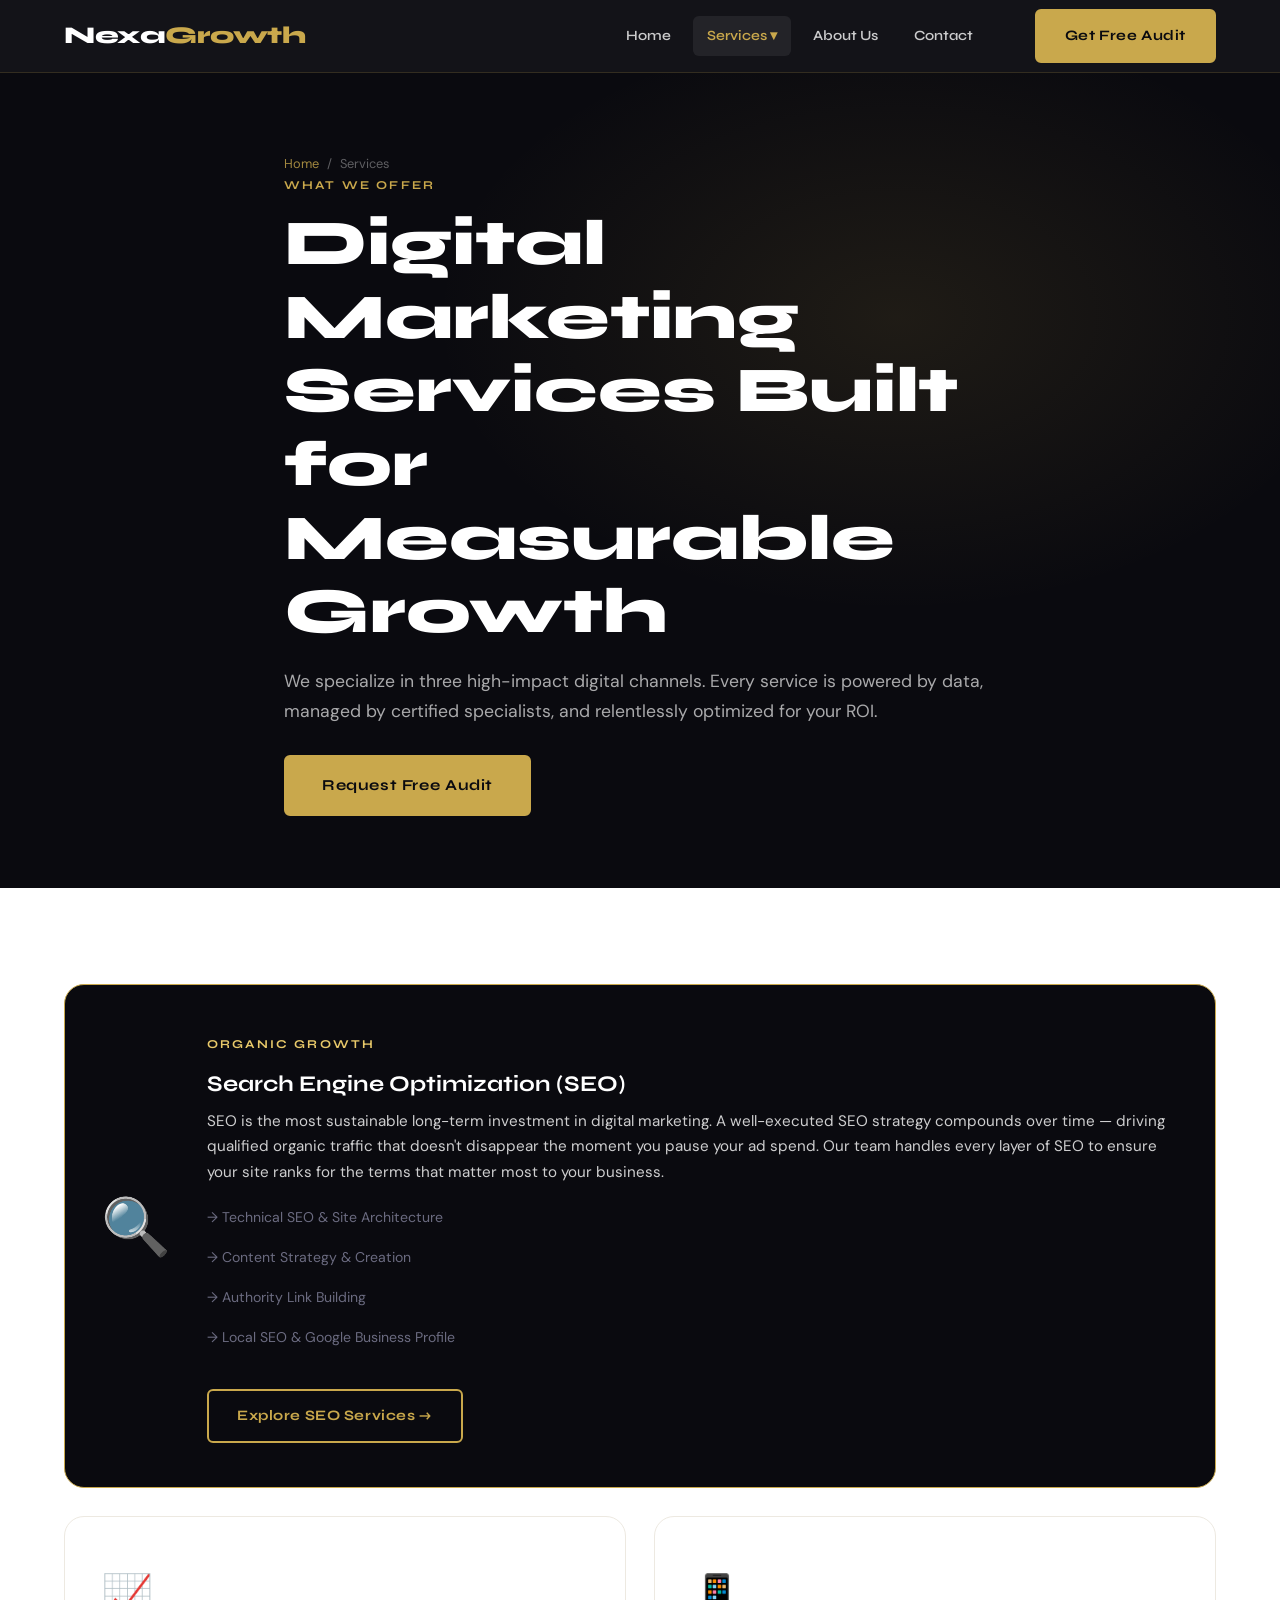
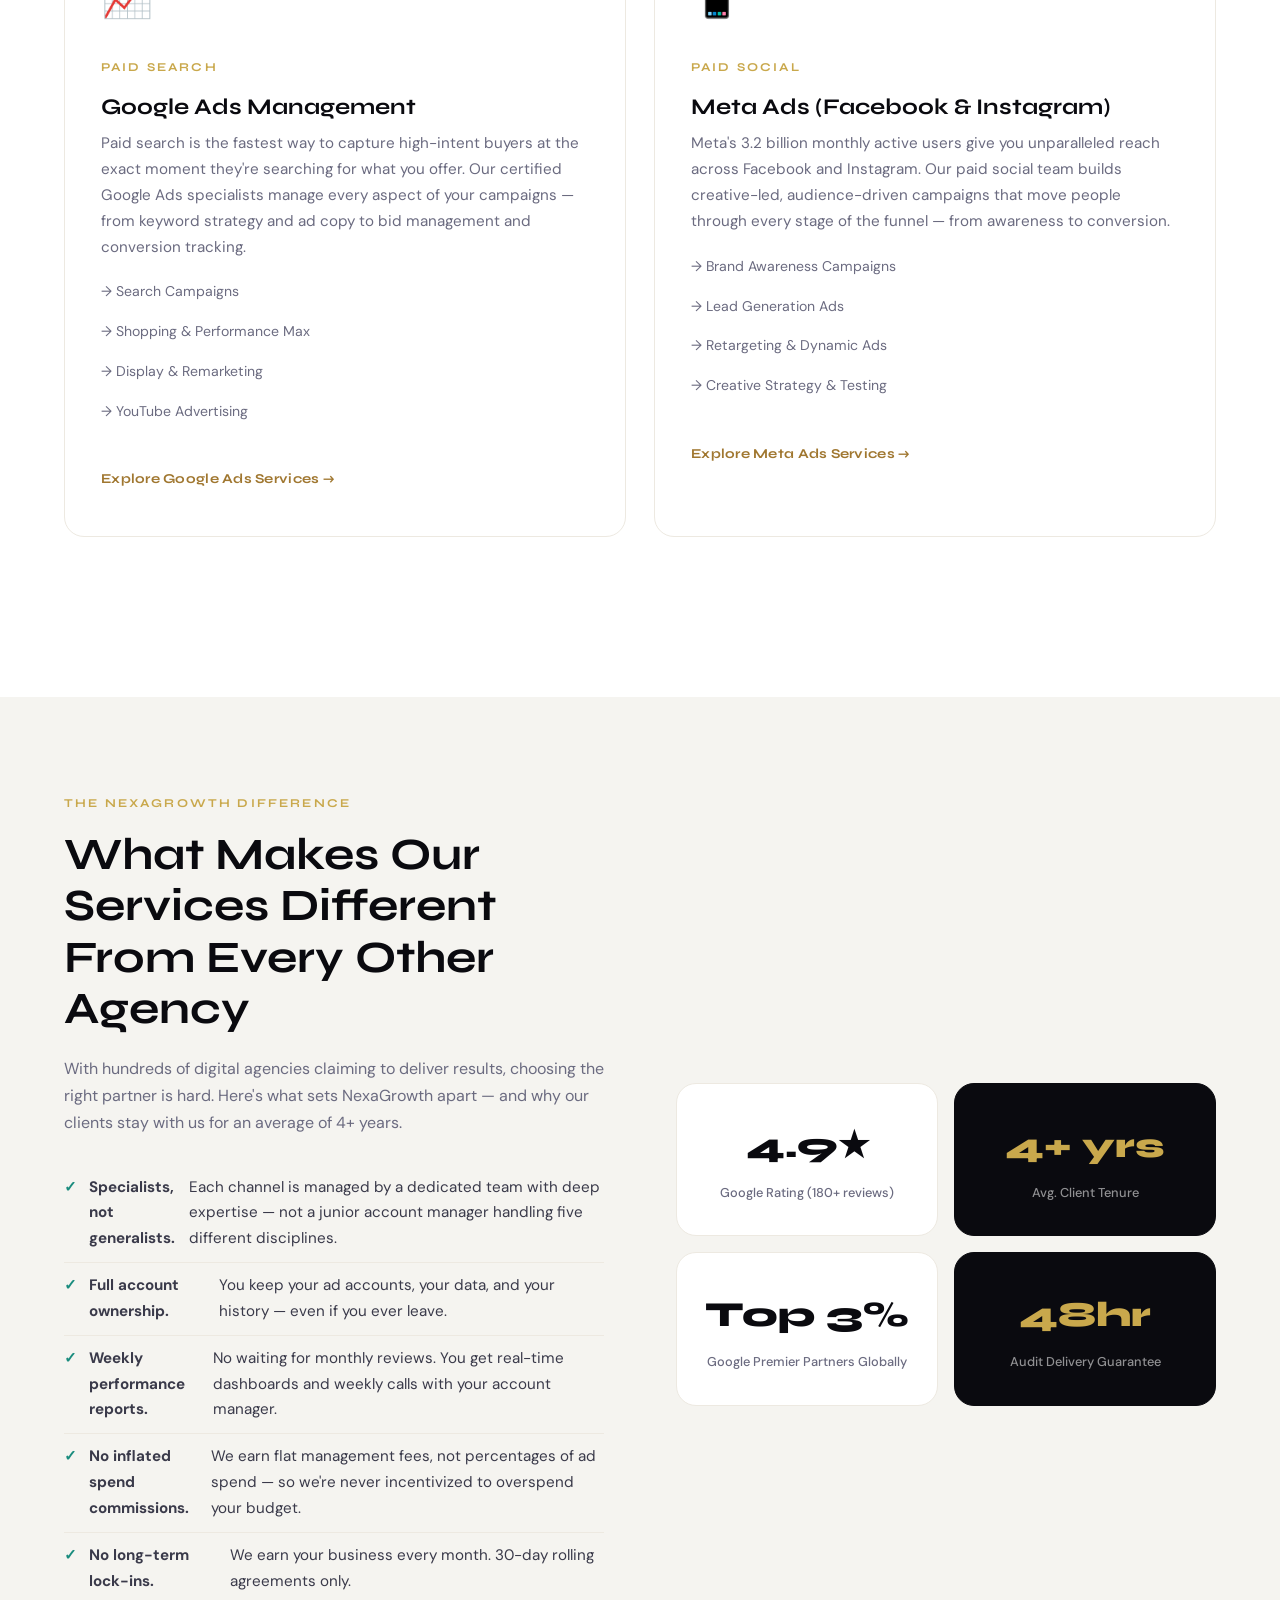
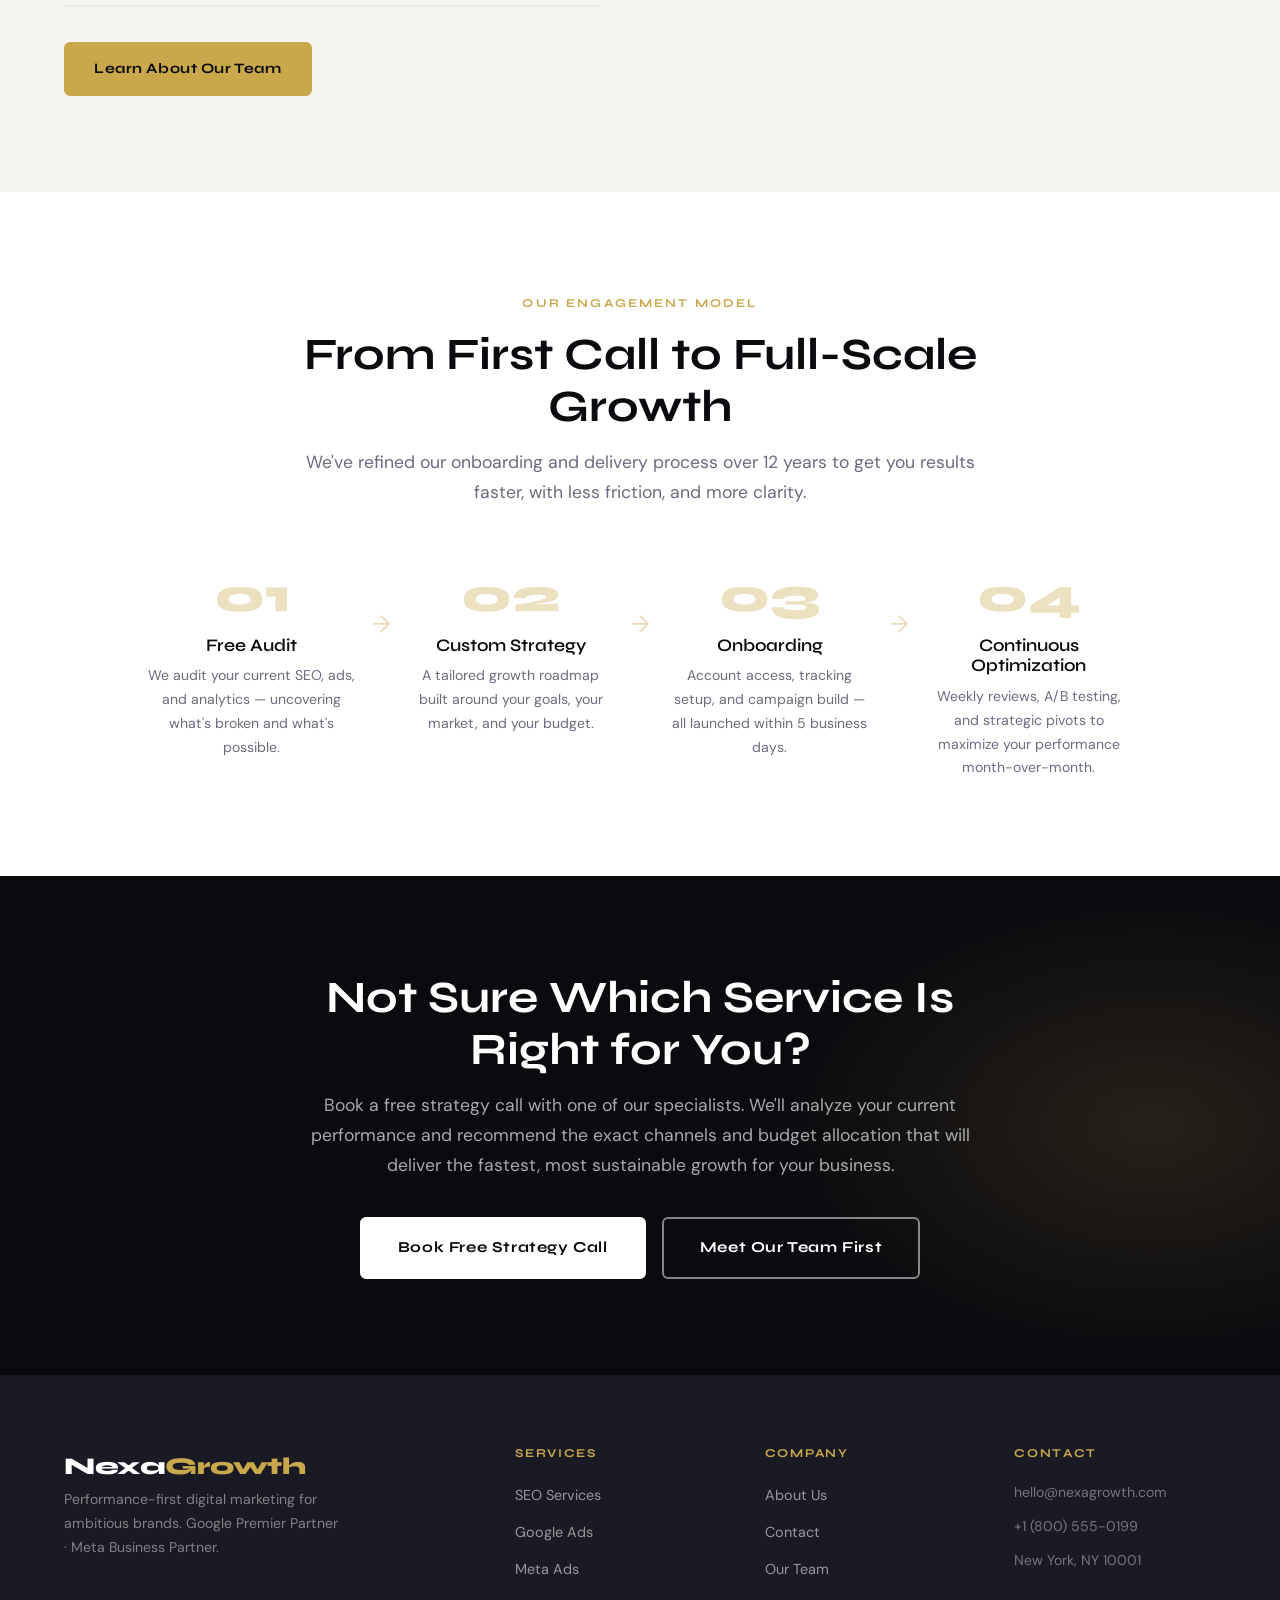
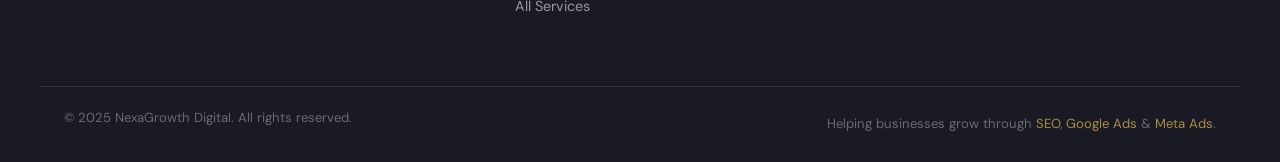
<file: services.html>
<!DOCTYPE html>
<html lang="en">
<head>
  <meta charset="UTF-8" />
  <meta name="viewport" content="width=device-width, initial-scale=1.0" />
  <meta name="description" content="Explore NexaGrowth Digital's full range of digital marketing services — expert SEO, Google Ads management, and Meta Ads campaigns designed to maximize your ROI." />
  <title>Digital Marketing Services | SEO, Google Ads & Meta Ads – NexaGrowth</title>
  <link rel="preconnect" href="https://fonts.googleapis.com" />
  <link href="https://fonts.googleapis.com/css2?family=Syne:wght@400;600;700;800&family=DM+Sans:ital,wght@0,300;0,400;0,500;1,300&display=swap" rel="stylesheet" />
  <link rel="stylesheet" href="style.css" />
</head>
<body class="page-services">

  <header class="site-header">
    <nav class="nav container">
      <a href="index.html" class="nav-logo">Nexa<span>Growth</span></a>
      <ul class="nav-links">
        <li><a href="index.html">Home</a></li>
        <li class="has-dropdown">
          <a href="services.html" class="active">Services ▾</a>
          <ul class="dropdown">
            <li><a href="seo.html">SEO</a></li>
            <li><a href="google-ads.html">Google Ads</a></li>
            <li><a href="meta-ads.html">Meta Ads</a></li>
          </ul>
        </li>
        <li><a href="about.html">About Us</a></li>
        <li><a href="contact.html">Contact</a></li>
      </ul>
      <a href="contact.html" class="btn btn-primary nav-cta">Get Free Audit</a>
      <button class="nav-toggle" aria-label="Menu">&#9776;</button>
    </nav>
  </header>

  <!-- PAGE HERO -->
  <section class="page-hero">
    <div class="container page-hero-inner">
      <div class="breadcrumb"><a href="index.html">Home</a> <span>/</span> Services</div>
      <span class="eyebrow">What We Offer</span>
      <h1>Digital Marketing Services Built for Measurable Growth</h1>
      <p>We specialize in three high-impact digital channels. Every service is powered by data, managed by certified specialists, and relentlessly optimized for your ROI.</p>
      <a href="contact.html" class="btn btn-primary btn-lg">Request Free Audit</a>
    </div>
  </section>

  <!-- SERVICES MAIN -->
  <section class="section services-main">
    <div class="container">

      <!-- SEO -->
      <div class="service-full-card featured-card" style="margin-bottom:28px;">
        <div>
          <div class="service-icon" style="font-size:3.5rem;">🔍</div>
        </div>
        <div>
          <span class="eyebrow" style="color:var(--gold-lt);">Organic Growth</span>
          <h3><a href="seo.html" style="color:var(--white);">Search Engine Optimization (SEO)</a></h3>
          <p>SEO is the most sustainable long-term investment in digital marketing. A well-executed SEO strategy compounds over time — driving qualified organic traffic that doesn't disappear the moment you pause your ad spend. Our team handles every layer of SEO to ensure your site ranks for the terms that matter most to your business.</p>
          <div class="service-link-list">
            <a href="seo.html#technical">Technical SEO & Site Architecture</a>
            <a href="seo.html#content">Content Strategy & Creation</a>
            <a href="seo.html#link-building">Authority Link Building</a>
            <a href="seo.html#local">Local SEO & Google Business Profile</a>
          </div>
          <br/>
          <a href="seo.html" class="btn btn-outline" style="margin-top:8px;">Explore SEO Services →</a>
        </div>
      </div>

      <div class="services-full-grid">
        <!-- GOOGLE ADS -->
        <div class="service-full-card">
          <div class="service-icon">📈</div>
          <span class="eyebrow">Paid Search</span>
          <h3><a href="google-ads.html">Google Ads Management</a></h3>
          <p>Paid search is the fastest way to capture high-intent buyers at the exact moment they're searching for what you offer. Our certified Google Ads specialists manage every aspect of your campaigns — from keyword strategy and ad copy to bid management and conversion tracking.</p>
          <div class="service-link-list">
            <a href="google-ads.html#search">Search Campaigns</a>
            <a href="google-ads.html#shopping">Shopping & Performance Max</a>
            <a href="google-ads.html#display">Display & Remarketing</a>
            <a href="google-ads.html#youtube">YouTube Advertising</a>
          </div>
          <br/>
          <a href="google-ads.html" class="card-link" style="display:inline-block;margin-top:12px;">Explore Google Ads Services →</a>
        </div>

        <!-- META ADS -->
        <div class="service-full-card">
          <div class="service-icon">📱</div>
          <span class="eyebrow">Paid Social</span>
          <h3><a href="meta-ads.html">Meta Ads (Facebook & Instagram)</a></h3>
          <p>Meta's 3.2 billion monthly active users give you unparalleled reach across Facebook and Instagram. Our paid social team builds creative-led, audience-driven campaigns that move people through every stage of the funnel — from awareness to conversion.</p>
          <div class="service-link-list">
            <a href="meta-ads.html#awareness">Brand Awareness Campaigns</a>
            <a href="meta-ads.html#lead-gen">Lead Generation Ads</a>
            <a href="meta-ads.html#retargeting">Retargeting & Dynamic Ads</a>
            <a href="meta-ads.html#creative">Creative Strategy & Testing</a>
          </div>
          <br/>
          <a href="meta-ads.html" class="card-link" style="display:inline-block;margin-top:12px;">Explore Meta Ads Services →</a>
        </div>
      </div>

    </div>
  </section>

  <!-- WHY CHOOSE US -->
  <section class="section why-us">
    <div class="container why-inner">
      <div class="why-content">
        <span class="eyebrow">The NexaGrowth Difference</span>
        <h2>What Makes Our Services Different From Every Other Agency</h2>
        <p>With hundreds of digital agencies claiming to deliver results, choosing the right partner is hard. Here's what sets NexaGrowth apart — and why our clients stay with us for an average of 4+ years.</p>
        <ul class="why-list">
          <li><span class="check">✓</span> <strong>Specialists, not generalists.</strong> Each channel is managed by a dedicated team with deep expertise — not a junior account manager handling five different disciplines.</li>
          <li><span class="check">✓</span> <strong>Full account ownership.</strong> You keep your ad accounts, your data, and your history — even if you ever leave.</li>
          <li><span class="check">✓</span> <strong>Weekly performance reports.</strong> No waiting for monthly reviews. You get real-time dashboards and weekly calls with your account manager.</li>
          <li><span class="check">✓</span> <strong>No inflated spend commissions.</strong> We earn flat management fees, not percentages of ad spend — so we're never incentivized to overspend your budget.</li>
          <li><span class="check">✓</span> <strong>No long-term lock-ins.</strong> We earn your business every month. 30-day rolling agreements only.</li>
        </ul>
        <a href="about.html" class="btn btn-primary">Learn About Our Team</a>
      </div>
      <div class="why-visual">
        <div class="metric-card"><div class="metric-num">4.9★</div><div class="metric-label">Google Rating (180+ reviews)</div></div>
        <div class="metric-card metric-card--accent"><div class="metric-num">4+ yrs</div><div class="metric-label">Avg. Client Tenure</div></div>
        <div class="metric-card"><div class="metric-num">Top 3%</div><div class="metric-label">Google Premier Partners Globally</div></div>
        <div class="metric-card metric-card--accent"><div class="metric-num">48hr</div><div class="metric-label">Audit Delivery Guarantee</div></div>
      </div>
    </div>
  </section>

  <!-- PROCESS -->
  <section class="section process-section">
    <div class="container">
      <div class="section-header">
        <span class="eyebrow">Our Engagement Model</span>
        <h2>From First Call to Full-Scale Growth</h2>
        <p>We've refined our onboarding and delivery process over 12 years to get you results faster, with less friction, and more clarity.</p>
      </div>
      <div class="process-steps">
        <div class="step"><div class="step-num">01</div><h4>Free Audit</h4><p>We audit your current SEO, ads, and analytics — uncovering what's broken and what's possible.</p></div>
        <div class="step-arrow">→</div>
        <div class="step"><div class="step-num">02</div><h4>Custom Strategy</h4><p>A tailored growth roadmap built around your goals, your market, and your budget.</p></div>
        <div class="step-arrow">→</div>
        <div class="step"><div class="step-num">03</div><h4>Onboarding</h4><p>Account access, tracking setup, and campaign build — all launched within 5 business days.</p></div>
        <div class="step-arrow">→</div>
        <div class="step"><div class="step-num">04</div><h4>Continuous Optimization</h4><p>Weekly reviews, A/B testing, and strategic pivots to maximize your performance month-over-month.</p></div>
      </div>
    </div>
  </section>

  <!-- CTA -->
  <section class="cta-banner">
    <div class="container cta-inner">
      <h2>Not Sure Which Service Is Right for You?</h2>
      <p>Book a free strategy call with one of our specialists. We'll analyze your current performance and recommend the exact channels and budget allocation that will deliver the fastest, most sustainable growth for your business.</p>
      <div class="cta-actions">
        <a href="contact.html" class="btn btn-white btn-lg">Book Free Strategy Call</a>
        <a href="about.html" class="btn btn-ghost-white btn-lg">Meet Our Team First</a>
      </div>
    </div>
  </section>

  <footer class="site-footer">
    <div class="container footer-grid">
      <div class="footer-brand"><a href="index.html" class="nav-logo">Nexa<span>Growth</span></a><p>Performance-first digital marketing for ambitious brands. Google Premier Partner · Meta Business Partner.</p></div>
      <div class="footer-col"><h5>Services</h5><ul><li><a href="seo.html">SEO Services</a></li><li><a href="google-ads.html">Google Ads</a></li><li><a href="meta-ads.html">Meta Ads</a></li><li><a href="services.html">All Services</a></li></ul></div>
      <div class="footer-col"><h5>Company</h5><ul><li><a href="about.html">About Us</a></li><li><a href="contact.html">Contact</a></li><li><a href="about.html#team">Our Team</a></li></ul></div>
      <div class="footer-col"><h5>Contact</h5><ul><li>hello@nexagrowth.com</li><li>+1 (800) 555-0199</li><li>New York, NY 10001</li></ul></div>
    </div>
    <div class="footer-bottom"><div class="container"><p>© 2025 NexaGrowth Digital. All rights reserved.</p><p>Helping businesses grow through <a href="seo.html">SEO</a>, <a href="google-ads.html">Google Ads</a> & <a href="meta-ads.html">Meta Ads</a>.</p></div></div>
  </footer>
  <script src="nav.js"></script>
</body>
</html>
</file>
<file: style.css>
/* =============================================
   NEXAGROWTH DIGITAL — MAIN STYLESHEET
   Aesthetic: Editorial Luxury / Dark & Gold
   Fonts: Syne (display) + DM Sans (body)
   ============================================= */

/* ── RESET & ROOT ── */
*, *::before, *::after { box-sizing: border-box; margin: 0; padding: 0; }

:root {
  --ink:     #0a0a0f;
  --ink-2:   #1a1a24;
  --ink-3:   #2c2c3a;
  --mist:    #f5f4f0;
  --mist-2:  #ede9e1;
  --gold:    #c9a84c;
  --gold-lt: #e8c96a;
  --gold-dk: #a07730;
  --teal:    #1a8c7e;
  --white:   #ffffff;
  --text:    #3a3a4a;
  --text-lt: #6b6b80;
  --border:  rgba(201,168,76,0.18);

  --radius:   12px;
  --radius-lg:20px;
  --shadow:   0 4px 24px rgba(10,10,15,0.09);
  --shadow-lg:0 12px 48px rgba(10,10,15,0.14);

  --font-display: 'Syne', sans-serif;
  --font-body:    'DM Sans', sans-serif;
}

html { scroll-behavior: smooth; }

body {
  font-family: var(--font-body);
  font-size: 1rem;
  line-height: 1.7;
  color: var(--text);
  background: var(--white);
  overflow-x: hidden;
}

a { color: inherit; text-decoration: none; }
img { max-width: 100%; display: block; }
ul { list-style: none; }

/* ── UTILITIES ── */
.container { max-width: 1200px; margin: 0 auto; padding: 0 24px; }
.section    { padding: 96px 0; }

.eyebrow {
  display: inline-block;
  font-family: var(--font-display);
  font-size: 0.75rem;
  font-weight: 700;
  letter-spacing: 0.18em;
  text-transform: uppercase;
  color: var(--gold);
  margin-bottom: 16px;
}

.section-header {
  text-align: center;
  max-width: 680px;
  margin: 0 auto 64px;
}
.section-header h2 { margin-bottom: 16px; }
.section-header p   { color: var(--text-lt); font-size: 1.1rem; }

/* ── TYPOGRAPHY ── */
h1, h2, h3, h4, h5 {
  font-family: var(--font-display);
  line-height: 1.15;
  color: var(--ink);
}
h1 { font-size: clamp(2.4rem, 5vw, 4rem); font-weight: 800; }
h2 { font-size: clamp(1.8rem, 3.5vw, 2.8rem); font-weight: 700; }
h3 { font-size: 1.4rem; font-weight: 700; }
h4 { font-size: 1.1rem; font-weight: 600; }
h5 { font-size: 0.95rem; font-weight: 700; letter-spacing: 0.06em; text-transform: uppercase; }

p { margin-bottom: 1em; }
p:last-child { margin-bottom: 0; }

/* ── BUTTONS ── */
.btn {
  display: inline-flex; align-items: center; gap: 8px;
  font-family: var(--font-display);
  font-weight: 700;
  font-size: 0.9rem;
  letter-spacing: 0.04em;
  padding: 13px 28px;
  border-radius: 6px;
  border: 2px solid transparent;
  cursor: pointer;
  transition: all 0.2s ease;
  white-space: nowrap;
}
.btn-primary {
  background: var(--gold);
  color: var(--ink);
  border-color: var(--gold);
}
.btn-primary:hover { background: var(--gold-lt); border-color: var(--gold-lt); transform: translateY(-2px); box-shadow: 0 8px 24px rgba(201,168,76,0.35); }

.btn-ghost {
  background: transparent;
  color: var(--ink);
  border-color: var(--ink-3);
}
.btn-ghost:hover { background: var(--ink); color: var(--white); }

.btn-outline {
  background: transparent;
  color: var(--gold);
  border-color: var(--gold);
}
.btn-outline:hover { background: var(--gold); color: var(--ink); }

.btn-white { background: var(--white); color: var(--ink); border-color: var(--white); }
.btn-white:hover { background: var(--mist); }

.btn-ghost-white { background: transparent; color: var(--white); border-color: rgba(255,255,255,0.5); }
.btn-ghost-white:hover { background: rgba(255,255,255,0.1); border-color: var(--white); }

.btn-lg { padding: 16px 36px; font-size: 0.95rem; }

/* ── NAVIGATION ── */
.site-header {
  position: sticky; top: 0; z-index: 1000;
  background: rgba(10,10,15,0.96);
  backdrop-filter: blur(12px);
  border-bottom: 1px solid var(--border);
}

.nav {
  display: flex;
  align-items: center;
  gap: 40px;
  height: 72px;
}

.nav-logo {
  font-family: var(--font-display);
  font-size: 1.5rem;
  font-weight: 800;
  color: var(--white);
  letter-spacing: -0.02em;
  flex-shrink: 0;
}
.nav-logo span { color: var(--gold); }

.nav-links {
  display: flex;
  align-items: center;
  gap: 8px;
  margin-left: auto;
}

.nav-links > li { position: relative; }

.nav-links a {
  color: rgba(255,255,255,0.78);
  font-family: var(--font-display);
  font-size: 0.88rem;
  font-weight: 600;
  padding: 8px 14px;
  border-radius: 6px;
  transition: all 0.2s;
  display: block;
}
.nav-links a:hover, .nav-links a.active {
  color: var(--white);
  background: rgba(255,255,255,0.07);
}
.nav-links a.active { color: var(--gold); }

/* Dropdown */
.has-dropdown { position: relative; }
.dropdown {
  position: absolute;
  top: calc(100% + 10px);
  left: 0;
  background: var(--ink-2);
  border: 1px solid var(--border);
  border-radius: var(--radius);
  padding: 8px;
  min-width: 180px;
  opacity: 0;
  visibility: hidden;
  transform: translateY(-8px);
  transition: all 0.2s ease;
  box-shadow: var(--shadow-lg);
}
.has-dropdown:hover .dropdown {
  opacity: 1; visibility: visible; transform: translateY(0);
}
.dropdown li a {
  border-radius: 6px;
  padding: 10px 14px;
  font-size: 0.85rem;
}
.dropdown li a:hover { background: rgba(201,168,76,0.12); color: var(--gold); }

.nav-cta { margin-left: 8px; }

.nav-toggle { display: none; background: none; border: none; color: var(--white); font-size: 1.5rem; cursor: pointer; }

/* ── HERO ── */
.hero {
  position: relative;
  background: var(--ink);
  padding: 120px 0 100px;
  overflow: hidden;
}

.hero-bg {
  position: absolute; inset: 0;
  background:
    radial-gradient(ellipse 60% 50% at 80% 20%, rgba(201,168,76,0.12) 0%, transparent 60%),
    radial-gradient(ellipse 40% 60% at 10% 80%, rgba(26,140,126,0.08) 0%, transparent 55%);
}

.hero-inner {
  position: relative;
  max-width: 780px;
  animation: fadeUp 0.8s ease both;
}

@keyframes fadeUp {
  from { opacity: 0; transform: translateY(28px); }
  to   { opacity: 1; transform: translateY(0); }
}

.hero-badge {
  display: inline-block;
  background: rgba(201,168,76,0.12);
  border: 1px solid var(--border);
  color: var(--gold-lt);
  font-family: var(--font-display);
  font-size: 0.8rem;
  font-weight: 700;
  letter-spacing: 0.06em;
  padding: 8px 18px;
  border-radius: 100px;
  margin-bottom: 28px;
}

.hero-title {
  color: var(--white);
  margin-bottom: 24px;
}
.hero-title em {
  font-style: normal;
  color: var(--gold);
  position: relative;
}

.hero-sub {
  color: rgba(255,255,255,0.68);
  font-size: 1.18rem;
  max-width: 620px;
  margin-bottom: 40px;
}
.hero-sub a { color: var(--gold-lt); text-decoration: underline; text-decoration-color: rgba(201,168,76,0.4); }
.hero-sub a:hover { color: var(--gold); }

.hero-actions { display: flex; gap: 16px; flex-wrap: wrap; margin-bottom: 60px; }

.hero-stats { display: flex; align-items: center; gap: 32px; flex-wrap: wrap; }
.stat strong { display: block; font-family: var(--font-display); font-size: 2rem; font-weight: 800; color: var(--white); }
.stat span   { font-size: 0.8rem; color: rgba(255,255,255,0.5); text-transform: uppercase; letter-spacing: 0.08em; }
.stat-div    { width: 1px; height: 40px; background: rgba(255,255,255,0.12); }

/* ── TRUST BAR ── */
.trust-bar {
  background: var(--mist);
  border-bottom: 1px solid var(--mist-2);
  padding: 28px 0;
}
.trust-bar .container { display: flex; align-items: center; gap: 32px; flex-wrap: wrap; }
.trust-label { font-size: 0.78rem; letter-spacing: 0.12em; text-transform: uppercase; color: var(--text-lt); white-space: nowrap; }
.trust-logos { display: flex; flex-wrap: wrap; gap: 12px; }
.logo-pill {
  font-family: var(--font-display);
  font-weight: 700;
  font-size: 0.85rem;
  padding: 6px 18px;
  border-radius: 100px;
  background: var(--white);
  border: 1px solid var(--mist-2);
  color: var(--ink-3);
}

/* ── SERVICES OVERVIEW ── */
.services-overview { background: var(--white); }

.services-grid {
  display: grid;
  grid-template-columns: repeat(3, 1fr);
  gap: 24px;
  margin-bottom: 40px;
}

.service-card {
  position: relative;
  padding: 40px 32px;
  border-radius: var(--radius-lg);
  border: 1.5px solid var(--mist-2);
  background: var(--white);
  transition: all 0.3s ease;
}
.service-card:hover {
  border-color: var(--gold);
  box-shadow: 0 8px 40px rgba(201,168,76,0.1);
  transform: translateY(-4px);
}

.service-card--featured {
  background: var(--ink);
  border-color: var(--gold);
}
.service-card--featured h3 a,
.service-card--featured p { color: rgba(255,255,255,0.85); }
.service-card--featured h3 a { color: var(--white); }
.service-card--featured .card-link { color: var(--gold-lt); }

.service-badge {
  position: absolute; top: -1px; right: 24px;
  background: var(--gold);
  color: var(--ink);
  font-family: var(--font-display);
  font-size: 0.72rem;
  font-weight: 800;
  letter-spacing: 0.06em;
  padding: 4px 14px;
  border-radius: 0 0 8px 8px;
}

.service-icon { font-size: 2.2rem; margin-bottom: 20px; }
.service-card h3 { margin-bottom: 12px; }
.service-card h3 a { color: var(--ink); transition: color 0.2s; }
.service-card h3 a:hover { color: var(--gold-dk); }
.service-card p { font-size: 0.95rem; color: var(--text-lt); margin-bottom: 20px; }

.card-link {
  font-family: var(--font-display);
  font-weight: 700;
  font-size: 0.85rem;
  color: var(--gold-dk);
  letter-spacing: 0.02em;
  transition: gap 0.2s;
}
.card-link:hover { color: var(--gold); }

.services-cta { text-align: center; }

/* ── WHY US ── */
.why-us { background: var(--mist); }
.why-inner {
  display: grid;
  grid-template-columns: 1fr 1fr;
  gap: 72px;
  align-items: center;
}

.why-content .eyebrow { display: block; }
.why-content h2 { margin-bottom: 20px; }
.why-content > p { color: var(--text-lt); margin-bottom: 28px; }

.why-list { margin-bottom: 36px; }
.why-list li {
  display: flex; align-items: baseline; gap: 12px;
  font-size: 0.95rem;
  padding: 10px 0;
  border-bottom: 1px solid var(--mist-2);
}
.check { color: var(--teal); font-weight: 700; }

.why-visual {
  display: grid;
  grid-template-columns: 1fr 1fr;
  gap: 16px;
}
.metric-card {
  background: var(--white);
  border-radius: var(--radius-lg);
  padding: 32px 24px;
  border: 1.5px solid var(--mist-2);
  text-align: center;
  transition: transform 0.2s;
}
.metric-card:hover { transform: translateY(-4px); }
.metric-card--accent { background: var(--ink); border-color: var(--ink); }
.metric-card--accent .metric-num { color: var(--gold); }
.metric-card--accent .metric-label { color: rgba(255,255,255,0.55); }

.metric-num {
  font-family: var(--font-display);
  font-size: 2.2rem;
  font-weight: 800;
  color: var(--ink);
  margin-bottom: 6px;
}
.metric-label { font-size: 0.8rem; color: var(--text-lt); font-weight: 500; }

/* ── PROCESS ── */
.process-section { background: var(--white); }
.process-steps {
  display: flex;
  align-items: flex-start;
  gap: 0;
  justify-content: center;
  flex-wrap: wrap;
}
.step {
  flex: 1;
  min-width: 180px;
  max-width: 240px;
  text-align: center;
  padding: 0 16px;
}
.step-num {
  font-family: var(--font-display);
  font-size: 3rem;
  font-weight: 800;
  color: var(--gold);
  opacity: 0.35;
  line-height: 1;
  margin-bottom: 16px;
}
.step h4 { margin-bottom: 8px; }
.step p { font-size: 0.88rem; color: var(--text-lt); }

.step-arrow {
  color: var(--gold);
  font-size: 1.5rem;
  margin-top: 32px;
  opacity: 0.4;
}

/* ── TESTIMONIALS ── */
.testimonials { background: var(--mist); }
.testimonials-grid {
  display: grid;
  grid-template-columns: repeat(3, 1fr);
  gap: 24px;
}
.testimonial {
  background: var(--white);
  padding: 36px;
  border-radius: var(--radius-lg);
  border: 1.5px solid var(--mist-2);
  position: relative;
}
.testimonial::before {
  content: '\201C';
  font-family: Georgia, serif;
  font-size: 5rem;
  color: var(--gold);
  opacity: 0.2;
  position: absolute;
  top: 8px; left: 24px;
  line-height: 1;
}
.testimonial--featured {
  background: var(--ink);
  border-color: var(--gold);
}
.testimonial--featured p { color: rgba(255,255,255,0.82); }
.testimonial--featured footer strong { color: var(--gold-lt); }
.testimonial--featured footer { color: rgba(255,255,255,0.45); }

.testimonial p { font-style: italic; color: var(--text); margin-bottom: 20px; position: relative; z-index: 1; }
.testimonial footer { font-size: 0.85rem; color: var(--text-lt); }
.testimonial footer strong { display: block; color: var(--ink); font-family: var(--font-display); }

/* ── CTA BANNER ── */
.cta-banner {
  background: var(--ink);
  background-image:
    radial-gradient(ellipse 50% 80% at 90% 50%, rgba(201,168,76,0.15) 0%, transparent 60%);
  padding: 96px 0;
}
.cta-inner { text-align: center; max-width: 720px; margin: 0 auto; }
.cta-inner h2 { color: var(--white); margin-bottom: 16px; }
.cta-inner p  { color: rgba(255,255,255,0.65); font-size: 1.1rem; margin-bottom: 36px; }
.cta-actions  { display: flex; gap: 16px; justify-content: center; flex-wrap: wrap; }

/* ── FOOTER ── */
.site-footer {
  background: var(--ink-2);
  padding: 72px 0 0;
}
.footer-grid {
  display: grid;
  grid-template-columns: 2fr 1fr 1fr 1fr;
  gap: 48px;
  padding-bottom: 56px;
  border-bottom: 1px solid var(--border);
}

.footer-brand .nav-logo { margin-bottom: 16px; }
.footer-brand p { font-size: 0.88rem; color: rgba(255,255,255,0.45); max-width: 280px; }

.footer-col h5 { color: var(--gold); margin-bottom: 20px; font-size: 0.75rem; letter-spacing: 0.14em; }
.footer-col ul li { margin-bottom: 10px; }
.footer-col ul li a { color: rgba(255,255,255,0.55); font-size: 0.9rem; transition: color 0.2s; }
.footer-col ul li a:hover { color: var(--gold-lt); }
.footer-col ul li:not(:has(a)) { color: rgba(255,255,255,0.4); font-size: 0.88rem; }

.footer-bottom {
  padding: 20px 0;
}
.footer-bottom .container {
  display: flex; justify-content: space-between; align-items: center; flex-wrap: wrap; gap: 8px;
}
.footer-bottom p { color: rgba(255,255,255,0.35); font-size: 0.82rem; }
.footer-bottom a { color: var(--gold); opacity: 0.8; }
.footer-bottom a:hover { opacity: 1; }

/* ── PAGE HERO (inner pages) ── */
.page-hero {
  background: var(--ink);
  background-image: radial-gradient(ellipse 60% 60% at 70% 30%, rgba(201,168,76,0.11) 0%, transparent 60%);
  padding: 80px 0 72px;
}
.page-hero-inner { max-width: 760px; }
.page-hero .eyebrow { display: block; margin-bottom: 12px; }
.page-hero h1 { color: var(--white); margin-bottom: 18px; }
.page-hero p  { color: rgba(255,255,255,0.65); font-size: 1.1rem; margin-bottom: 28px; }
.page-hero .breadcrumb { display: flex; gap: 8px; font-size: 0.8rem; color: rgba(255,255,255,0.35); }
.page-hero .breadcrumb a { color: var(--gold); opacity: 0.8; }
.page-hero .breadcrumb a:hover { opacity: 1; }

/* ── ABOUT PAGE ── */
.about-intro { background: var(--white); }
.about-grid  { display: grid; grid-template-columns: 1fr 1fr; gap: 72px; align-items: center; }
.about-text  h2 { margin-bottom: 16px; }
.about-text  p  { color: var(--text-lt); margin-bottom: 16px; }

.values-section { background: var(--mist); }
.values-grid {
  display: grid;
  grid-template-columns: repeat(4, 1fr);
  gap: 20px;
}
.value-card {
  background: var(--white);
  border-radius: var(--radius-lg);
  padding: 32px 24px;
  border: 1.5px solid var(--mist-2);
  text-align: center;
}
.value-icon { font-size: 2rem; margin-bottom: 12px; }
.value-card h4 { margin-bottom: 8px; }
.value-card p { font-size: 0.88rem; color: var(--text-lt); }

.team-section { background: var(--white); }
.team-grid {
  display: grid;
  grid-template-columns: repeat(3, 1fr);
  gap: 28px;
}
.team-card {
  border-radius: var(--radius-lg);
  border: 1.5px solid var(--mist-2);
  overflow: hidden;
  transition: transform 0.2s, box-shadow 0.2s;
}
.team-card:hover { transform: translateY(-4px); box-shadow: var(--shadow); }
.team-avatar {
  height: 220px;
  background: linear-gradient(135deg, var(--ink-3) 0%, var(--ink) 100%);
  display: flex; align-items: center; justify-content: center;
  font-size: 4rem;
}
.team-info { padding: 24px; }
.team-info h4 { margin-bottom: 4px; }
.team-info .role { color: var(--gold-dk); font-size: 0.82rem; font-weight: 700; text-transform: uppercase; letter-spacing: 0.08em; margin-bottom: 8px; }
.team-info p { font-size: 0.88rem; color: var(--text-lt); }

.certs-section { background: var(--ink); padding: 64px 0; }
.certs-section .section-header h2 { color: var(--white); }
.certs-section .section-header p { color: rgba(255,255,255,0.55); }
.certs-grid {
  display: flex; justify-content: center; flex-wrap: wrap; gap: 20px;
}
.cert-pill {
  background: rgba(255,255,255,0.06);
  border: 1px solid var(--border);
  border-radius: 100px;
  padding: 14px 28px;
  color: var(--gold-lt);
  font-family: var(--font-display);
  font-weight: 700;
  font-size: 0.88rem;
}

/* ── CONTACT PAGE ── */
.contact-section { background: var(--mist); }
.contact-grid { display: grid; grid-template-columns: 1fr 1.4fr; gap: 64px; }

.contact-info h3 { margin-bottom: 16px; }
.contact-info p { color: var(--text-lt); margin-bottom: 28px; }
.contact-details { display: flex; flex-direction: column; gap: 16px; }
.contact-item { display: flex; gap: 16px; align-items: flex-start; }
.contact-item-icon { font-size: 1.3rem; }
.contact-item strong { display: block; font-family: var(--font-display); font-size: 0.82rem; text-transform: uppercase; letter-spacing: 0.08em; color: var(--text-lt); margin-bottom: 2px; }
.contact-item span  { font-size: 0.95rem; }

.contact-form-wrap {
  background: var(--white);
  border-radius: var(--radius-lg);
  padding: 48px 40px;
  border: 1.5px solid var(--mist-2);
}
.contact-form-wrap h3 { margin-bottom: 28px; }

.form-group { margin-bottom: 20px; }
.form-row { display: grid; grid-template-columns: 1fr 1fr; gap: 16px; }
.form-group label {
  display: block;
  font-family: var(--font-display);
  font-size: 0.8rem;
  font-weight: 700;
  letter-spacing: 0.06em;
  text-transform: uppercase;
  color: var(--text-lt);
  margin-bottom: 8px;
}
.form-group input,
.form-group select,
.form-group textarea {
  width: 100%;
  padding: 13px 16px;
  border: 1.5px solid var(--mist-2);
  border-radius: 8px;
  font-family: var(--font-body);
  font-size: 0.95rem;
  color: var(--ink);
  background: var(--white);
  transition: border-color 0.2s, box-shadow 0.2s;
  outline: none;
}
.form-group input:focus,
.form-group select:focus,
.form-group textarea:focus {
  border-color: var(--gold);
  box-shadow: 0 0 0 3px rgba(201,168,76,0.12);
}
.form-group textarea { min-height: 130px; resize: vertical; }

/* ── SERVICES PAGE ── */
.services-hero { }
.services-main { background: var(--white); }

.services-full-grid {
  display: grid;
  grid-template-columns: 1fr 1fr;
  gap: 28px;
  margin-bottom: 64px;
}
.service-full-card {
  padding: 44px 36px;
  border-radius: var(--radius-lg);
  border: 1.5px solid var(--mist-2);
  transition: all 0.3s;
}
.service-full-card:hover { border-color: var(--gold); box-shadow: 0 8px 40px rgba(201,168,76,0.1); transform: translateY(-3px); }
.service-full-card.featured-card { background: var(--ink); border-color: var(--gold); grid-column: span 2; display: grid; grid-template-columns: auto 1fr; gap: 36px; align-items: center; }
.service-full-card.featured-card h3 a,
.service-full-card.featured-card p { color: rgba(255,255,255,0.8); }
.service-full-card.featured-card h3 a { color: var(--white); }
.service-full-card.featured-card .card-link { color: var(--gold-lt); }
.service-full-card .service-icon { font-size: 2.6rem; margin-bottom: 20px; }
.service-full-card h3 { margin-bottom: 12px; }
.service-full-card p { color: var(--text-lt); font-size: 0.95rem; margin-bottom: 16px; }

.service-link-list { display: flex; flex-direction: column; gap: 8px; }
.service-link-list a { font-size: 0.88rem; color: var(--text-lt); padding: 4px 0; transition: color 0.2s; }
.service-link-list a::before { content: '→ '; }
.service-link-list a:hover { color: var(--gold-dk); }

/* ── SEO / Sub-service pages ── */
.service-detail { background: var(--white); }
.service-detail-grid { display: grid; grid-template-columns: 1fr 360px; gap: 56px; align-items: start; }

.service-detail-content h2 { margin-bottom: 16px; }
.service-detail-content p { color: var(--text-lt); margin-bottom: 16px; }
.service-detail-content h3 { margin: 32px 0 12px; }

.feature-list { list-style: none; margin-bottom: 20px; }
.feature-list li { padding: 10px 0; border-bottom: 1px solid var(--mist-2); display: flex; gap: 12px; font-size: 0.95rem; }
.feature-list li::before { content: '✦'; color: var(--gold); flex-shrink: 0; }

.sidebar-card {
  background: var(--mist);
  border-radius: var(--radius-lg);
  padding: 32px;
  border: 1.5px solid var(--mist-2);
  position: sticky;
  top: 96px;
}
.sidebar-card h4 { margin-bottom: 16px; }
.sidebar-card p { font-size: 0.88rem; color: var(--text-lt); margin-bottom: 20px; }
.sidebar-links { display: flex; flex-direction: column; gap: 8px; margin-bottom: 28px; }
.sidebar-links a {
  display: flex; justify-content: space-between; align-items: center;
  padding: 12px 16px;
  background: var(--white);
  border-radius: 8px;
  border: 1px solid var(--mist-2);
  font-size: 0.88rem;
  font-family: var(--font-display);
  font-weight: 600;
  transition: all 0.2s;
}
.sidebar-links a:hover { border-color: var(--gold); color: var(--gold-dk); }
.sidebar-links a.active-link { border-color: var(--gold); background: rgba(201,168,76,0.06); color: var(--gold-dk); }

.results-grid {
  display: grid;
  grid-template-columns: 1fr 1fr;
  gap: 16px;
  margin-top: 32px;
}
.result-card {
  background: var(--mist);
  border-radius: var(--radius);
  padding: 24px 20px;
  text-align: center;
  border: 1.5px solid var(--mist-2);
}
.result-card strong { display: block; font-family: var(--font-display); font-size: 1.8rem; font-weight: 800; color: var(--ink); margin-bottom: 4px; }
.result-card span { font-size: 0.8rem; color: var(--text-lt); }

/* ── RESPONSIVE ── */
@media (max-width: 1024px) {
  .services-grid,
  .testimonials-grid { grid-template-columns: 1fr 1fr; }
  .service-full-card.featured-card { grid-column: span 1; display: block; }
  .services-full-grid { grid-template-columns: 1fr; }
  .values-grid { grid-template-columns: 1fr 1fr; }
  .footer-grid { grid-template-columns: 1fr 1fr; }
  .why-inner,
  .about-grid,
  .contact-grid { grid-template-columns: 1fr; gap: 40px; }
  .service-detail-grid { grid-template-columns: 1fr; }
  .sidebar-card { position: static; }
}

@media (max-width: 768px) {
  .section { padding: 64px 0; }
  .services-grid,
  .testimonials-grid,
  .team-grid,
  .values-grid,
  .results-grid { grid-template-columns: 1fr; }
  .nav-links, .nav-cta { display: none; }
  .nav-toggle { display: block; }
  .nav-links.open {
    display: flex;
    flex-direction: column;
    position: fixed;
    top: 72px; left: 0; right: 0;
    background: var(--ink-2);
    padding: 24px;
    gap: 4px;
    border-bottom: 1px solid var(--border);
  }
  .hero { padding: 72px 0 64px; }
  .hero-stats { gap: 20px; }
  .process-steps { flex-direction: column; align-items: center; }
  .step-arrow { transform: rotate(90deg); }
  .footer-grid { grid-template-columns: 1fr; gap: 32px; }
  .footer-bottom .container { flex-direction: column; text-align: center; }
  .form-row { grid-template-columns: 1fr; }
  .contact-form-wrap { padding: 32px 24px; }
}
</file>
